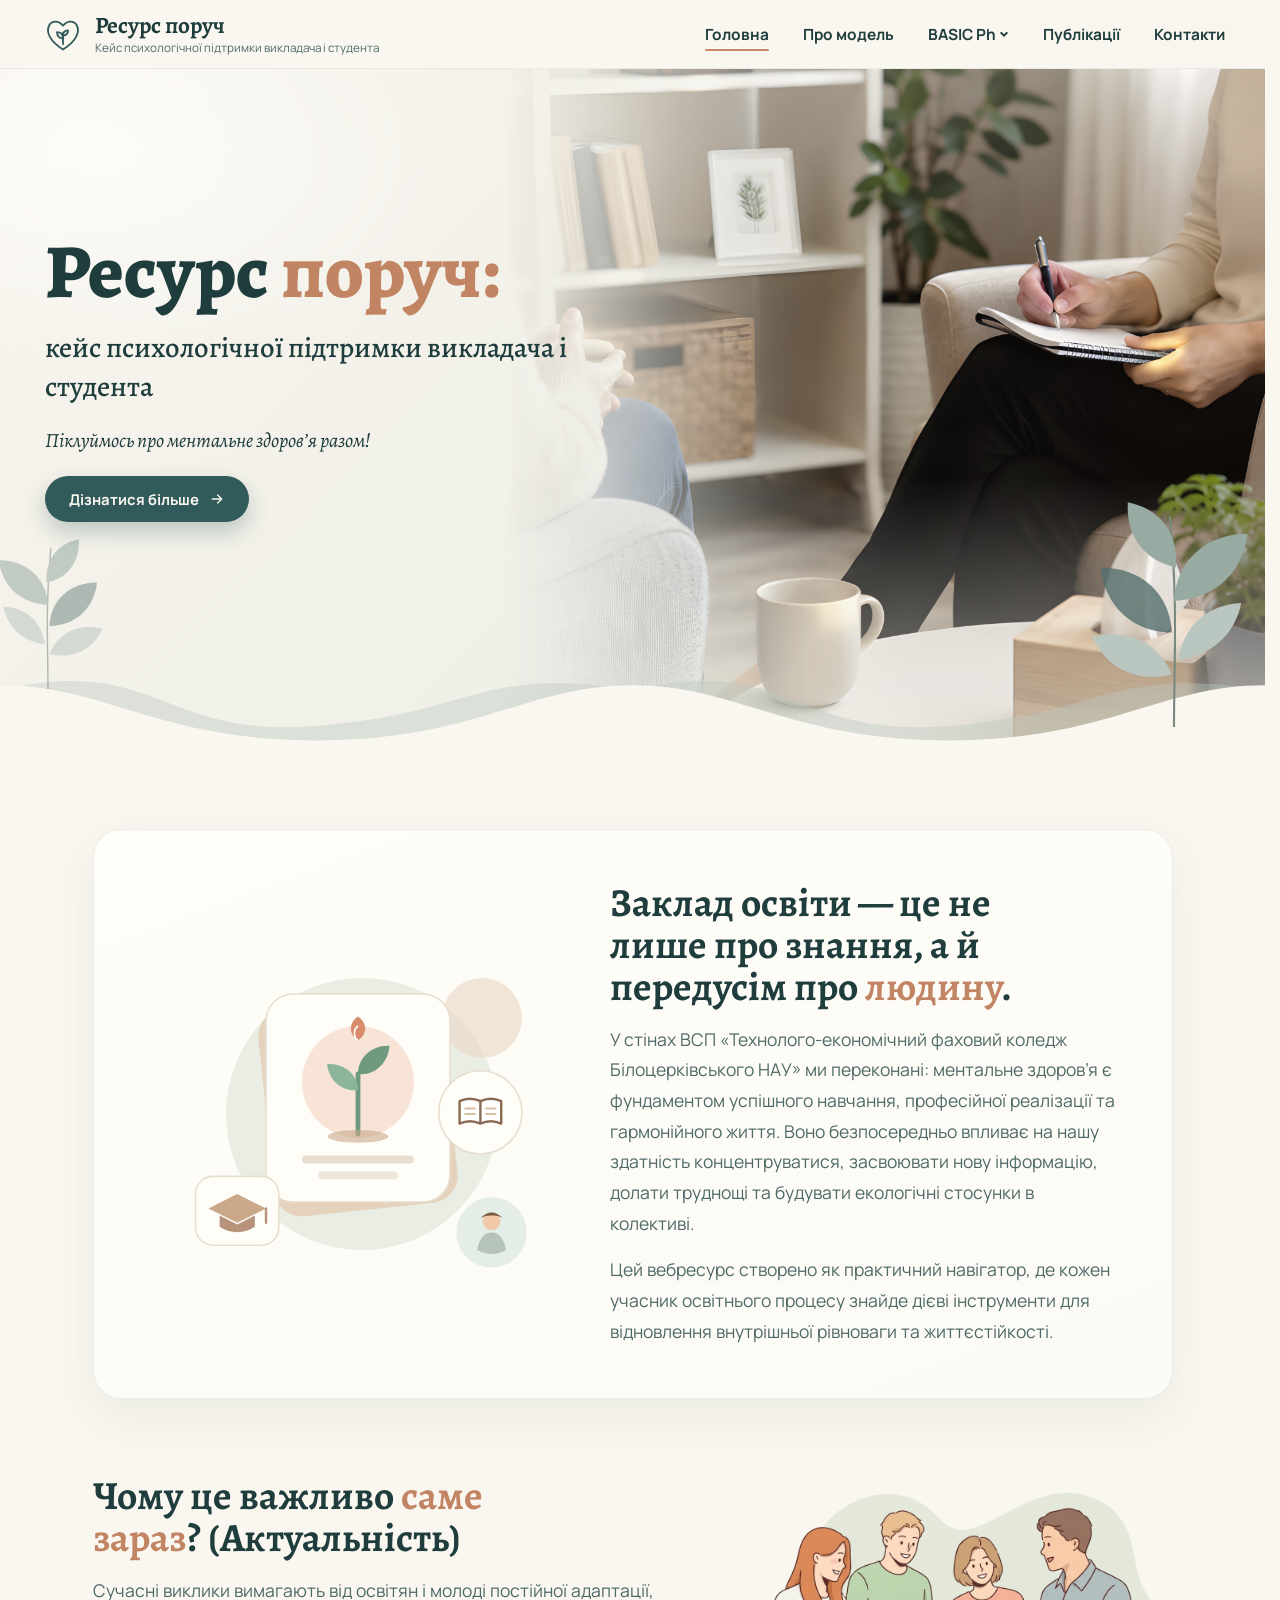
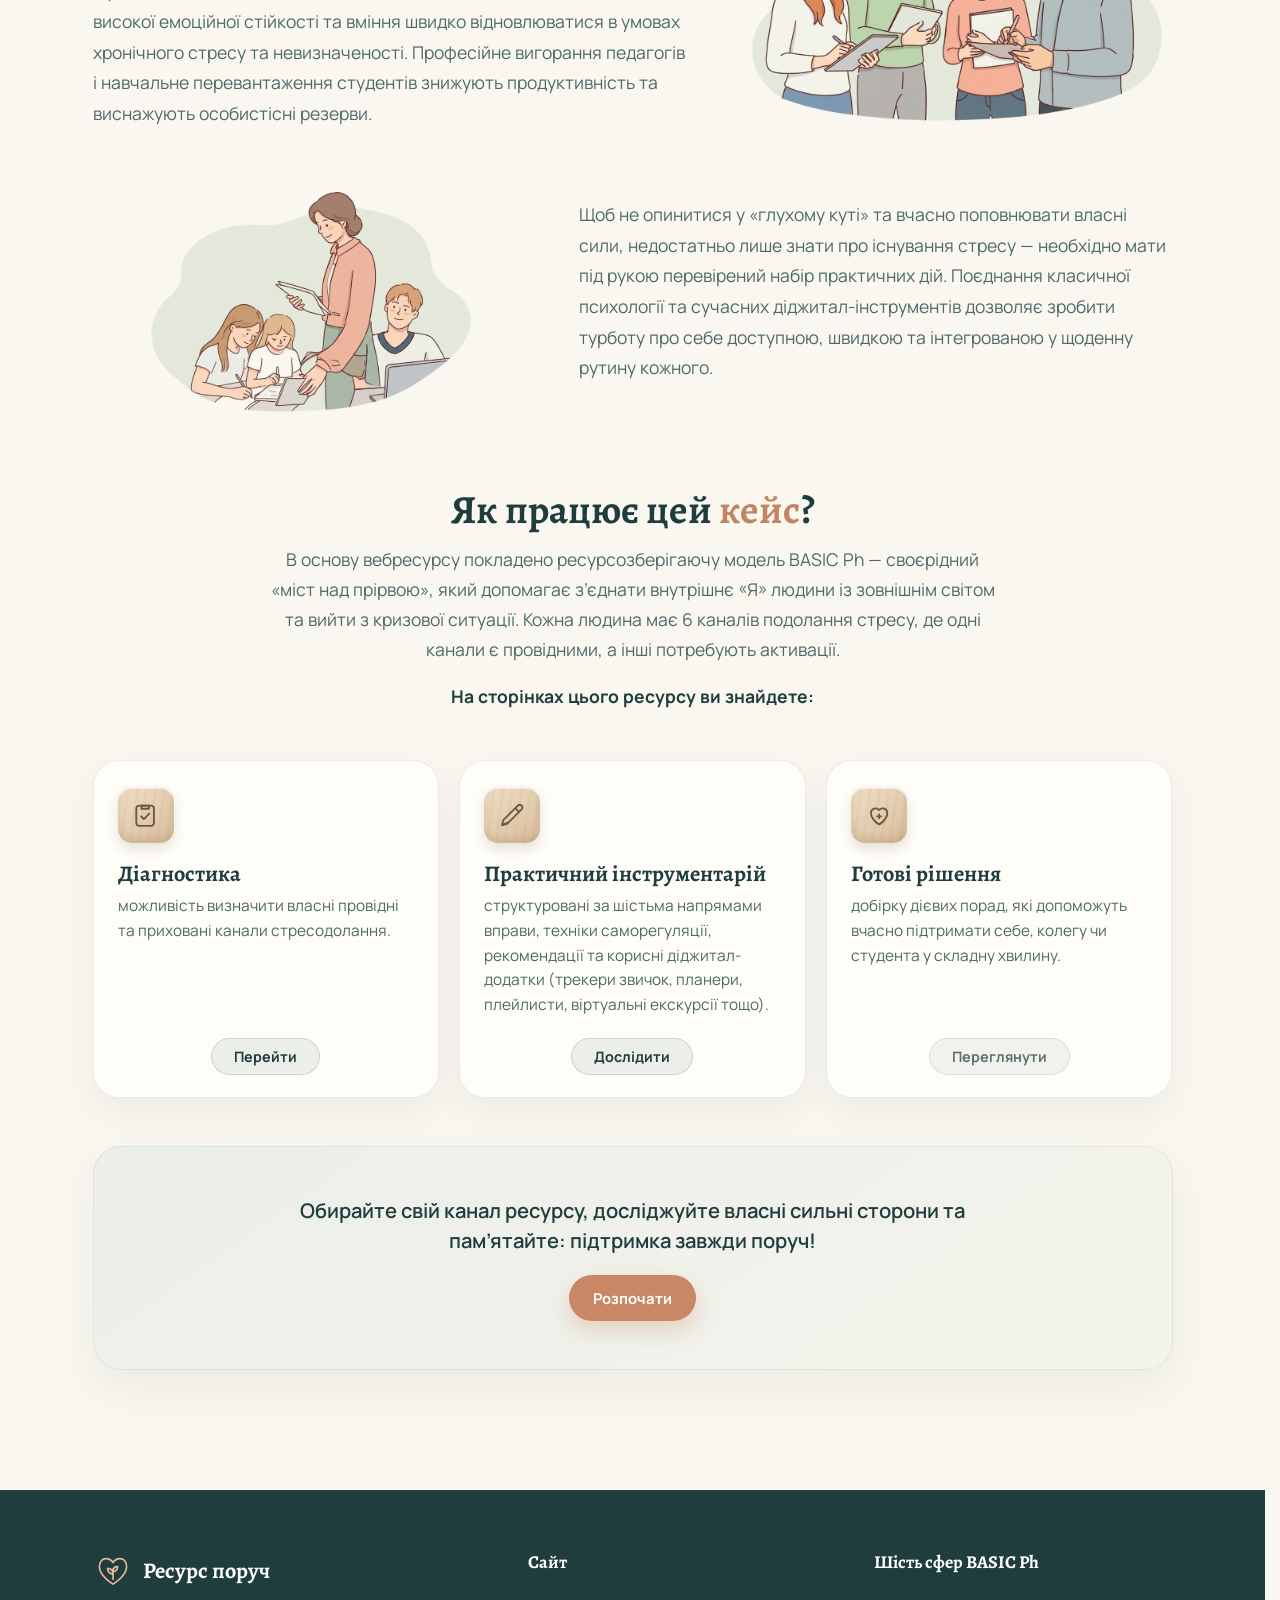
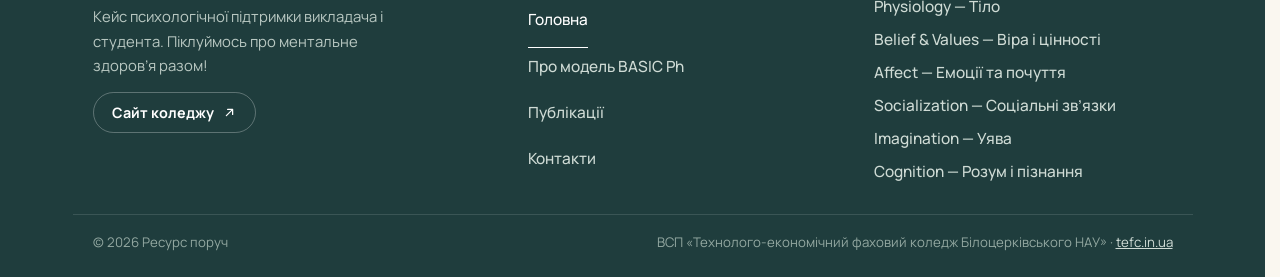
<file: index.html>
<!doctype html>
<html lang="uk">
<head>
  <meta charset="utf-8">
  <meta name="viewport" content="width=device-width, initial-scale=1">
  <title>Ресурс поруч — кейс психологічної підтримки викладача і студента</title>
  <meta name="description" content="Ресурс поруч: кейс психологічної підтримки викладача і студента. Піклуймось про ментальне здоров’я разом!">
  <meta name="theme-color" content="#F5F1E8">
  <link rel="preconnect" href="https://fonts.googleapis.com">
  <link rel="preconnect" href="https://fonts.gstatic.com" crossorigin>
  <link href="https://fonts.googleapis.com/css2?family=Manrope:wght@400;500;600;700;800&display=swap" rel="stylesheet">
  <link rel="stylesheet" href="style.css">
  <noscript><style>.reveal,.appear{opacity:1!important;transform:none!important}</style></noscript>
  <script src="script.js" defer></script>
</head>
<body data-page="home">
  <!-- site-header:start -->
  <header class="topbar">
    <div class="topbar__inner">
      <a class="brand" href="index.html" aria-label="Ресурс поруч — на головну">
        <svg class="brand__logo" viewBox="0 0 48 48" fill="none" stroke="currentColor" stroke-width="2" stroke-linecap="round" stroke-linejoin="round" aria-hidden="true">
          <g class="pulse"><path d="M24 41C10 32 5 22 9 14.5c3-5.5 10.5-5.5 15 .5 4.5-6 12-6 15-.5C43 22 38 32 24 41z"/></g>
          <path d="M24 35V23"/><path d="M24 29c-4.5-.5-6.5-3.5-6.5-7 4.5 0 6.5 3 6.5 7zM24 26c3.5-.5 5.5-2.8 5.5-6-3.5 0-5.5 2.4-5.5 6z"/>
        </svg>
        <span class="brand__text"><strong>Ресурс поруч</strong><small>Кейс психологічної підтримки викладача і студента</small></span>
      </a>
      <nav class="mainnav" aria-label="Основна навігація">
        <a class="navlink is-active" href="index.html">Головна</a>
        <a class="navlink " href="basic-ph.html">Про модель</a>
        <div class="has-sub">
          <button class="navlink " type="button" aria-haspopup="true" aria-expanded="false">BASIC Ph <svg viewBox="0 0 12 12"><path d="m2 4 4 4 4-4"/></svg></button>
          <div class="sub"><a href="physical.html" class=""><svg viewBox="0 0 24 24"  aria-hidden="true"><path d="M6.5 6.5v11M17.5 6.5v11M3.5 9v6M20.5 9v6M6.5 12h11"/></svg><span>Physiology<small>Тіло</small></span></a><a href="belief-values.html" class=""><svg viewBox="0 0 24 24"  aria-hidden="true"><path d="M12 20c-3.2-1-5.2-3.8-5.2-7 2.2 0 4.2 1.1 5.2 3 1-1.9 3-3 5.2-3 0 3.2-2 6-5.2 7z"/><path d="M12 16c-1.6-2.2-1.6-5.4 0-9.5 1.6 4.1 1.6 7.3 0 9.5z"/></svg><span>Belief & Values<small>Віра і цінності</small></span></a><a href="affect.html" class=""><svg viewBox="0 0 24 24"  aria-hidden="true"><path d="M12 20s-7-4.4-7-10a4 4 0 0 1 7-2.5A4 4 0 0 1 19 10c0 5.6-7 10-7 10z"/></svg><span>Affect<small>Емоції та почуття</small></span></a><a href="socialization.html" class=""><svg viewBox="0 0 24 24"  aria-hidden="true"><path d="M9 11a3 3 0 1 0 0-6 3 3 0 0 0 0 6zM3 19c0-3 2.7-5 6-5s6 2 6 5M16.5 11a2.5 2.5 0 1 0 0-5M17.5 14c2.2.3 3.5 2 3.5 4"/></svg><span>Socialization<small>Соціальні зв’язки</small></span></a><a href="imagination.html" class=""><svg viewBox="0 0 24 24"  aria-hidden="true"><path d="M12 3l2.7 5.6 6.1.9-4.4 4.3 1 6.1L12 17l-5.4 2.9 1-6.1L3.2 9.5l6.1-.9z"/></svg><span>Imagination<small>Уява</small></span></a><a href="cognition.html" class=""><svg viewBox="0 0 24 24"  aria-hidden="true"><path d="M9.5 4.5A2.8 2.8 0 0 0 6.8 7 3 3 0 0 0 5 12a3 3 0 0 0 1.5 4.6 2.8 2.8 0 0 0 5.5.9V5.2a2.8 2.8 0 0 0-2.5-.7z"/><path d="M14.5 4.5A2.8 2.8 0 0 1 17.2 7 3 3 0 0 1 19 12a3 3 0 0 1-1.5 4.6 2.8 2.8 0 0 1-5.5.9"/><path d="M9 10h1.5M13.5 10H15M9 14h1.5M13.5 14H15"/></svg><span>Cognition<small>Розум і пізнання</small></span></a></div>
        </div>
        <a class="navlink " href="publications.html">Публікації</a>
        <a class="navlink " href="contacts.html">Контакти</a>
      </nav>
      <div class="topbar__actions">
        <button class="icon-btn" type="button" data-action="search" aria-label="Пошук" aria-expanded="false"><svg viewBox="0 0 24 24"><circle cx="11" cy="11" r="6.5"/><path d="m16 16 4.5 4.5"/></svg></button>
        <button class="icon-btn" type="button" data-action="menu" aria-label="Відкрити меню" aria-expanded="false" aria-controls="drawer"><svg viewBox="0 0 24 24"><path d="M4 7h16M4 12h16M4 17h16"/></svg></button>
      </div>
    </div>
    <div class="search-panel" id="search-panel">
      <div class="search-box"><input type="search" placeholder="Пошук по сайту…" aria-label="Пошук по сайту" autocomplete="off"><ul></ul></div>
    </div>
  </header>
  <div class="drawer" id="drawer" aria-hidden="true">
    <div class="drawer__overlay" data-close></div>
    <aside class="drawer__panel" role="dialog" aria-modal="true" aria-label="Меню">
      <div class="drawer__head"><span>Меню</span><button class="icon-btn" type="button" data-close aria-label="Закрити меню"><svg viewBox="0 0 24 24"><path d="m6 6 12 12M18 6 6 18"/></svg></button></div>
      <h3>Сайт</h3><nav><a href="index.html" style="--n:0" class="is-active"><svg viewBox="0 0 24 24"  aria-hidden="true"><path d="M4 11 12 4l8 7v9h-5v-6H9v6H4z"/></svg>Головна</a><a href="basic-ph.html" style="--n:1" class=""><svg viewBox="0 0 24 24"  aria-hidden="true"><circle cx="12" cy="12" r="8"/><path d="M12 4v16M4 12h16M6.3 6.3l11.4 11.4M17.7 6.3 6.3 17.7"/></svg>Про модель BASIC Ph</a></nav>
      <h3>Шість сфер BASIC Ph</h3><nav><a href="physical.html" style="--n:2" class=""><svg viewBox="0 0 24 24"  aria-hidden="true"><path d="M6.5 6.5v11M17.5 6.5v11M3.5 9v6M20.5 9v6M6.5 12h11"/></svg>Physiology — Тіло</a><a href="belief-values.html" style="--n:3" class=""><svg viewBox="0 0 24 24"  aria-hidden="true"><path d="M12 20c-3.2-1-5.2-3.8-5.2-7 2.2 0 4.2 1.1 5.2 3 1-1.9 3-3 5.2-3 0 3.2-2 6-5.2 7z"/><path d="M12 16c-1.6-2.2-1.6-5.4 0-9.5 1.6 4.1 1.6 7.3 0 9.5z"/></svg>Belief & Values — Віра і цінності</a><a href="affect.html" style="--n:4" class=""><svg viewBox="0 0 24 24"  aria-hidden="true"><path d="M12 20s-7-4.4-7-10a4 4 0 0 1 7-2.5A4 4 0 0 1 19 10c0 5.6-7 10-7 10z"/></svg>Affect — Емоції та почуття</a><a href="socialization.html" style="--n:5" class=""><svg viewBox="0 0 24 24"  aria-hidden="true"><path d="M9 11a3 3 0 1 0 0-6 3 3 0 0 0 0 6zM3 19c0-3 2.7-5 6-5s6 2 6 5M16.5 11a2.5 2.5 0 1 0 0-5M17.5 14c2.2.3 3.5 2 3.5 4"/></svg>Socialization — Соціальні зв’язки</a><a href="imagination.html" style="--n:6" class=""><svg viewBox="0 0 24 24"  aria-hidden="true"><path d="M12 3l2.7 5.6 6.1.9-4.4 4.3 1 6.1L12 17l-5.4 2.9 1-6.1L3.2 9.5l6.1-.9z"/></svg>Imagination — Уява</a><a href="cognition.html" style="--n:7" class=""><svg viewBox="0 0 24 24"  aria-hidden="true"><path d="M9.5 4.5A2.8 2.8 0 0 0 6.8 7 3 3 0 0 0 5 12a3 3 0 0 0 1.5 4.6 2.8 2.8 0 0 0 5.5.9V5.2a2.8 2.8 0 0 0-2.5-.7z"/><path d="M14.5 4.5A2.8 2.8 0 0 1 17.2 7 3 3 0 0 1 19 12a3 3 0 0 1-1.5 4.6 2.8 2.8 0 0 1-5.5.9"/><path d="M9 10h1.5M13.5 10H15M9 14h1.5M13.5 14H15"/></svg>Cognition — Розум і пізнання</a></nav>
      <h3>Ще</h3><nav><a href="publications.html" style="--n:8" class=""><svg viewBox="0 0 24 24"  aria-hidden="true"><path d="M5 4h11a3 3 0 0 1 3 3v12H8a3 3 0 0 1-3-3z"/><path d="M9 8h6M9 12h6M9 16h3"/></svg>Публікації</a><a href="contacts.html" style="--n:9" class=""><svg viewBox="0 0 24 24"  aria-hidden="true"><rect x="3" y="5" width="18" height="14" rx="2.5"/><path d="m4 7 8 6 8-6"/></svg>Контакти</a></nav>
    </aside>
  </div>
  <!-- site-header:end -->
  <main>
    <section class="hero hero--home" aria-labelledby="hero-title">
      <div class="hero__media">
        <div class="hero__photo" style="--pos: 72% 50%"></div>
        <div class="hero__art" data-icon="heart"></div>
      </div>

      <div class="hero__content">
        <div class="hero__text">
          <h1 id="hero-title">Ресурс поруч:</h1>
          <p class="hero__lead reveal">кейс психологічної підтримки викладача і студента</p>
          <p class="hero__tagline reveal"><em>Піклуймось про ментальне здоров’я разом!</em></p>
          <a class="btn reveal" href="basic-ph.html">
            Дізнатися більше
            <svg viewBox="0 0 24 24" aria-hidden="true"><path d="M5 12h14M13 6l6 6-6 6"/></svg>
          </a>
        </div>
      </div>

      <div class="hero__wave" aria-hidden="true"></div>
    </section>

    <div class="home">

      <!-- Вступ -->
      <section class="home__sec home-intro card appear" aria-labelledby="intro-title">
        <figure class="home-art home-art--intro">
          <img src="images/edu-care.svg" alt="Ілюстрація: паросток у колі, випускний капелюх і книга — освіта, що дбає про людину" width="520" height="420" loading="lazy">
        </figure>
        <div class="home-text">
          <h2 id="intro-title">Заклад освіти — це не лише про знання, а й передусім про людину.</h2>
          <p>У стінах ВСП «Технолого-економічний фаховий коледж Білоцерківського НАУ» ми переконані: ментальне здоров’я є фундаментом успішного навчання, професійної реалізації та гармонійного життя. Воно безпосередньо впливає на нашу здатність концентруватися, засвоювати нову інформацію, долати труднощі та будувати екологічні стосунки в колективі.</p>
          <p>Цей вебресурс створено як практичний навігатор, де кожен учасник освітнього процесу знайде дієві інструменти для відновлення внутрішньої рівноваги та життєстійкості.</p>
        </div>
      </section>

      <!-- Актуальність -->
      <section class="home__sec home-urgency" aria-labelledby="urgency-title">
        <div class="home-row appear">
          <div class="home-text">
            <h2 id="urgency-title">Чому це важливо саме зараз? (Актуальність)</h2>
            <p>Сучасні виклики вимагають від освітян і молоді постійної адаптації, високої емоційної стійкості та вміння швидко відновлюватися в умовах хронічного стресу та невизначеності. Професійне вигорання педагогів і навчальне перевантаження студентів знижують продуктивність та виснажують особистісні резерви.</p>
          </div>
          <figure class="home-art">
            <img src="images/urgency-team.png" alt="Ілюстрація: четверо молодих людей разом обговорюють матеріали з планшетами" width="1100" height="614" loading="lazy">
          </figure>
        </div>
        <div class="home-row home-row--flip appear">
          <figure class="home-art">
            <img src="images/urgency-teacher.png" alt="Ілюстрація: викладачка допомагає студентам, які працюють за столом" width="1100" height="614" loading="lazy">
          </figure>
          <div class="home-text">
            <p>Щоб не опинитися у «глухому куті» та вчасно поповнювати власні сили, недостатньо лише знати про існування стресу — необхідно мати під рукою перевірений набір практичних дій. Поєднання класичної психології та сучасних діджитал-інструментів дозволяє зробити турботу про себе доступною, швидкою та інтегрованою у щоденну рутину кожного.</p>
          </div>
        </div>
      </section>

      <!-- Як працює кейс -->
      <section class="home__sec home-how appear" aria-labelledby="how-title">
        <header class="home-how__head">
          <h2 id="how-title">Як працює цей кейс?</h2>
          <p>В основу вебресурсу покладено ресурсозберігаючу модель BASIC Ph — своєрідний «міст над прірвою», який допомагає з’єднати внутрішнє «Я» людини із зовнішнім світом та вийти з кризової ситуації. Кожна людина має 6 каналів подолання стресу, де одні канали є провідними, а інші потребують активації.</p>
          <p class="home-how__lead">На сторінках цього ресурсу ви знайдете:</p>
        </header>

        <ul class="feat">
          <li class="feat__card">
            <span class="feat__icon" aria-hidden="true"><svg viewBox="0 0 24 24"><rect x="5" y="4.5" width="14" height="16" rx="2.5"/><path d="M9 4.5h6v2.5H9z"/><path d="m8.8 13 2.2 2.2 4.2-4.4"/></svg></span>
            <h3>Діагностика</h3>
            <p>можливість визначити власні провідні та приховані канали стресодолання.</p>
            <a class="pill" href="basic-ph.html#test">Перейти</a>
          </li>
          <li class="feat__card">
            <span class="feat__icon" aria-hidden="true"><svg viewBox="0 0 24 24"><path d="m14.5 6.5 3 3M4 20l1-4L16.5 4.5a2.1 2.1 0 0 1 3 3L8 19z"/><path d="M5 19.5 8.5 18"/></svg></span>
            <h3>Практичний інструментарій</h3>
            <p>структуровані за шістьма напрямами вправи, техніки саморегуляції, рекомендації та корисні діджитал-додатки (трекери звичок, планери, плейлисти, віртуальні екскурсії тощо).</p>
            <a class="pill" href="basic-ph.html#practices">Дослідити</a>
          </li>
          <li class="feat__card">
            <span class="feat__icon" aria-hidden="true"><svg viewBox="0 0 24 24"><path d="M12 19.5s-6.5-4-6.5-9.2A3.7 3.7 0 0 1 12 8a3.7 3.7 0 0 1 6.5 2.3c0 5.2-6.5 9.2-6.5 9.2z"/><path d="M12 11.5v3M10.5 13h3"/></svg></span>
            <h3>Готові рішення</h3>
            <p>добірку дієвих порад, які допоможуть вчасно підтримати себе, колегу чи студента у складну хвилину.</p>
            <span class="pill pill--soon" role="link" aria-disabled="true" title="Розділ з’явиться згодом">Переглянути</span>
          </li>
        </ul>

        <div class="cta">
          <p>Обирайте свій канал ресурсу, досліджуйте власні сильні сторони та пам’ятайте: підтримка завжди поруч!</p>
          <a class="btn" href="basic-ph.html">Розпочати</a>
        </div>
      </section>

    </div>
  </main>
</body>
</html>
</file>
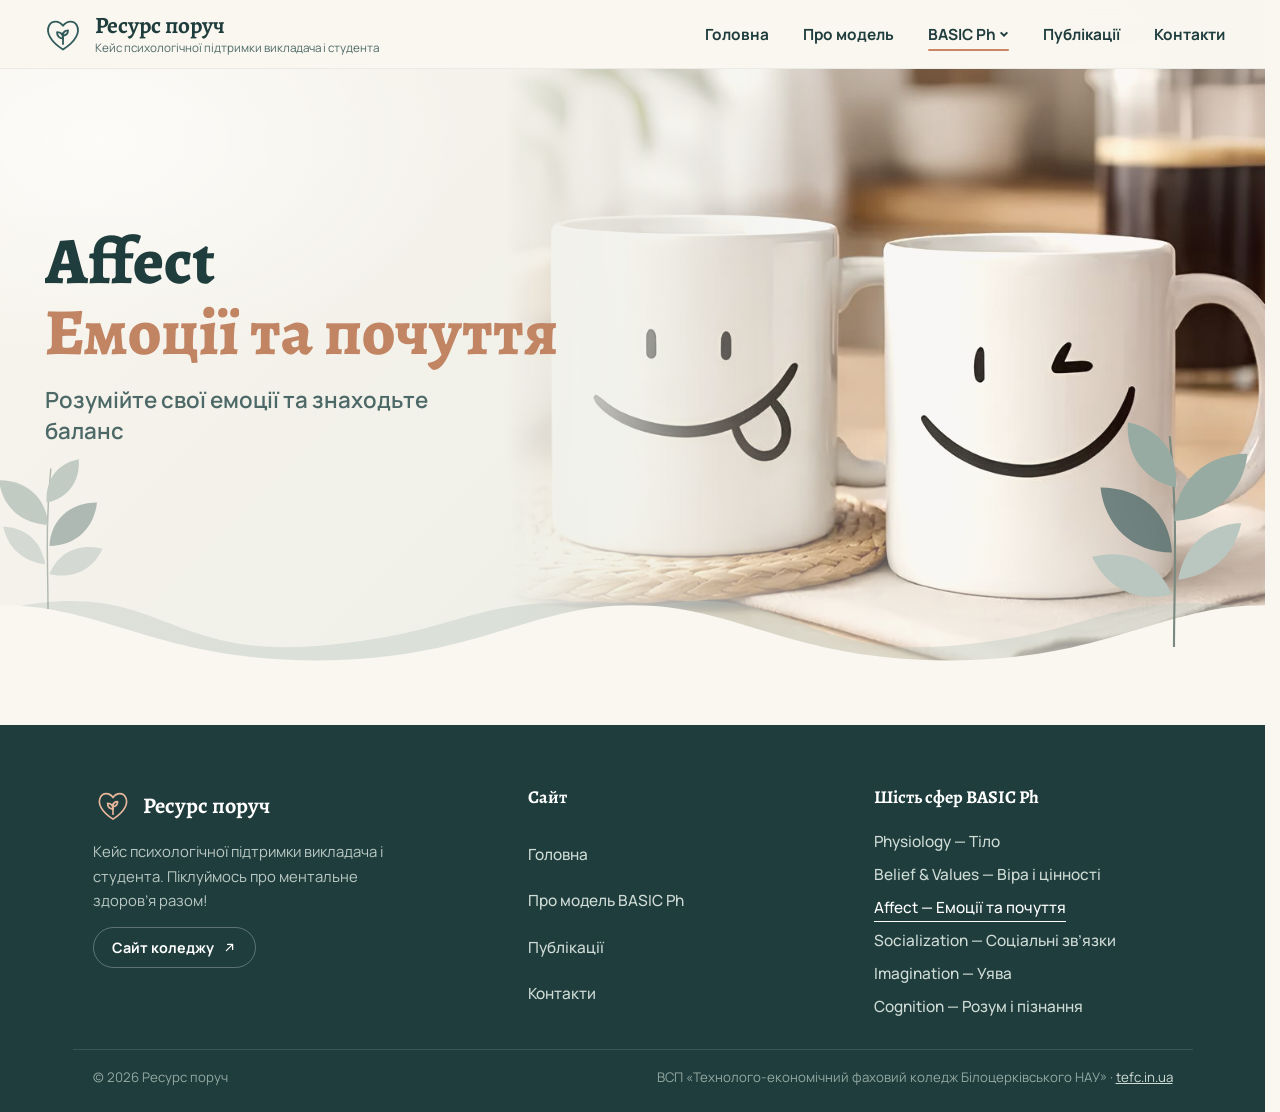
<file: affect.html>
<!doctype html>
<html lang="uk">
<head>
  <meta charset="utf-8">
  <meta name="viewport" content="width=device-width, initial-scale=1">
  <title>Affect · Емоції та почуття — Ресурс поруч</title>
  <meta name="description" content="Affect — розумійте свої емоції та знаходьте баланс.">
  <meta name="theme-color" content="#F5F1E8">
  <link rel="preconnect" href="https://fonts.googleapis.com">
  <link rel="preconnect" href="https://fonts.gstatic.com" crossorigin>
  <link href="https://fonts.googleapis.com/css2?family=Manrope:wght@400;500;600;700;800&display=swap" rel="stylesheet">
  <link rel="stylesheet" href="style.css">
  <noscript><style>.reveal{opacity:1!important;transform:none!important}</style></noscript>
  <script src="script.js" defer></script>
</head>
<body data-page="affect">
  <!-- site-header:start -->
  <header class="topbar">
    <div class="topbar__inner">
      <a class="brand" href="index.html" aria-label="Ресурс поруч — на головну">
        <svg class="brand__logo" viewBox="0 0 48 48" fill="none" stroke="currentColor" stroke-width="2" stroke-linecap="round" stroke-linejoin="round" aria-hidden="true">
          <g class="pulse"><path d="M24 41C10 32 5 22 9 14.5c3-5.5 10.5-5.5 15 .5 4.5-6 12-6 15-.5C43 22 38 32 24 41z"/></g>
          <path d="M24 35V23"/><path d="M24 29c-4.5-.5-6.5-3.5-6.5-7 4.5 0 6.5 3 6.5 7zM24 26c3.5-.5 5.5-2.8 5.5-6-3.5 0-5.5 2.4-5.5 6z"/>
        </svg>
        <span class="brand__text"><strong>Ресурс поруч</strong><small>Кейс психологічної підтримки викладача і студента</small></span>
      </a>
      <nav class="mainnav" aria-label="Основна навігація">
        <a class="navlink " href="index.html">Головна</a>
        <a class="navlink " href="basic-ph.html">Про модель</a>
        <div class="has-sub">
          <button class="navlink is-active" type="button" aria-haspopup="true" aria-expanded="false">BASIC Ph <svg viewBox="0 0 12 12"><path d="m2 4 4 4 4-4"/></svg></button>
          <div class="sub"><a href="physical.html" class=""><svg viewBox="0 0 24 24"  aria-hidden="true"><path d="M6.5 6.5v11M17.5 6.5v11M3.5 9v6M20.5 9v6M6.5 12h11"/></svg><span>Physiology<small>Тіло</small></span></a><a href="belief-values.html" class=""><svg viewBox="0 0 24 24"  aria-hidden="true"><path d="M12 20c-3.2-1-5.2-3.8-5.2-7 2.2 0 4.2 1.1 5.2 3 1-1.9 3-3 5.2-3 0 3.2-2 6-5.2 7z"/><path d="M12 16c-1.6-2.2-1.6-5.4 0-9.5 1.6 4.1 1.6 7.3 0 9.5z"/></svg><span>Belief & Values<small>Віра і цінності</small></span></a><a href="affect.html" class="is-active"><svg viewBox="0 0 24 24"  aria-hidden="true"><path d="M12 20s-7-4.4-7-10a4 4 0 0 1 7-2.5A4 4 0 0 1 19 10c0 5.6-7 10-7 10z"/></svg><span>Affect<small>Емоції та почуття</small></span></a><a href="socialization.html" class=""><svg viewBox="0 0 24 24"  aria-hidden="true"><path d="M9 11a3 3 0 1 0 0-6 3 3 0 0 0 0 6zM3 19c0-3 2.7-5 6-5s6 2 6 5M16.5 11a2.5 2.5 0 1 0 0-5M17.5 14c2.2.3 3.5 2 3.5 4"/></svg><span>Socialization<small>Соціальні зв’язки</small></span></a><a href="imagination.html" class=""><svg viewBox="0 0 24 24"  aria-hidden="true"><path d="M12 3l2.7 5.6 6.1.9-4.4 4.3 1 6.1L12 17l-5.4 2.9 1-6.1L3.2 9.5l6.1-.9z"/></svg><span>Imagination<small>Уява</small></span></a><a href="cognition.html" class=""><svg viewBox="0 0 24 24"  aria-hidden="true"><path d="M9.5 4.5A2.8 2.8 0 0 0 6.8 7 3 3 0 0 0 5 12a3 3 0 0 0 1.5 4.6 2.8 2.8 0 0 0 5.5.9V5.2a2.8 2.8 0 0 0-2.5-.7z"/><path d="M14.5 4.5A2.8 2.8 0 0 1 17.2 7 3 3 0 0 1 19 12a3 3 0 0 1-1.5 4.6 2.8 2.8 0 0 1-5.5.9"/><path d="M9 10h1.5M13.5 10H15M9 14h1.5M13.5 14H15"/></svg><span>Cognition<small>Розум і пізнання</small></span></a></div>
        </div>
        <a class="navlink " href="publications.html">Публікації</a>
        <a class="navlink " href="contacts.html">Контакти</a>
      </nav>
      <div class="topbar__actions">
        <button class="icon-btn" type="button" data-action="search" aria-label="Пошук" aria-expanded="false"><svg viewBox="0 0 24 24"><circle cx="11" cy="11" r="6.5"/><path d="m16 16 4.5 4.5"/></svg></button>
        <button class="icon-btn" type="button" data-action="menu" aria-label="Відкрити меню" aria-expanded="false" aria-controls="drawer"><svg viewBox="0 0 24 24"><path d="M4 7h16M4 12h16M4 17h16"/></svg></button>
      </div>
    </div>
    <div class="search-panel" id="search-panel">
      <div class="search-box"><input type="search" placeholder="Пошук по сайту…" aria-label="Пошук по сайту" autocomplete="off"><ul></ul></div>
    </div>
  </header>
  <div class="drawer" id="drawer" aria-hidden="true">
    <div class="drawer__overlay" data-close></div>
    <aside class="drawer__panel" role="dialog" aria-modal="true" aria-label="Меню">
      <div class="drawer__head"><span>Меню</span><button class="icon-btn" type="button" data-close aria-label="Закрити меню"><svg viewBox="0 0 24 24"><path d="m6 6 12 12M18 6 6 18"/></svg></button></div>
      <h3>Сайт</h3><nav><a href="index.html" style="--n:0" class=""><svg viewBox="0 0 24 24"  aria-hidden="true"><path d="M4 11 12 4l8 7v9h-5v-6H9v6H4z"/></svg>Головна</a><a href="basic-ph.html" style="--n:1" class=""><svg viewBox="0 0 24 24"  aria-hidden="true"><circle cx="12" cy="12" r="8"/><path d="M12 4v16M4 12h16M6.3 6.3l11.4 11.4M17.7 6.3 6.3 17.7"/></svg>Про модель BASIC Ph</a></nav>
      <h3>Шість сфер BASIC Ph</h3><nav><a href="physical.html" style="--n:2" class=""><svg viewBox="0 0 24 24"  aria-hidden="true"><path d="M6.5 6.5v11M17.5 6.5v11M3.5 9v6M20.5 9v6M6.5 12h11"/></svg>Physiology — Тіло</a><a href="belief-values.html" style="--n:3" class=""><svg viewBox="0 0 24 24"  aria-hidden="true"><path d="M12 20c-3.2-1-5.2-3.8-5.2-7 2.2 0 4.2 1.1 5.2 3 1-1.9 3-3 5.2-3 0 3.2-2 6-5.2 7z"/><path d="M12 16c-1.6-2.2-1.6-5.4 0-9.5 1.6 4.1 1.6 7.3 0 9.5z"/></svg>Belief & Values — Віра і цінності</a><a href="affect.html" style="--n:4" class="is-active"><svg viewBox="0 0 24 24"  aria-hidden="true"><path d="M12 20s-7-4.4-7-10a4 4 0 0 1 7-2.5A4 4 0 0 1 19 10c0 5.6-7 10-7 10z"/></svg>Affect — Емоції та почуття</a><a href="socialization.html" style="--n:5" class=""><svg viewBox="0 0 24 24"  aria-hidden="true"><path d="M9 11a3 3 0 1 0 0-6 3 3 0 0 0 0 6zM3 19c0-3 2.7-5 6-5s6 2 6 5M16.5 11a2.5 2.5 0 1 0 0-5M17.5 14c2.2.3 3.5 2 3.5 4"/></svg>Socialization — Соціальні зв’язки</a><a href="imagination.html" style="--n:6" class=""><svg viewBox="0 0 24 24"  aria-hidden="true"><path d="M12 3l2.7 5.6 6.1.9-4.4 4.3 1 6.1L12 17l-5.4 2.9 1-6.1L3.2 9.5l6.1-.9z"/></svg>Imagination — Уява</a><a href="cognition.html" style="--n:7" class=""><svg viewBox="0 0 24 24"  aria-hidden="true"><path d="M9.5 4.5A2.8 2.8 0 0 0 6.8 7 3 3 0 0 0 5 12a3 3 0 0 0 1.5 4.6 2.8 2.8 0 0 0 5.5.9V5.2a2.8 2.8 0 0 0-2.5-.7z"/><path d="M14.5 4.5A2.8 2.8 0 0 1 17.2 7 3 3 0 0 1 19 12a3 3 0 0 1-1.5 4.6 2.8 2.8 0 0 1-5.5.9"/><path d="M9 10h1.5M13.5 10H15M9 14h1.5M13.5 14H15"/></svg>Cognition — Розум і пізнання</a></nav>
      <h3>Ще</h3><nav><a href="publications.html" style="--n:8" class=""><svg viewBox="0 0 24 24"  aria-hidden="true"><path d="M5 4h11a3 3 0 0 1 3 3v12H8a3 3 0 0 1-3-3z"/><path d="M9 8h6M9 12h6M9 16h3"/></svg>Публікації</a><a href="contacts.html" style="--n:9" class=""><svg viewBox="0 0 24 24"  aria-hidden="true"><rect x="3" y="5" width="18" height="14" rx="2.5"/><path d="m4 7 8 6 8-6"/></svg>Контакти</a></nav>
    </aside>
  </div>
  <!-- site-header:end -->
  <main>
    <section class="hero" aria-labelledby="hero-title">
      <div class="hero__media">
        <div class="hero__photo" style="--pos: 65% 50%"></div>
        <div class="hero__art" data-icon="smile"></div>
      </div>

      <div class="hero__content">
        <div class="hero__text">
          <h1 id="hero-title">Affect<br>Емоції та почуття</h1>
          <p class="hero__sub reveal">Розумійте свої емоції та знаходьте баланс</p>
        </div>
      </div>

      <div class="hero__wave" aria-hidden="true"></div>
    </section>
  </main>
</body>
</html>
</file>
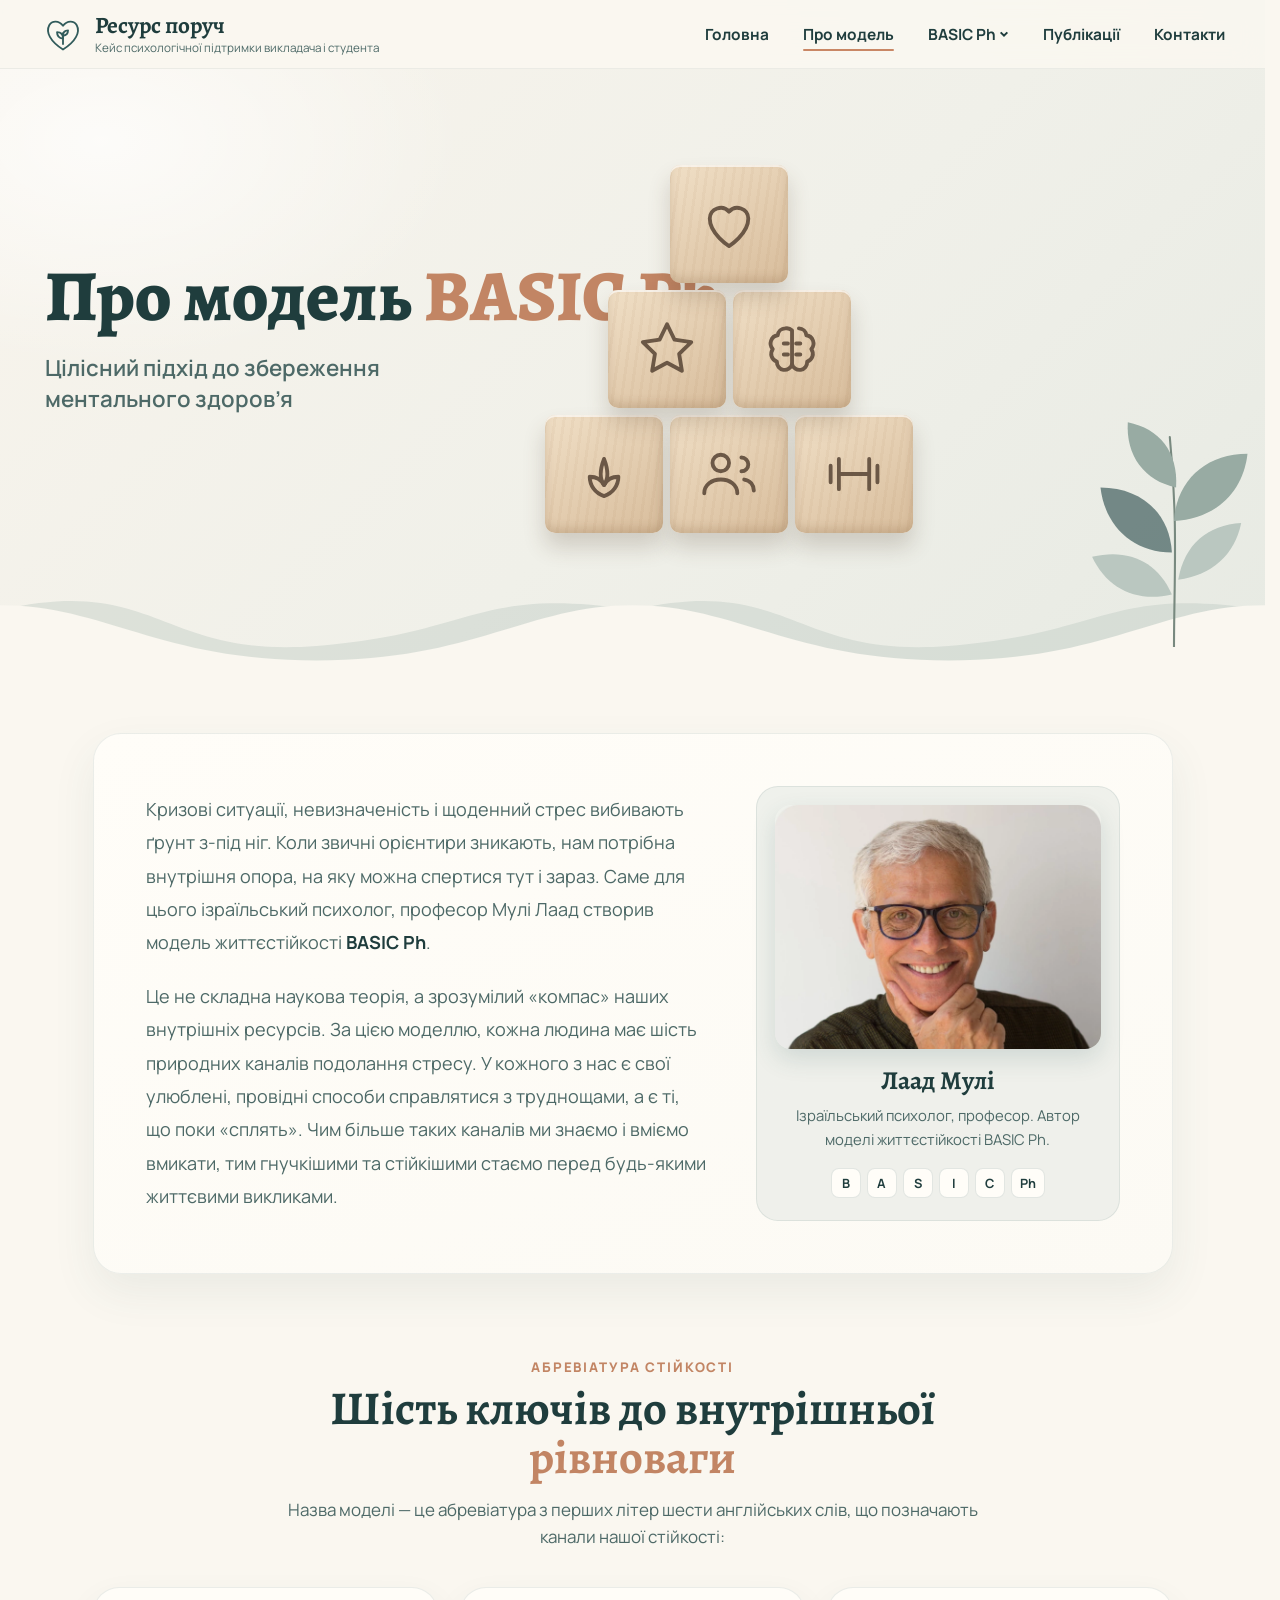
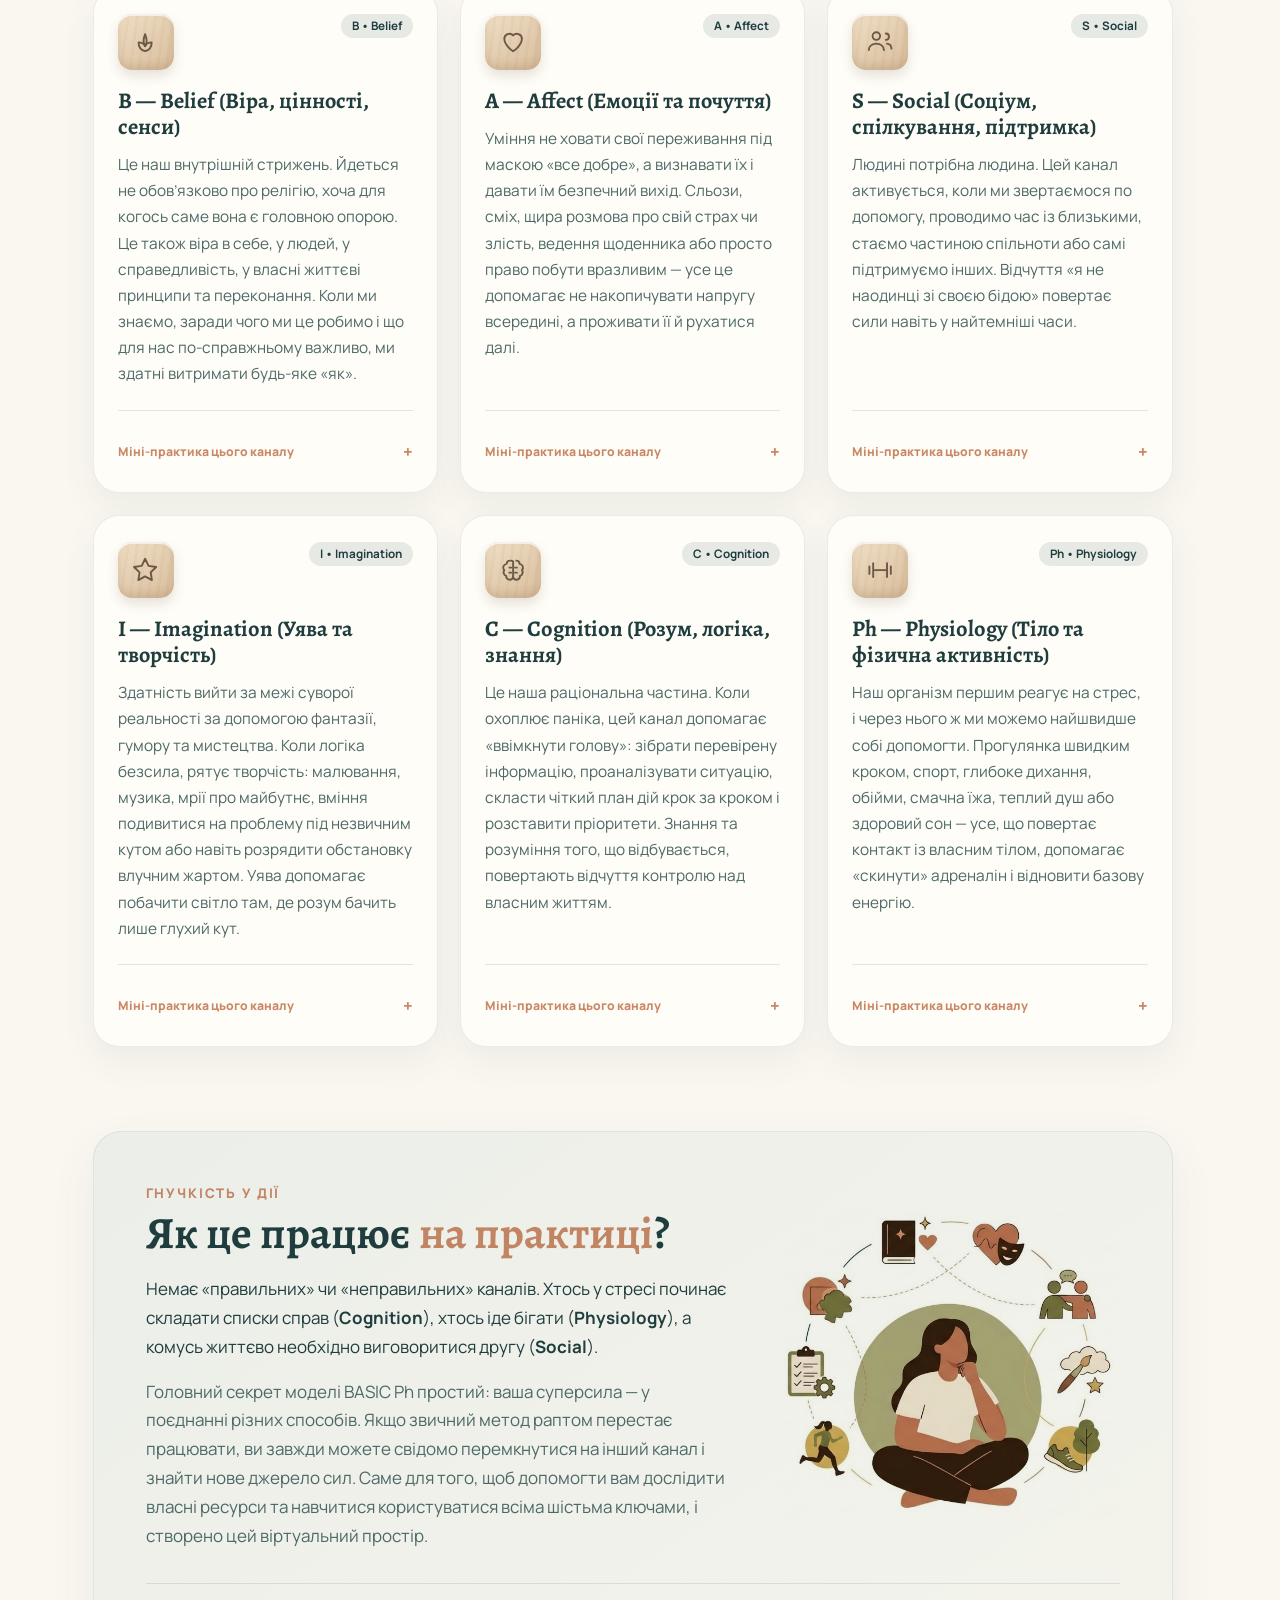
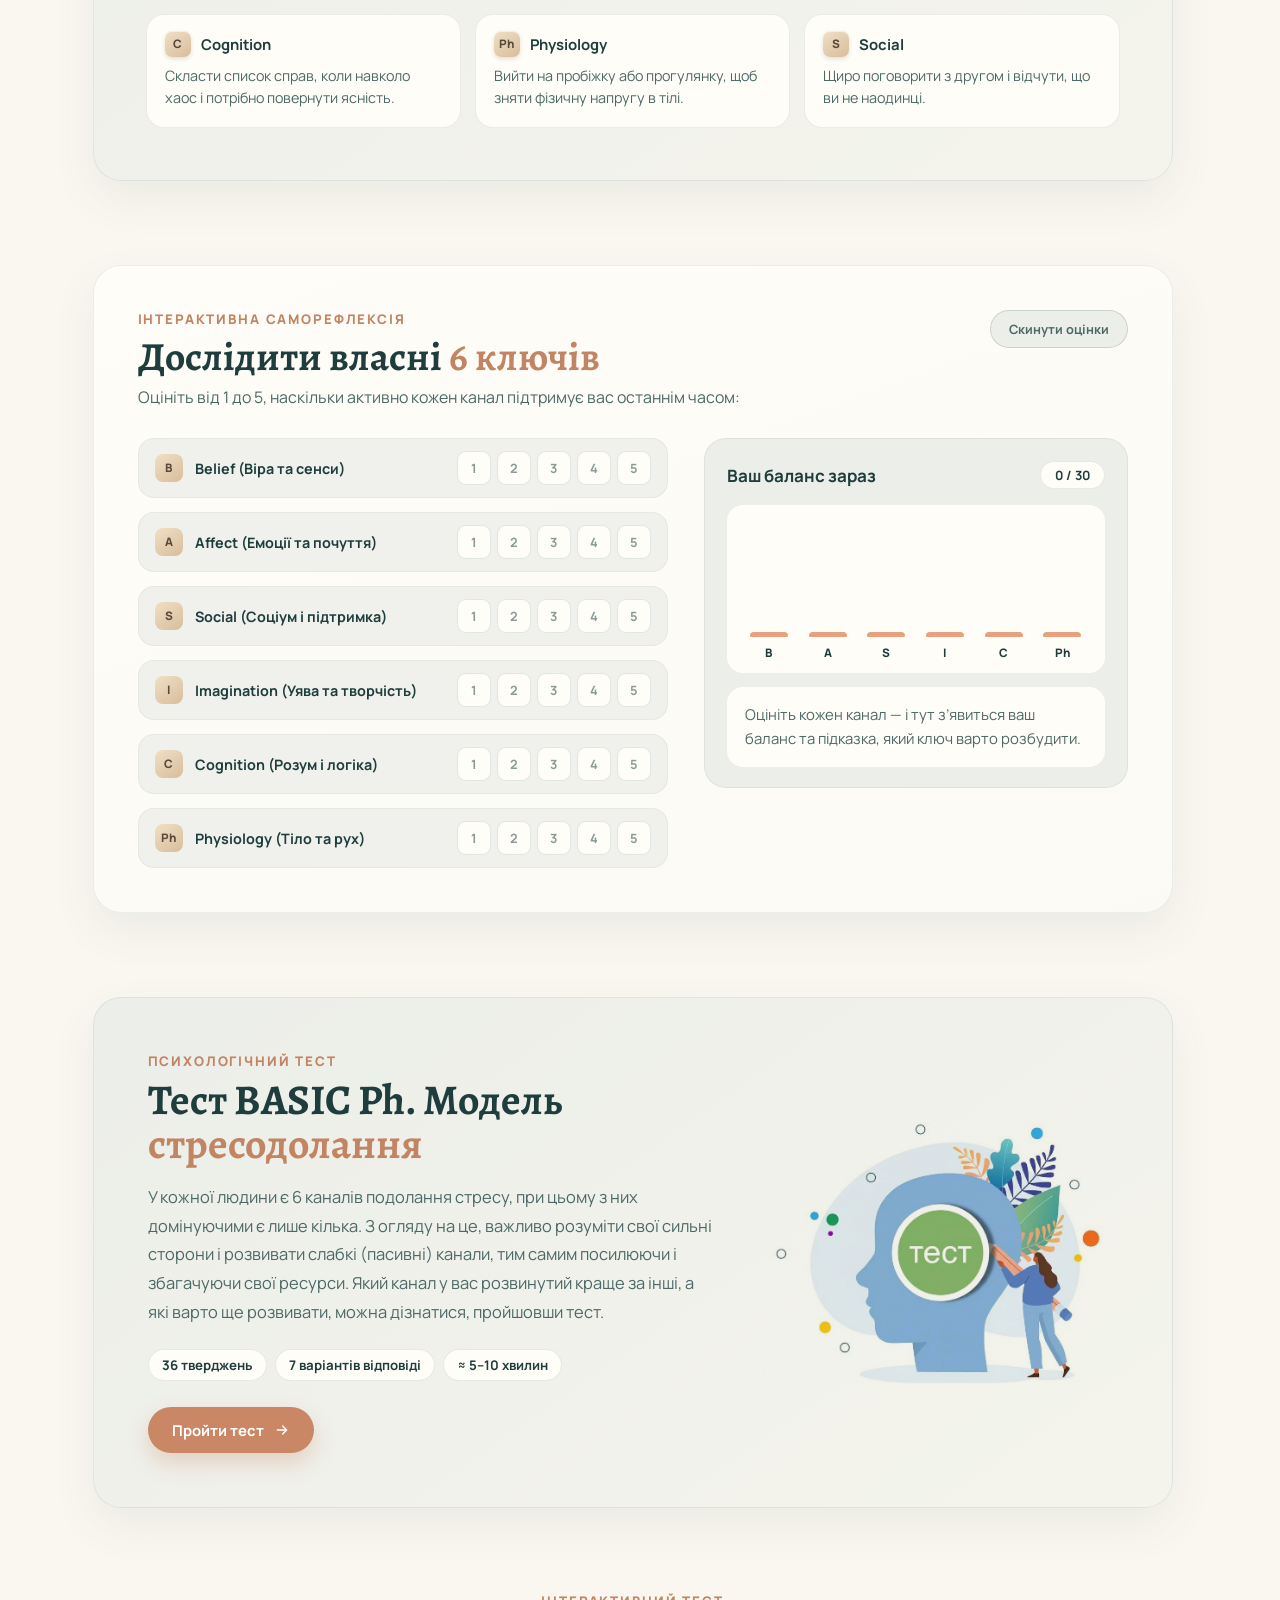
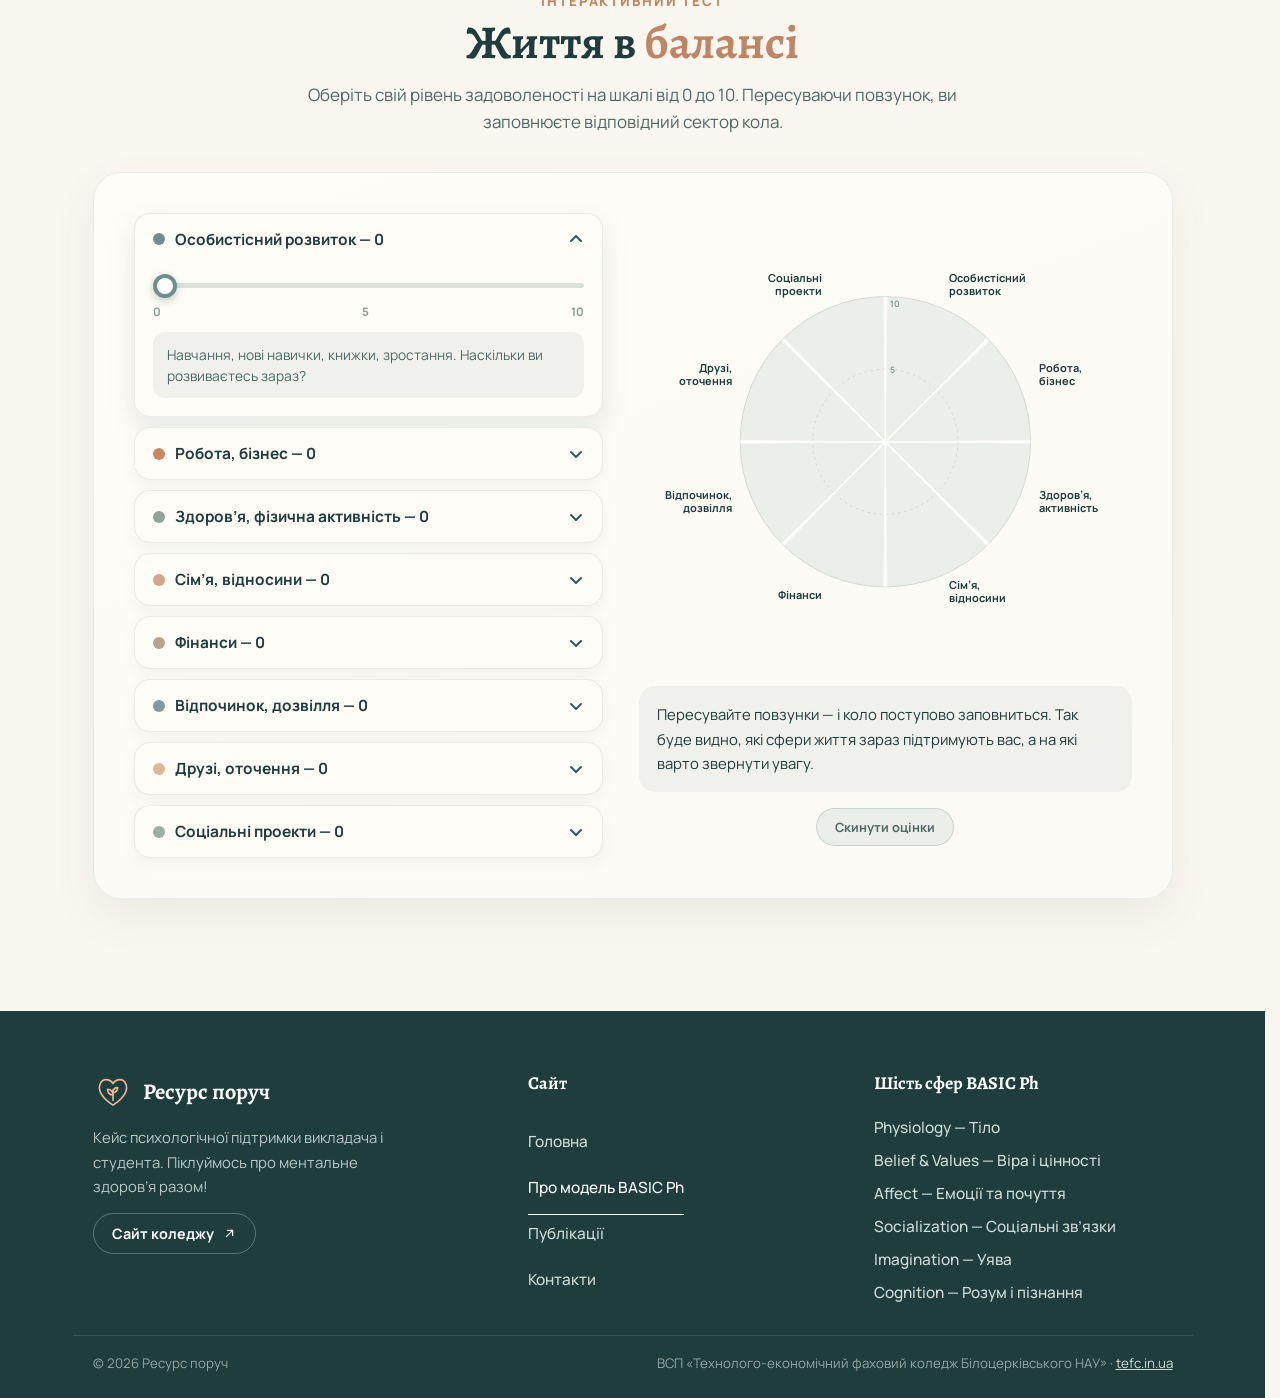
<file: basic-ph.html>
<!doctype html>
<html lang="uk">
<head>
  <meta charset="utf-8">
  <meta name="viewport" content="width=device-width, initial-scale=1">
  <title>Про модель BASIC Ph — Ресурс поруч</title>
  <meta name="description" content="Цілісний підхід до збереження ментального здоров’я: шість сфер моделі BASIC Ph.">
  <meta name="theme-color" content="#F5F1E8">
  <link rel="preconnect" href="https://fonts.googleapis.com">
  <link rel="preconnect" href="https://fonts.gstatic.com" crossorigin>
  <link href="https://fonts.googleapis.com/css2?family=Manrope:wght@400;500;600;700;800&display=swap" rel="stylesheet">
  <link rel="stylesheet" href="style.css">
  <noscript><style>.reveal,.appear{opacity:1!important;transform:none!important}</style></noscript>
  <script src="script.js" defer></script>
</head>
<body data-page="basic">
  <!-- site-header:start -->
  <header class="topbar">
    <div class="topbar__inner">
      <a class="brand" href="index.html" aria-label="Ресурс поруч — на головну">
        <svg class="brand__logo" viewBox="0 0 48 48" fill="none" stroke="currentColor" stroke-width="2" stroke-linecap="round" stroke-linejoin="round" aria-hidden="true">
          <g class="pulse"><path d="M24 41C10 32 5 22 9 14.5c3-5.5 10.5-5.5 15 .5 4.5-6 12-6 15-.5C43 22 38 32 24 41z"/></g>
          <path d="M24 35V23"/><path d="M24 29c-4.5-.5-6.5-3.5-6.5-7 4.5 0 6.5 3 6.5 7zM24 26c3.5-.5 5.5-2.8 5.5-6-3.5 0-5.5 2.4-5.5 6z"/>
        </svg>
        <span class="brand__text"><strong>Ресурс поруч</strong><small>Кейс психологічної підтримки викладача і студента</small></span>
      </a>
      <nav class="mainnav" aria-label="Основна навігація">
        <a class="navlink " href="index.html">Головна</a>
        <a class="navlink is-active" href="basic-ph.html">Про модель</a>
        <div class="has-sub">
          <button class="navlink " type="button" aria-haspopup="true" aria-expanded="false">BASIC Ph <svg viewBox="0 0 12 12"><path d="m2 4 4 4 4-4"/></svg></button>
          <div class="sub"><a href="physical.html" class=""><svg viewBox="0 0 24 24"  aria-hidden="true"><path d="M6.5 6.5v11M17.5 6.5v11M3.5 9v6M20.5 9v6M6.5 12h11"/></svg><span>Physiology<small>Тіло</small></span></a><a href="belief-values.html" class=""><svg viewBox="0 0 24 24"  aria-hidden="true"><path d="M12 20c-3.2-1-5.2-3.8-5.2-7 2.2 0 4.2 1.1 5.2 3 1-1.9 3-3 5.2-3 0 3.2-2 6-5.2 7z"/><path d="M12 16c-1.6-2.2-1.6-5.4 0-9.5 1.6 4.1 1.6 7.3 0 9.5z"/></svg><span>Belief & Values<small>Віра і цінності</small></span></a><a href="affect.html" class=""><svg viewBox="0 0 24 24"  aria-hidden="true"><path d="M12 20s-7-4.4-7-10a4 4 0 0 1 7-2.5A4 4 0 0 1 19 10c0 5.6-7 10-7 10z"/></svg><span>Affect<small>Емоції та почуття</small></span></a><a href="socialization.html" class=""><svg viewBox="0 0 24 24"  aria-hidden="true"><path d="M9 11a3 3 0 1 0 0-6 3 3 0 0 0 0 6zM3 19c0-3 2.7-5 6-5s6 2 6 5M16.5 11a2.5 2.5 0 1 0 0-5M17.5 14c2.2.3 3.5 2 3.5 4"/></svg><span>Socialization<small>Соціальні зв’язки</small></span></a><a href="imagination.html" class=""><svg viewBox="0 0 24 24"  aria-hidden="true"><path d="M12 3l2.7 5.6 6.1.9-4.4 4.3 1 6.1L12 17l-5.4 2.9 1-6.1L3.2 9.5l6.1-.9z"/></svg><span>Imagination<small>Уява</small></span></a><a href="cognition.html" class=""><svg viewBox="0 0 24 24"  aria-hidden="true"><path d="M9.5 4.5A2.8 2.8 0 0 0 6.8 7 3 3 0 0 0 5 12a3 3 0 0 0 1.5 4.6 2.8 2.8 0 0 0 5.5.9V5.2a2.8 2.8 0 0 0-2.5-.7z"/><path d="M14.5 4.5A2.8 2.8 0 0 1 17.2 7 3 3 0 0 1 19 12a3 3 0 0 1-1.5 4.6 2.8 2.8 0 0 1-5.5.9"/><path d="M9 10h1.5M13.5 10H15M9 14h1.5M13.5 14H15"/></svg><span>Cognition<small>Розум і пізнання</small></span></a></div>
        </div>
        <a class="navlink " href="publications.html">Публікації</a>
        <a class="navlink " href="contacts.html">Контакти</a>
      </nav>
      <div class="topbar__actions">
        <button class="icon-btn" type="button" data-action="search" aria-label="Пошук" aria-expanded="false"><svg viewBox="0 0 24 24"><circle cx="11" cy="11" r="6.5"/><path d="m16 16 4.5 4.5"/></svg></button>
        <button class="icon-btn" type="button" data-action="menu" aria-label="Відкрити меню" aria-expanded="false" aria-controls="drawer"><svg viewBox="0 0 24 24"><path d="M4 7h16M4 12h16M4 17h16"/></svg></button>
      </div>
    </div>
    <div class="search-panel" id="search-panel">
      <div class="search-box"><input type="search" placeholder="Пошук по сайту…" aria-label="Пошук по сайту" autocomplete="off"><ul></ul></div>
    </div>
  </header>
  <div class="drawer" id="drawer" aria-hidden="true">
    <div class="drawer__overlay" data-close></div>
    <aside class="drawer__panel" role="dialog" aria-modal="true" aria-label="Меню">
      <div class="drawer__head"><span>Меню</span><button class="icon-btn" type="button" data-close aria-label="Закрити меню"><svg viewBox="0 0 24 24"><path d="m6 6 12 12M18 6 6 18"/></svg></button></div>
      <h3>Сайт</h3><nav><a href="index.html" style="--n:0" class=""><svg viewBox="0 0 24 24"  aria-hidden="true"><path d="M4 11 12 4l8 7v9h-5v-6H9v6H4z"/></svg>Головна</a><a href="basic-ph.html" style="--n:1" class="is-active"><svg viewBox="0 0 24 24"  aria-hidden="true"><circle cx="12" cy="12" r="8"/><path d="M12 4v16M4 12h16M6.3 6.3l11.4 11.4M17.7 6.3 6.3 17.7"/></svg>Про модель BASIC Ph</a></nav>
      <h3>Шість сфер BASIC Ph</h3><nav><a href="physical.html" style="--n:2" class=""><svg viewBox="0 0 24 24"  aria-hidden="true"><path d="M6.5 6.5v11M17.5 6.5v11M3.5 9v6M20.5 9v6M6.5 12h11"/></svg>Physiology — Тіло</a><a href="belief-values.html" style="--n:3" class=""><svg viewBox="0 0 24 24"  aria-hidden="true"><path d="M12 20c-3.2-1-5.2-3.8-5.2-7 2.2 0 4.2 1.1 5.2 3 1-1.9 3-3 5.2-3 0 3.2-2 6-5.2 7z"/><path d="M12 16c-1.6-2.2-1.6-5.4 0-9.5 1.6 4.1 1.6 7.3 0 9.5z"/></svg>Belief & Values — Віра і цінності</a><a href="affect.html" style="--n:4" class=""><svg viewBox="0 0 24 24"  aria-hidden="true"><path d="M12 20s-7-4.4-7-10a4 4 0 0 1 7-2.5A4 4 0 0 1 19 10c0 5.6-7 10-7 10z"/></svg>Affect — Емоції та почуття</a><a href="socialization.html" style="--n:5" class=""><svg viewBox="0 0 24 24"  aria-hidden="true"><path d="M9 11a3 3 0 1 0 0-6 3 3 0 0 0 0 6zM3 19c0-3 2.7-5 6-5s6 2 6 5M16.5 11a2.5 2.5 0 1 0 0-5M17.5 14c2.2.3 3.5 2 3.5 4"/></svg>Socialization — Соціальні зв’язки</a><a href="imagination.html" style="--n:6" class=""><svg viewBox="0 0 24 24"  aria-hidden="true"><path d="M12 3l2.7 5.6 6.1.9-4.4 4.3 1 6.1L12 17l-5.4 2.9 1-6.1L3.2 9.5l6.1-.9z"/></svg>Imagination — Уява</a><a href="cognition.html" style="--n:7" class=""><svg viewBox="0 0 24 24"  aria-hidden="true"><path d="M9.5 4.5A2.8 2.8 0 0 0 6.8 7 3 3 0 0 0 5 12a3 3 0 0 0 1.5 4.6 2.8 2.8 0 0 0 5.5.9V5.2a2.8 2.8 0 0 0-2.5-.7z"/><path d="M14.5 4.5A2.8 2.8 0 0 1 17.2 7 3 3 0 0 1 19 12a3 3 0 0 1-1.5 4.6 2.8 2.8 0 0 1-5.5.9"/><path d="M9 10h1.5M13.5 10H15M9 14h1.5M13.5 14H15"/></svg>Cognition — Розум і пізнання</a></nav>
      <h3>Ще</h3><nav><a href="publications.html" style="--n:8" class=""><svg viewBox="0 0 24 24"  aria-hidden="true"><path d="M5 4h11a3 3 0 0 1 3 3v12H8a3 3 0 0 1-3-3z"/><path d="M9 8h6M9 12h6M9 16h3"/></svg>Публікації</a><a href="contacts.html" style="--n:9" class=""><svg viewBox="0 0 24 24"  aria-hidden="true"><rect x="3" y="5" width="18" height="14" rx="2.5"/><path d="m4 7 8 6 8-6"/></svg>Контакти</a></nav>
    </aside>
  </div>
  <!-- site-header:end -->
  <main>
    <section class="hero" aria-labelledby="hero-title" data-leaves="single">
      <div class="hero__content">
        <div class="hero__text">
          <h1 id="hero-title">Про модель BASIC Ph</h1>
          <p class="hero__sub reveal">Цілісний підхід до збереження ментального здоров’я</p>
        </div>
      </div>

      <!-- Дерев’яні блоки: кожен веде на свою сферу моделі -->
      <div class="blocks" role="group" aria-label="Шість сфер моделі BASIC Ph">
        <div class="blocks__row">
          <button class="block" style="--i:0" data-icon="lotus" data-href="belief-values.html" aria-label="Belief & Values — Віра і цінності"><span class="tip">Віра і цінності</span></button>
          <button class="block" style="--i:1" data-icon="people" data-href="socialization.html" aria-label="Socialization — Соціальні зв’язки"><span class="tip">Соціальні зв’язки</span></button>
          <button class="block" style="--i:2" data-icon="dumbbell" data-href="physical.html" aria-label="Physiology — Тіло"><span class="tip">Тіло</span></button>
        </div>
        <div class="blocks__row">
          <button class="block" style="--i:3" data-icon="star" data-href="imagination.html" aria-label="Imagination — Уява"><span class="tip">Уява</span></button>
          <button class="block" style="--i:4" data-icon="brain" data-href="cognition.html" aria-label="Cognition — Розум і пізнання"><span class="tip">Розум і пізнання</span></button>
        </div>
        <div class="blocks__row">
          <button class="block" style="--i:5" data-icon="heart" data-href="affect.html" aria-label="Affect — Емоції та почуття"><span class="tip">Емоції та почуття</span></button>
        </div>
      </div>

      <div class="hero__wave" aria-hidden="true"></div>
    </section>

    <div class="about">
      <!-- Вступ -->
      <section class="about__sec appear" aria-label="Вступ">
        <div class="intro card">
          <div class="intro__text">
            <p>Кризові ситуації, невизначеність і щоденний стрес вибивають ґрунт з-під ніг. Коли звичні орієнтири зникають, нам потрібна внутрішня опора, на яку можна спертися тут і зараз. Саме для цього ізраїльський психолог, професор Мулі Лаад створив модель життєстійкості <strong>BASIC Ph</strong>.</p>
            <p>Це не складна наукова теорія, а зрозумілий «компас» наших внутрішніх ресурсів. За цією моделлю, кожна людина має шість природних каналів подолання стресу. У кожного з нас є свої улюблені, провідні способи справлятися з труднощами, а є ті, що поки «сплять». Чим більше таких каналів ми знаємо і вміємо вмикати, тим гнучкішими та стійкішими стаємо перед будь-якими життєвими викликами.</p>
          </div>
          <aside class="intro__aside">
            <img class="intro__photo" src="images/muli-lahad.jpg" alt="Професор Мулі Лаад, автор моделі BASIC Ph" width="1164" height="870" loading="lazy">
            <h2>Лаад Мулі</h2>
            <p class="intro__role">Ізраїльський психолог, професор. Автор моделі життєстійкості BASIC Ph.</p>
            <div class="letters" aria-hidden="true"><span>B</span><span>A</span><span>S</span><span>I</span><span>C</span><span>Ph</span></div>
          </aside>
        </div>
      </section>

      <!-- Шість ключів -->
      <section class="about__sec" id="practices" aria-labelledby="keys-title">
        <header class="sec-head appear">
          <span class="eyebrow">Абревіатура стійкості</span>
          <h2 id="keys-title">Шість ключів до внутрішньої рівноваги</h2>
          <p>Назва моделі — це абревіатура з перших літер шести англійських слів, що позначають канали нашої стійкості:</p>
        </header>
        <div class="keys">
          <article class="key-card appear" style="--k:0">
            <div class="key-card__top"><span class="wood" data-icon="lotus"></span><span class="key-tag">B • Belief</span></div>
            <h3>B — Belief (Віра, цінності, сенси)</h3>
            <p>Це наш внутрішній стрижень. Йдеться не обов’язково про релігію, хоча для когось саме вона є головною опорою. Це також віра в себе, у людей, у справедливість, у власні життєві принципи та переконання. Коли ми знаємо, заради чого ми це робимо і що для нас по-справжньому важливо, ми здатні витримати будь-яке «як».</p>
            <details class="mini">
              <summary>Міні-практика цього каналу</summary>
              <div class="mini__body">Запитайте себе: «Яка моя головна цінність зараз підтримує мене? Заради чого важливого я проходжу цей етап?»</div>
            </details>
          </article>
          <article class="key-card appear" style="--k:1">
            <div class="key-card__top"><span class="wood" data-icon="heart"></span><span class="key-tag">A • Affect</span></div>
            <h3>A — Affect (Емоції та почуття)</h3>
            <p>Уміння не ховати свої переживання під маскою «все добре», а визнавати їх і давати їм безпечний вихід. Сльози, сміх, щира розмова про свій страх чи злість, ведення щоденника або просто право побути вразливим — усе це допомагає не накопичувати напругу всередині, а проживати її й рухатися далі.</p>
            <details class="mini">
              <summary>Міні-практика цього каналу</summary>
              <div class="mini__body">Назвіть свою емоцію вголос без осуду: «Зараз я відчуваю втому і тривогу, і це природна реакція». Запишіть 3 речення на папері.</div>
            </details>
          </article>
          <article class="key-card appear" style="--k:2">
            <div class="key-card__top"><span class="wood" data-icon="people"></span><span class="key-tag">S • Social</span></div>
            <h3>S — Social (Соціум, спілкування, підтримка)</h3>
            <p>Людині потрібна людина. Цей канал активується, коли ми звертаємося по допомогу, проводимо час із близькими, стаємо частиною спільноти або самі підтримуємо інших. Відчуття «я не наодинці зі своєю бідою» повертає сили навіть у найтемніші часи.</p>
            <details class="mini">
              <summary>Міні-практика цього каналу</summary>
              <div class="mini__body">Напишіть коротке повідомлення людині, якій довіряєте, або запропонуйте комусь маленьку підтримку — зв’язок працює в обидва боки.</div>
            </details>
          </article>
          <article class="key-card appear" style="--k:3">
            <div class="key-card__top"><span class="wood" data-icon="star"></span><span class="key-tag">I • Imagination</span></div>
            <h3>I — Imagination (Уява та творчість)</h3>
            <p>Здатність вийти за межі суворої реальності за допомогою фантазії, гумору та мистецтва. Коли логіка безсила, рятує творчість: малювання, музика, мрії про майбутнє, вміння подивитися на проблему під незвичним кутом або навіть розрядити обстановку влучним жартом. Уява допомагає побачити світло там, де розум бачить лише глухий кут.</p>
            <details class="mini">
              <summary>Міні-практика цього каналу</summary>
              <div class="mini__body">Увімкніть улюблену мелодію, намалюйте каракулі на аркуші або уявіть своє «безпечне місце» у деталях на 2 хвилини.</div>
            </details>
          </article>
          <article class="key-card appear" style="--k:4">
            <div class="key-card__top"><span class="wood" data-icon="brain"></span><span class="key-tag">C • Cognition</span></div>
            <h3>C — Cognition (Розум, логіка, знання)</h3>
            <p>Це наша раціональна частина. Коли охоплює паніка, цей канал допомагає «ввімкнути голову»: зібрати перевірену інформацію, проаналізувати ситуацію, скласти чіткий план дій крок за кроком і розставити пріоритети. Знання та розуміння того, що відбувається, повертають відчуття контролю над власним життям.</p>
            <details class="mini">
              <summary>Міні-практика цього каналу</summary>
              <div class="mini__body">Випишіть 3 найближчі маленькі кроки, на які ви реально впливаєте сьогодні, і викресліть зайвий інформаційний шум.</div>
            </details>
          </article>
          <article class="key-card appear" style="--k:5">
            <div class="key-card__top"><span class="wood" data-icon="dumbbell"></span><span class="key-tag">Ph • Physiology</span></div>
            <h3>Ph — Physiology (Тіло та фізична активність)</h3>
            <p>Наш організм першим реагує на стрес, і через нього ж ми можемо найшвидше собі допомогти. Прогулянка швидким кроком, спорт, глибоке дихання, обійми, смачна їжа, теплий душ або здоровий сон — усе, що повертає контакт із власним тілом, допомагає «скинути» адреналін і відновити базову енергію.</p>
            <details class="mini">
              <summary>Міні-практика цього каналу</summary>
              <div class="mini__body">Зробіть 4 повільні вдихи й подовжені видихи, розслабте плечі та випийте склянку теплої води.</div>
            </details>
          </article>
        </div>
      </section>

      <!-- Як це працює -->
      <section class="about__sec appear" aria-labelledby="how-title">
        <div class="how card card--mist">
          <div class="how__top">
          <div class="how__main">
          <span class="eyebrow">Гнучкість у дії</span>
          <h2 id="how-title">Як це працює на практиці?</h2>
          <p>Немає «правильних» чи «неправильних» каналів. Хтось у стресі починає складати списки справ (<strong>Cognition</strong>), хтось іде бігати (<strong>Physiology</strong>), а комусь життєво необхідно виговоритися другу (<strong>Social</strong>).</p>
          <p class="soft">Головний секрет моделі BASIC Ph простий: ваша суперсила — у поєднанні різних способів. Якщо звичний метод раптом перестає працювати, ви завжди можете свідомо перемкнутися на інший канал і знайти нове джерело сил. Саме для того, щоб допомогти вам дослідити власні ресурси та навчитися користуватися всіма шістьма ключами, і створено цей віртуальний простір.</p>
          </div>
          <figure class="how__art">
            <img src="images/basic-ph-scheme.jpg" alt="Схема моделі BASIC Ph: шість каналів подолання стресу — віра і цінності, почуття та емоції, соціум, уява, пізнання, тілесність" width="820" height="1025" loading="lazy">
          </figure>
          </div>
          <div class="how__grid">
            <div class="how__item"><div class="how__head"><span class="mini-wood">C</span><strong>Cognition</strong></div><p>Скласти список справ, коли навколо хаос і потрібно повернути ясність.</p></div>
            <div class="how__item"><div class="how__head"><span class="mini-wood">Ph</span><strong>Physiology</strong></div><p>Вийти на пробіжку або прогулянку, щоб зняти фізичну напругу в тілі.</p></div>
            <div class="how__item"><div class="how__head"><span class="mini-wood">S</span><strong>Social</strong></div><p>Щиро поговорити з другом і відчути, що ви не наодинці.</p></div>
          </div>
        </div>
      </section>

      <!-- Самарефлексія -->
      <section class="about__sec appear" aria-labelledby="self-title">
        <div class="self card">
          <div class="self__head">
            <div>
              <span class="eyebrow">Інтерактивна саморефлексія</span>
              <h2 id="self-title">Дослідити власні 6 ключів</h2>
              <p>Оцініть від 1 до 5, наскільки активно кожен канал підтримує вас останнім часом:</p>
            </div>
            <button type="button" class="reset" id="self-reset">Скинути оцінки</button>
          </div>
          <div class="self__grid">
            <div class="rates" id="rates">
            <div class="rate" data-key="B">
              <span class="rate__tag">B</span><span class="rate__name">Belief (Віра та сенси)</span>
              <div class="rate__btns" role="group" aria-label="Belief"><button type="button" class="rate__btn" data-v="1" aria-label="Belief: 1 з 5">1</button><button type="button" class="rate__btn" data-v="2" aria-label="Belief: 2 з 5">2</button><button type="button" class="rate__btn" data-v="3" aria-label="Belief: 3 з 5">3</button><button type="button" class="rate__btn" data-v="4" aria-label="Belief: 4 з 5">4</button><button type="button" class="rate__btn" data-v="5" aria-label="Belief: 5 з 5">5</button></div>
            </div>
            <div class="rate" data-key="A">
              <span class="rate__tag">A</span><span class="rate__name">Affect (Емоції та почуття)</span>
              <div class="rate__btns" role="group" aria-label="Affect"><button type="button" class="rate__btn" data-v="1" aria-label="Affect: 1 з 5">1</button><button type="button" class="rate__btn" data-v="2" aria-label="Affect: 2 з 5">2</button><button type="button" class="rate__btn" data-v="3" aria-label="Affect: 3 з 5">3</button><button type="button" class="rate__btn" data-v="4" aria-label="Affect: 4 з 5">4</button><button type="button" class="rate__btn" data-v="5" aria-label="Affect: 5 з 5">5</button></div>
            </div>
            <div class="rate" data-key="S">
              <span class="rate__tag">S</span><span class="rate__name">Social (Соціум і підтримка)</span>
              <div class="rate__btns" role="group" aria-label="Social"><button type="button" class="rate__btn" data-v="1" aria-label="Social: 1 з 5">1</button><button type="button" class="rate__btn" data-v="2" aria-label="Social: 2 з 5">2</button><button type="button" class="rate__btn" data-v="3" aria-label="Social: 3 з 5">3</button><button type="button" class="rate__btn" data-v="4" aria-label="Social: 4 з 5">4</button><button type="button" class="rate__btn" data-v="5" aria-label="Social: 5 з 5">5</button></div>
            </div>
            <div class="rate" data-key="I">
              <span class="rate__tag">I</span><span class="rate__name">Imagination (Уява та творчість)</span>
              <div class="rate__btns" role="group" aria-label="Imagination"><button type="button" class="rate__btn" data-v="1" aria-label="Imagination: 1 з 5">1</button><button type="button" class="rate__btn" data-v="2" aria-label="Imagination: 2 з 5">2</button><button type="button" class="rate__btn" data-v="3" aria-label="Imagination: 3 з 5">3</button><button type="button" class="rate__btn" data-v="4" aria-label="Imagination: 4 з 5">4</button><button type="button" class="rate__btn" data-v="5" aria-label="Imagination: 5 з 5">5</button></div>
            </div>
            <div class="rate" data-key="C">
              <span class="rate__tag">C</span><span class="rate__name">Cognition (Розум і логіка)</span>
              <div class="rate__btns" role="group" aria-label="Cognition"><button type="button" class="rate__btn" data-v="1" aria-label="Cognition: 1 з 5">1</button><button type="button" class="rate__btn" data-v="2" aria-label="Cognition: 2 з 5">2</button><button type="button" class="rate__btn" data-v="3" aria-label="Cognition: 3 з 5">3</button><button type="button" class="rate__btn" data-v="4" aria-label="Cognition: 4 з 5">4</button><button type="button" class="rate__btn" data-v="5" aria-label="Cognition: 5 з 5">5</button></div>
            </div>
            <div class="rate" data-key="Ph">
              <span class="rate__tag">Ph</span><span class="rate__name">Physiology (Тіло та рух)</span>
              <div class="rate__btns" role="group" aria-label="Physiology"><button type="button" class="rate__btn" data-v="1" aria-label="Physiology: 1 з 5">1</button><button type="button" class="rate__btn" data-v="2" aria-label="Physiology: 2 з 5">2</button><button type="button" class="rate__btn" data-v="3" aria-label="Physiology: 3 з 5">3</button><button type="button" class="rate__btn" data-v="4" aria-label="Physiology: 4 з 5">4</button><button type="button" class="rate__btn" data-v="5" aria-label="Physiology: 5 з 5">5</button></div>
            </div>
            </div>
            <div class="balance">
              <div class="balance__head"><strong>Ваш баланс зараз</strong><span class="score" id="score">0 / 30</span></div>
              <div class="chart" id="chart" role="img" aria-label="Діаграма оцінок шести каналів">
                <div class="bar" data-key="B"><i></i><b>B</b></div><div class="bar" data-key="A"><i></i><b>A</b></div><div class="bar" data-key="S"><i></i><b>S</b></div><div class="bar" data-key="I"><i></i><b>I</b></div><div class="bar" data-key="C"><i></i><b>C</b></div><div class="bar" data-key="Ph"><i></i><b>Ph</b></div>
              </div>
              <div class="advice" id="advice" aria-live="polite"></div>
            </div>
          </div>
        </div>
      </section>

      <!-- Тест 1: банер -->
      <section class="about__sec appear" id="test" aria-labelledby="stress-title">
        <div class="test-banner">
          <div class="test-banner__text">
            <span class="eyebrow">Психологічний тест</span>
            <h2 id="stress-title">Тест BASIC Ph. Модель стресодолання</h2>
            <p>У кожної людини є 6 каналів подолання стресу, при цьому з них домінуючими є лише кілька. З огляду на це, важливо розуміти свої сильні сторони і розвивати слабкі (пасивні) канали, тим самим посилюючи і збагачуючи свої ресурси. Який канал у вас розвинутий краще за інші, а які варто ще розвивати, можна дізнатися, пройшовши тест.</p>
            <ul class="test-banner__meta"><li>36 тверджень</li><li>7 варіантів відповіді</li><li>≈ 5–10 хвилин</li></ul>
            <button type="button" class="btn" id="stress-open" aria-haspopup="dialog">Пройти тест <svg viewBox="0 0 24 24" aria-hidden="true"><path d="M5 12h14M13 6l6 6-6 6"/></svg></button>
          </div>
          <div class="test-banner__art">
            <img src="images/test.jpg" alt="" width="820" height="605" loading="lazy">
          </div>
        </div>
      </section>

      <!-- Тест 2: Життя в балансі -->
      <section class="about__sec appear" aria-labelledby="wheel-title">
        <header class="sec-head">
          <span class="eyebrow">Інтерактивний тест</span>
          <h2 id="wheel-title">Життя в балансі</h2>
          <p>Оберіть свій рівень задоволеності на шкалі від 0 до 10. Пересуваючи повзунок, ви заповнюєте відповідний сектор кола.</p>
        </header>
        <div class="wheel card">
          <div class="wheel__list" id="wheel-list"></div>
          <div class="wheel__side">
            <div class="wheel__svg" id="wheel-svg"></div>
            <div class="wheel__sum" id="wheel-sum" aria-live="polite"></div>
            <button type="button" class="reset" id="wheel-reset">Скинути оцінки</button>
          </div>
        </div>
      </section>
    </div>
  </main>
</body>
</html>
</file>
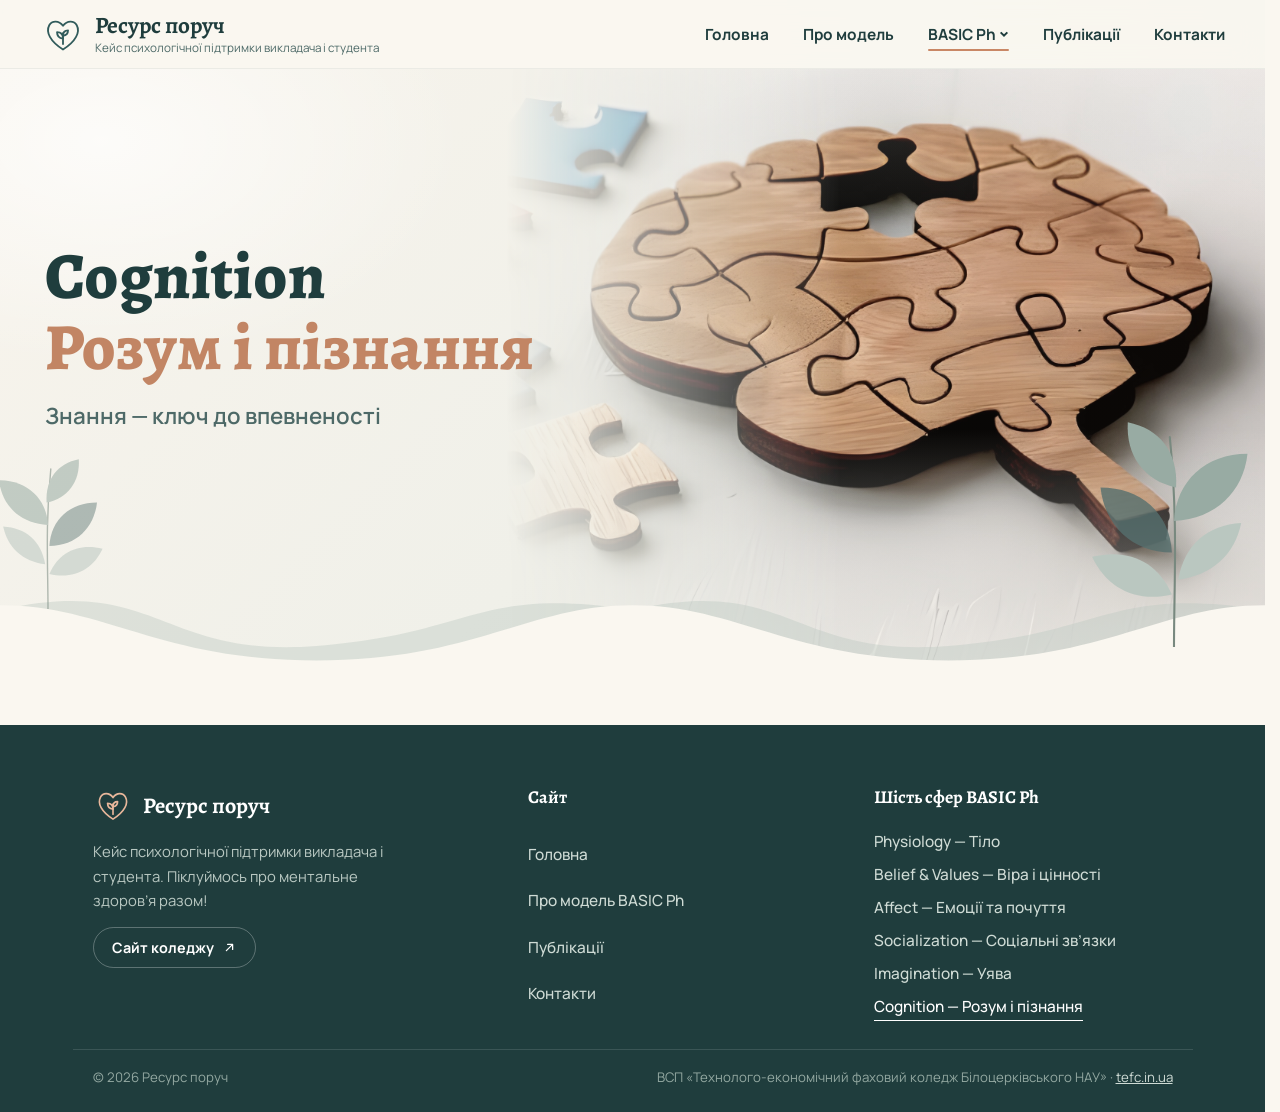
<file: cognition.html>
<!doctype html>
<html lang="uk">
<head>
  <meta charset="utf-8">
  <meta name="viewport" content="width=device-width, initial-scale=1">
  <title>Cognition · Розум і пізнання — Ресурс поруч</title>
  <meta name="description" content="Cognition — знання як ключ до впевненості.">
  <meta name="theme-color" content="#F5F1E8">
  <link rel="preconnect" href="https://fonts.googleapis.com">
  <link rel="preconnect" href="https://fonts.gstatic.com" crossorigin>
  <link href="https://fonts.googleapis.com/css2?family=Manrope:wght@400;500;600;700;800&display=swap" rel="stylesheet">
  <link rel="stylesheet" href="style.css">
  <noscript><style>.reveal{opacity:1!important;transform:none!important}</style></noscript>
  <script src="script.js" defer></script>
</head>
<body data-page="cognition">
  <!-- site-header:start -->
  <header class="topbar">
    <div class="topbar__inner">
      <a class="brand" href="index.html" aria-label="Ресурс поруч — на головну">
        <svg class="brand__logo" viewBox="0 0 48 48" fill="none" stroke="currentColor" stroke-width="2" stroke-linecap="round" stroke-linejoin="round" aria-hidden="true">
          <g class="pulse"><path d="M24 41C10 32 5 22 9 14.5c3-5.5 10.5-5.5 15 .5 4.5-6 12-6 15-.5C43 22 38 32 24 41z"/></g>
          <path d="M24 35V23"/><path d="M24 29c-4.5-.5-6.5-3.5-6.5-7 4.5 0 6.5 3 6.5 7zM24 26c3.5-.5 5.5-2.8 5.5-6-3.5 0-5.5 2.4-5.5 6z"/>
        </svg>
        <span class="brand__text"><strong>Ресурс поруч</strong><small>Кейс психологічної підтримки викладача і студента</small></span>
      </a>
      <nav class="mainnav" aria-label="Основна навігація">
        <a class="navlink " href="index.html">Головна</a>
        <a class="navlink " href="basic-ph.html">Про модель</a>
        <div class="has-sub">
          <button class="navlink is-active" type="button" aria-haspopup="true" aria-expanded="false">BASIC Ph <svg viewBox="0 0 12 12"><path d="m2 4 4 4 4-4"/></svg></button>
          <div class="sub"><a href="physical.html" class=""><svg viewBox="0 0 24 24"  aria-hidden="true"><path d="M6.5 6.5v11M17.5 6.5v11M3.5 9v6M20.5 9v6M6.5 12h11"/></svg><span>Physiology<small>Тіло</small></span></a><a href="belief-values.html" class=""><svg viewBox="0 0 24 24"  aria-hidden="true"><path d="M12 20c-3.2-1-5.2-3.8-5.2-7 2.2 0 4.2 1.1 5.2 3 1-1.9 3-3 5.2-3 0 3.2-2 6-5.2 7z"/><path d="M12 16c-1.6-2.2-1.6-5.4 0-9.5 1.6 4.1 1.6 7.3 0 9.5z"/></svg><span>Belief & Values<small>Віра і цінності</small></span></a><a href="affect.html" class=""><svg viewBox="0 0 24 24"  aria-hidden="true"><path d="M12 20s-7-4.4-7-10a4 4 0 0 1 7-2.5A4 4 0 0 1 19 10c0 5.6-7 10-7 10z"/></svg><span>Affect<small>Емоції та почуття</small></span></a><a href="socialization.html" class=""><svg viewBox="0 0 24 24"  aria-hidden="true"><path d="M9 11a3 3 0 1 0 0-6 3 3 0 0 0 0 6zM3 19c0-3 2.7-5 6-5s6 2 6 5M16.5 11a2.5 2.5 0 1 0 0-5M17.5 14c2.2.3 3.5 2 3.5 4"/></svg><span>Socialization<small>Соціальні зв’язки</small></span></a><a href="imagination.html" class=""><svg viewBox="0 0 24 24"  aria-hidden="true"><path d="M12 3l2.7 5.6 6.1.9-4.4 4.3 1 6.1L12 17l-5.4 2.9 1-6.1L3.2 9.5l6.1-.9z"/></svg><span>Imagination<small>Уява</small></span></a><a href="cognition.html" class="is-active"><svg viewBox="0 0 24 24"  aria-hidden="true"><path d="M9.5 4.5A2.8 2.8 0 0 0 6.8 7 3 3 0 0 0 5 12a3 3 0 0 0 1.5 4.6 2.8 2.8 0 0 0 5.5.9V5.2a2.8 2.8 0 0 0-2.5-.7z"/><path d="M14.5 4.5A2.8 2.8 0 0 1 17.2 7 3 3 0 0 1 19 12a3 3 0 0 1-1.5 4.6 2.8 2.8 0 0 1-5.5.9"/><path d="M9 10h1.5M13.5 10H15M9 14h1.5M13.5 14H15"/></svg><span>Cognition<small>Розум і пізнання</small></span></a></div>
        </div>
        <a class="navlink " href="publications.html">Публікації</a>
        <a class="navlink " href="contacts.html">Контакти</a>
      </nav>
      <div class="topbar__actions">
        <button class="icon-btn" type="button" data-action="search" aria-label="Пошук" aria-expanded="false"><svg viewBox="0 0 24 24"><circle cx="11" cy="11" r="6.5"/><path d="m16 16 4.5 4.5"/></svg></button>
        <button class="icon-btn" type="button" data-action="menu" aria-label="Відкрити меню" aria-expanded="false" aria-controls="drawer"><svg viewBox="0 0 24 24"><path d="M4 7h16M4 12h16M4 17h16"/></svg></button>
      </div>
    </div>
    <div class="search-panel" id="search-panel">
      <div class="search-box"><input type="search" placeholder="Пошук по сайту…" aria-label="Пошук по сайту" autocomplete="off"><ul></ul></div>
    </div>
  </header>
  <div class="drawer" id="drawer" aria-hidden="true">
    <div class="drawer__overlay" data-close></div>
    <aside class="drawer__panel" role="dialog" aria-modal="true" aria-label="Меню">
      <div class="drawer__head"><span>Меню</span><button class="icon-btn" type="button" data-close aria-label="Закрити меню"><svg viewBox="0 0 24 24"><path d="m6 6 12 12M18 6 6 18"/></svg></button></div>
      <h3>Сайт</h3><nav><a href="index.html" style="--n:0" class=""><svg viewBox="0 0 24 24"  aria-hidden="true"><path d="M4 11 12 4l8 7v9h-5v-6H9v6H4z"/></svg>Головна</a><a href="basic-ph.html" style="--n:1" class=""><svg viewBox="0 0 24 24"  aria-hidden="true"><circle cx="12" cy="12" r="8"/><path d="M12 4v16M4 12h16M6.3 6.3l11.4 11.4M17.7 6.3 6.3 17.7"/></svg>Про модель BASIC Ph</a></nav>
      <h3>Шість сфер BASIC Ph</h3><nav><a href="physical.html" style="--n:2" class=""><svg viewBox="0 0 24 24"  aria-hidden="true"><path d="M6.5 6.5v11M17.5 6.5v11M3.5 9v6M20.5 9v6M6.5 12h11"/></svg>Physiology — Тіло</a><a href="belief-values.html" style="--n:3" class=""><svg viewBox="0 0 24 24"  aria-hidden="true"><path d="M12 20c-3.2-1-5.2-3.8-5.2-7 2.2 0 4.2 1.1 5.2 3 1-1.9 3-3 5.2-3 0 3.2-2 6-5.2 7z"/><path d="M12 16c-1.6-2.2-1.6-5.4 0-9.5 1.6 4.1 1.6 7.3 0 9.5z"/></svg>Belief & Values — Віра і цінності</a><a href="affect.html" style="--n:4" class=""><svg viewBox="0 0 24 24"  aria-hidden="true"><path d="M12 20s-7-4.4-7-10a4 4 0 0 1 7-2.5A4 4 0 0 1 19 10c0 5.6-7 10-7 10z"/></svg>Affect — Емоції та почуття</a><a href="socialization.html" style="--n:5" class=""><svg viewBox="0 0 24 24"  aria-hidden="true"><path d="M9 11a3 3 0 1 0 0-6 3 3 0 0 0 0 6zM3 19c0-3 2.7-5 6-5s6 2 6 5M16.5 11a2.5 2.5 0 1 0 0-5M17.5 14c2.2.3 3.5 2 3.5 4"/></svg>Socialization — Соціальні зв’язки</a><a href="imagination.html" style="--n:6" class=""><svg viewBox="0 0 24 24"  aria-hidden="true"><path d="M12 3l2.7 5.6 6.1.9-4.4 4.3 1 6.1L12 17l-5.4 2.9 1-6.1L3.2 9.5l6.1-.9z"/></svg>Imagination — Уява</a><a href="cognition.html" style="--n:7" class="is-active"><svg viewBox="0 0 24 24"  aria-hidden="true"><path d="M9.5 4.5A2.8 2.8 0 0 0 6.8 7 3 3 0 0 0 5 12a3 3 0 0 0 1.5 4.6 2.8 2.8 0 0 0 5.5.9V5.2a2.8 2.8 0 0 0-2.5-.7z"/><path d="M14.5 4.5A2.8 2.8 0 0 1 17.2 7 3 3 0 0 1 19 12a3 3 0 0 1-1.5 4.6 2.8 2.8 0 0 1-5.5.9"/><path d="M9 10h1.5M13.5 10H15M9 14h1.5M13.5 14H15"/></svg>Cognition — Розум і пізнання</a></nav>
      <h3>Ще</h3><nav><a href="publications.html" style="--n:8" class=""><svg viewBox="0 0 24 24"  aria-hidden="true"><path d="M5 4h11a3 3 0 0 1 3 3v12H8a3 3 0 0 1-3-3z"/><path d="M9 8h6M9 12h6M9 16h3"/></svg>Публікації</a><a href="contacts.html" style="--n:9" class=""><svg viewBox="0 0 24 24"  aria-hidden="true"><rect x="3" y="5" width="18" height="14" rx="2.5"/><path d="m4 7 8 6 8-6"/></svg>Контакти</a></nav>
    </aside>
  </div>
  <!-- site-header:end -->
  <main>
    <section class="hero" aria-labelledby="hero-title">
      <div class="hero__media">
        <div class="hero__photo" style="--pos: 65% 50%"></div>
        <div class="hero__art" data-icon="puzzle"></div>
      </div>

      <div class="hero__content">
        <div class="hero__text">
          <h1 id="hero-title">Cognition<br>Розум і пізнання</h1>
          <p class="hero__sub reveal">Знання — ключ до впевненості</p>
        </div>
      </div>

      <div class="hero__wave" aria-hidden="true"></div>
    </section>
  </main>
</body>
</html>
</file>
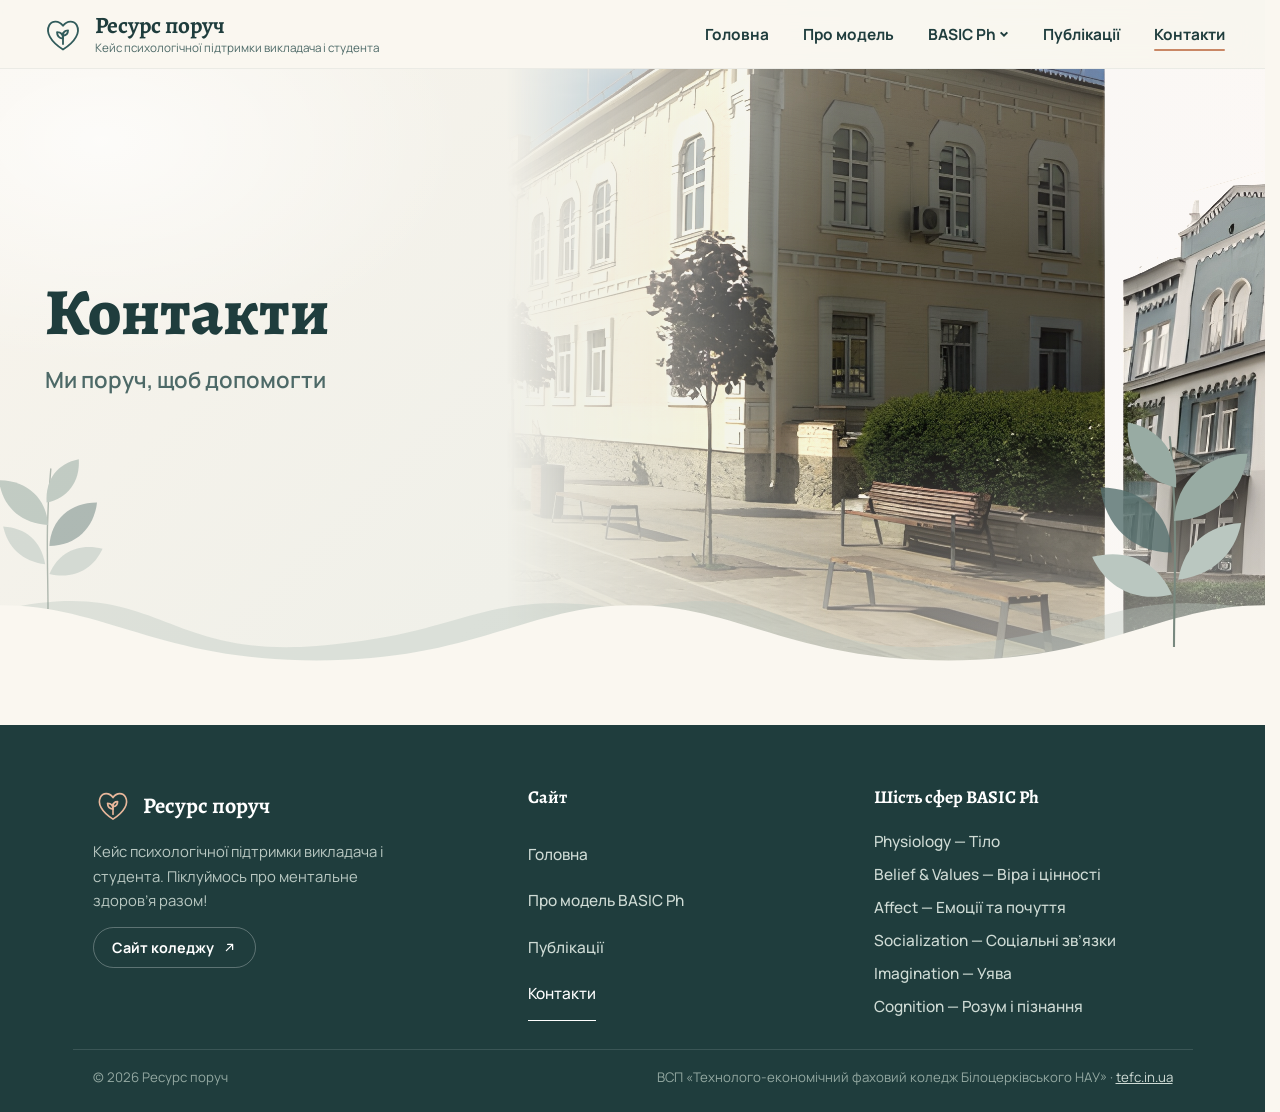
<file: contacts.html>
<!doctype html>
<html lang="uk">
<head>
  <meta charset="utf-8">
  <meta name="viewport" content="width=device-width, initial-scale=1">
  <title>Контакти — Ресурс поруч</title>
  <meta name="description" content="Ми поруч, щоб допомогти. Зв’яжіться з командою «Ресурс поруч».">
  <meta name="theme-color" content="#F5F1E8">
  <link rel="preconnect" href="https://fonts.googleapis.com">
  <link rel="preconnect" href="https://fonts.gstatic.com" crossorigin>
  <link href="https://fonts.googleapis.com/css2?family=Manrope:wght@400;500;600;700;800&display=swap" rel="stylesheet">
  <link rel="stylesheet" href="style.css">
  <noscript><style>.reveal{opacity:1!important;transform:none!important}</style></noscript>
  <script src="script.js" defer></script>
</head>
<body data-page="contacts">
  <!-- site-header:start -->
  <header class="topbar">
    <div class="topbar__inner">
      <a class="brand" href="index.html" aria-label="Ресурс поруч — на головну">
        <svg class="brand__logo" viewBox="0 0 48 48" fill="none" stroke="currentColor" stroke-width="2" stroke-linecap="round" stroke-linejoin="round" aria-hidden="true">
          <g class="pulse"><path d="M24 41C10 32 5 22 9 14.5c3-5.5 10.5-5.5 15 .5 4.5-6 12-6 15-.5C43 22 38 32 24 41z"/></g>
          <path d="M24 35V23"/><path d="M24 29c-4.5-.5-6.5-3.5-6.5-7 4.5 0 6.5 3 6.5 7zM24 26c3.5-.5 5.5-2.8 5.5-6-3.5 0-5.5 2.4-5.5 6z"/>
        </svg>
        <span class="brand__text"><strong>Ресурс поруч</strong><small>Кейс психологічної підтримки викладача і студента</small></span>
      </a>
      <nav class="mainnav" aria-label="Основна навігація">
        <a class="navlink " href="index.html">Головна</a>
        <a class="navlink " href="basic-ph.html">Про модель</a>
        <div class="has-sub">
          <button class="navlink " type="button" aria-haspopup="true" aria-expanded="false">BASIC Ph <svg viewBox="0 0 12 12"><path d="m2 4 4 4 4-4"/></svg></button>
          <div class="sub"><a href="physical.html" class=""><svg viewBox="0 0 24 24"  aria-hidden="true"><path d="M6.5 6.5v11M17.5 6.5v11M3.5 9v6M20.5 9v6M6.5 12h11"/></svg><span>Physiology<small>Тіло</small></span></a><a href="belief-values.html" class=""><svg viewBox="0 0 24 24"  aria-hidden="true"><path d="M12 20c-3.2-1-5.2-3.8-5.2-7 2.2 0 4.2 1.1 5.2 3 1-1.9 3-3 5.2-3 0 3.2-2 6-5.2 7z"/><path d="M12 16c-1.6-2.2-1.6-5.4 0-9.5 1.6 4.1 1.6 7.3 0 9.5z"/></svg><span>Belief & Values<small>Віра і цінності</small></span></a><a href="affect.html" class=""><svg viewBox="0 0 24 24"  aria-hidden="true"><path d="M12 20s-7-4.4-7-10a4 4 0 0 1 7-2.5A4 4 0 0 1 19 10c0 5.6-7 10-7 10z"/></svg><span>Affect<small>Емоції та почуття</small></span></a><a href="socialization.html" class=""><svg viewBox="0 0 24 24"  aria-hidden="true"><path d="M9 11a3 3 0 1 0 0-6 3 3 0 0 0 0 6zM3 19c0-3 2.7-5 6-5s6 2 6 5M16.5 11a2.5 2.5 0 1 0 0-5M17.5 14c2.2.3 3.5 2 3.5 4"/></svg><span>Socialization<small>Соціальні зв’язки</small></span></a><a href="imagination.html" class=""><svg viewBox="0 0 24 24"  aria-hidden="true"><path d="M12 3l2.7 5.6 6.1.9-4.4 4.3 1 6.1L12 17l-5.4 2.9 1-6.1L3.2 9.5l6.1-.9z"/></svg><span>Imagination<small>Уява</small></span></a><a href="cognition.html" class=""><svg viewBox="0 0 24 24"  aria-hidden="true"><path d="M9.5 4.5A2.8 2.8 0 0 0 6.8 7 3 3 0 0 0 5 12a3 3 0 0 0 1.5 4.6 2.8 2.8 0 0 0 5.5.9V5.2a2.8 2.8 0 0 0-2.5-.7z"/><path d="M14.5 4.5A2.8 2.8 0 0 1 17.2 7 3 3 0 0 1 19 12a3 3 0 0 1-1.5 4.6 2.8 2.8 0 0 1-5.5.9"/><path d="M9 10h1.5M13.5 10H15M9 14h1.5M13.5 14H15"/></svg><span>Cognition<small>Розум і пізнання</small></span></a></div>
        </div>
        <a class="navlink " href="publications.html">Публікації</a>
        <a class="navlink is-active" href="contacts.html">Контакти</a>
      </nav>
      <div class="topbar__actions">
        <button class="icon-btn" type="button" data-action="search" aria-label="Пошук" aria-expanded="false"><svg viewBox="0 0 24 24"><circle cx="11" cy="11" r="6.5"/><path d="m16 16 4.5 4.5"/></svg></button>
        <button class="icon-btn" type="button" data-action="menu" aria-label="Відкрити меню" aria-expanded="false" aria-controls="drawer"><svg viewBox="0 0 24 24"><path d="M4 7h16M4 12h16M4 17h16"/></svg></button>
      </div>
    </div>
    <div class="search-panel" id="search-panel">
      <div class="search-box"><input type="search" placeholder="Пошук по сайту…" aria-label="Пошук по сайту" autocomplete="off"><ul></ul></div>
    </div>
  </header>
  <div class="drawer" id="drawer" aria-hidden="true">
    <div class="drawer__overlay" data-close></div>
    <aside class="drawer__panel" role="dialog" aria-modal="true" aria-label="Меню">
      <div class="drawer__head"><span>Меню</span><button class="icon-btn" type="button" data-close aria-label="Закрити меню"><svg viewBox="0 0 24 24"><path d="m6 6 12 12M18 6 6 18"/></svg></button></div>
      <h3>Сайт</h3><nav><a href="index.html" style="--n:0" class=""><svg viewBox="0 0 24 24"  aria-hidden="true"><path d="M4 11 12 4l8 7v9h-5v-6H9v6H4z"/></svg>Головна</a><a href="basic-ph.html" style="--n:1" class=""><svg viewBox="0 0 24 24"  aria-hidden="true"><circle cx="12" cy="12" r="8"/><path d="M12 4v16M4 12h16M6.3 6.3l11.4 11.4M17.7 6.3 6.3 17.7"/></svg>Про модель BASIC Ph</a></nav>
      <h3>Шість сфер BASIC Ph</h3><nav><a href="physical.html" style="--n:2" class=""><svg viewBox="0 0 24 24"  aria-hidden="true"><path d="M6.5 6.5v11M17.5 6.5v11M3.5 9v6M20.5 9v6M6.5 12h11"/></svg>Physiology — Тіло</a><a href="belief-values.html" style="--n:3" class=""><svg viewBox="0 0 24 24"  aria-hidden="true"><path d="M12 20c-3.2-1-5.2-3.8-5.2-7 2.2 0 4.2 1.1 5.2 3 1-1.9 3-3 5.2-3 0 3.2-2 6-5.2 7z"/><path d="M12 16c-1.6-2.2-1.6-5.4 0-9.5 1.6 4.1 1.6 7.3 0 9.5z"/></svg>Belief & Values — Віра і цінності</a><a href="affect.html" style="--n:4" class=""><svg viewBox="0 0 24 24"  aria-hidden="true"><path d="M12 20s-7-4.4-7-10a4 4 0 0 1 7-2.5A4 4 0 0 1 19 10c0 5.6-7 10-7 10z"/></svg>Affect — Емоції та почуття</a><a href="socialization.html" style="--n:5" class=""><svg viewBox="0 0 24 24"  aria-hidden="true"><path d="M9 11a3 3 0 1 0 0-6 3 3 0 0 0 0 6zM3 19c0-3 2.7-5 6-5s6 2 6 5M16.5 11a2.5 2.5 0 1 0 0-5M17.5 14c2.2.3 3.5 2 3.5 4"/></svg>Socialization — Соціальні зв’язки</a><a href="imagination.html" style="--n:6" class=""><svg viewBox="0 0 24 24"  aria-hidden="true"><path d="M12 3l2.7 5.6 6.1.9-4.4 4.3 1 6.1L12 17l-5.4 2.9 1-6.1L3.2 9.5l6.1-.9z"/></svg>Imagination — Уява</a><a href="cognition.html" style="--n:7" class=""><svg viewBox="0 0 24 24"  aria-hidden="true"><path d="M9.5 4.5A2.8 2.8 0 0 0 6.8 7 3 3 0 0 0 5 12a3 3 0 0 0 1.5 4.6 2.8 2.8 0 0 0 5.5.9V5.2a2.8 2.8 0 0 0-2.5-.7z"/><path d="M14.5 4.5A2.8 2.8 0 0 1 17.2 7 3 3 0 0 1 19 12a3 3 0 0 1-1.5 4.6 2.8 2.8 0 0 1-5.5.9"/><path d="M9 10h1.5M13.5 10H15M9 14h1.5M13.5 14H15"/></svg>Cognition — Розум і пізнання</a></nav>
      <h3>Ще</h3><nav><a href="publications.html" style="--n:8" class=""><svg viewBox="0 0 24 24"  aria-hidden="true"><path d="M5 4h11a3 3 0 0 1 3 3v12H8a3 3 0 0 1-3-3z"/><path d="M9 8h6M9 12h6M9 16h3"/></svg>Публікації</a><a href="contacts.html" style="--n:9" class="is-active"><svg viewBox="0 0 24 24"  aria-hidden="true"><rect x="3" y="5" width="18" height="14" rx="2.5"/><path d="m4 7 8 6 8-6"/></svg>Контакти</a></nav>
    </aside>
  </div>
  <!-- site-header:end -->
  <main>
    <section class="hero" aria-labelledby="hero-title">
      <div class="hero__media">
        <div class="hero__photo" style="--pos: 50% 50%"></div>
        <div class="hero__art" data-icon="mail"></div>
      </div>

      <div class="hero__content">
        <div class="hero__text">
          <h1 id="hero-title">Контакти</h1>
          <p class="hero__sub reveal">Ми поруч, щоб допомогти</p>
        </div>
      </div>

      <div class="hero__wave" aria-hidden="true"></div>
    </section>
  </main>
</body>
</html>
</file>
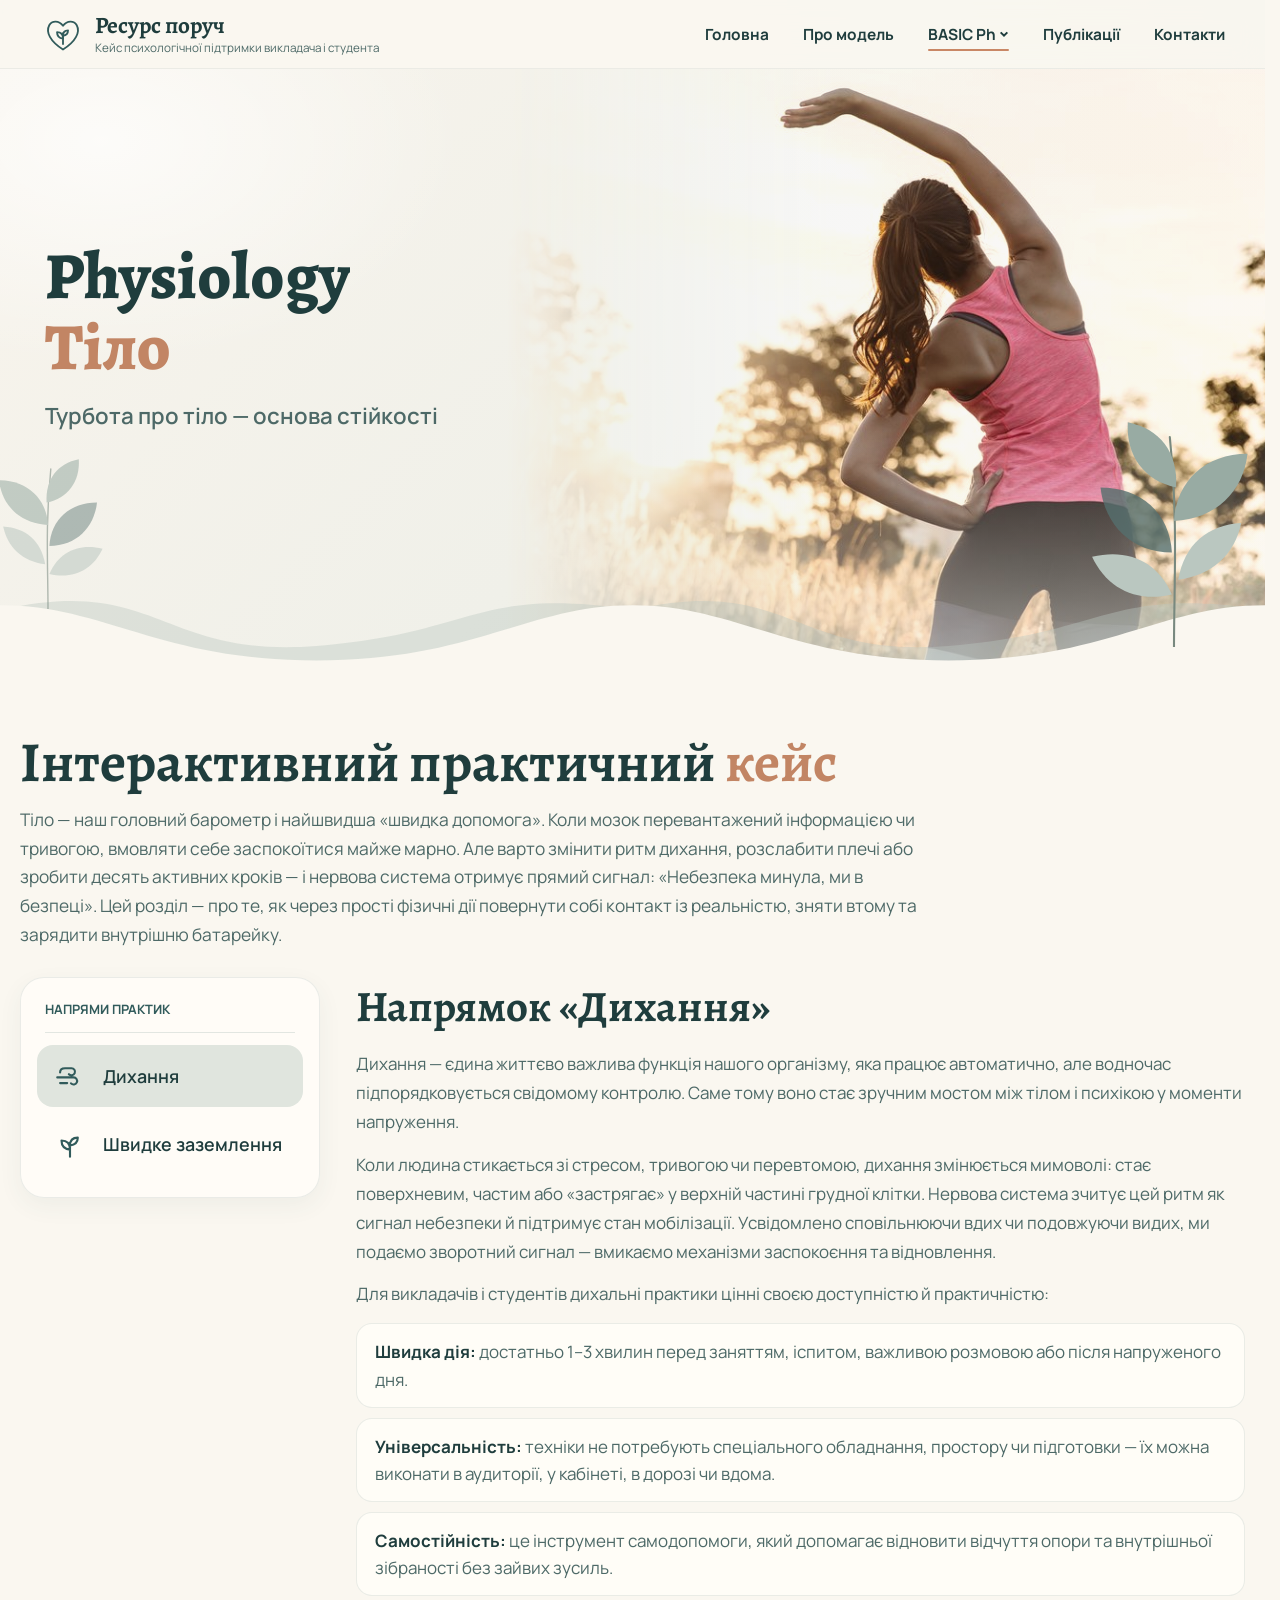
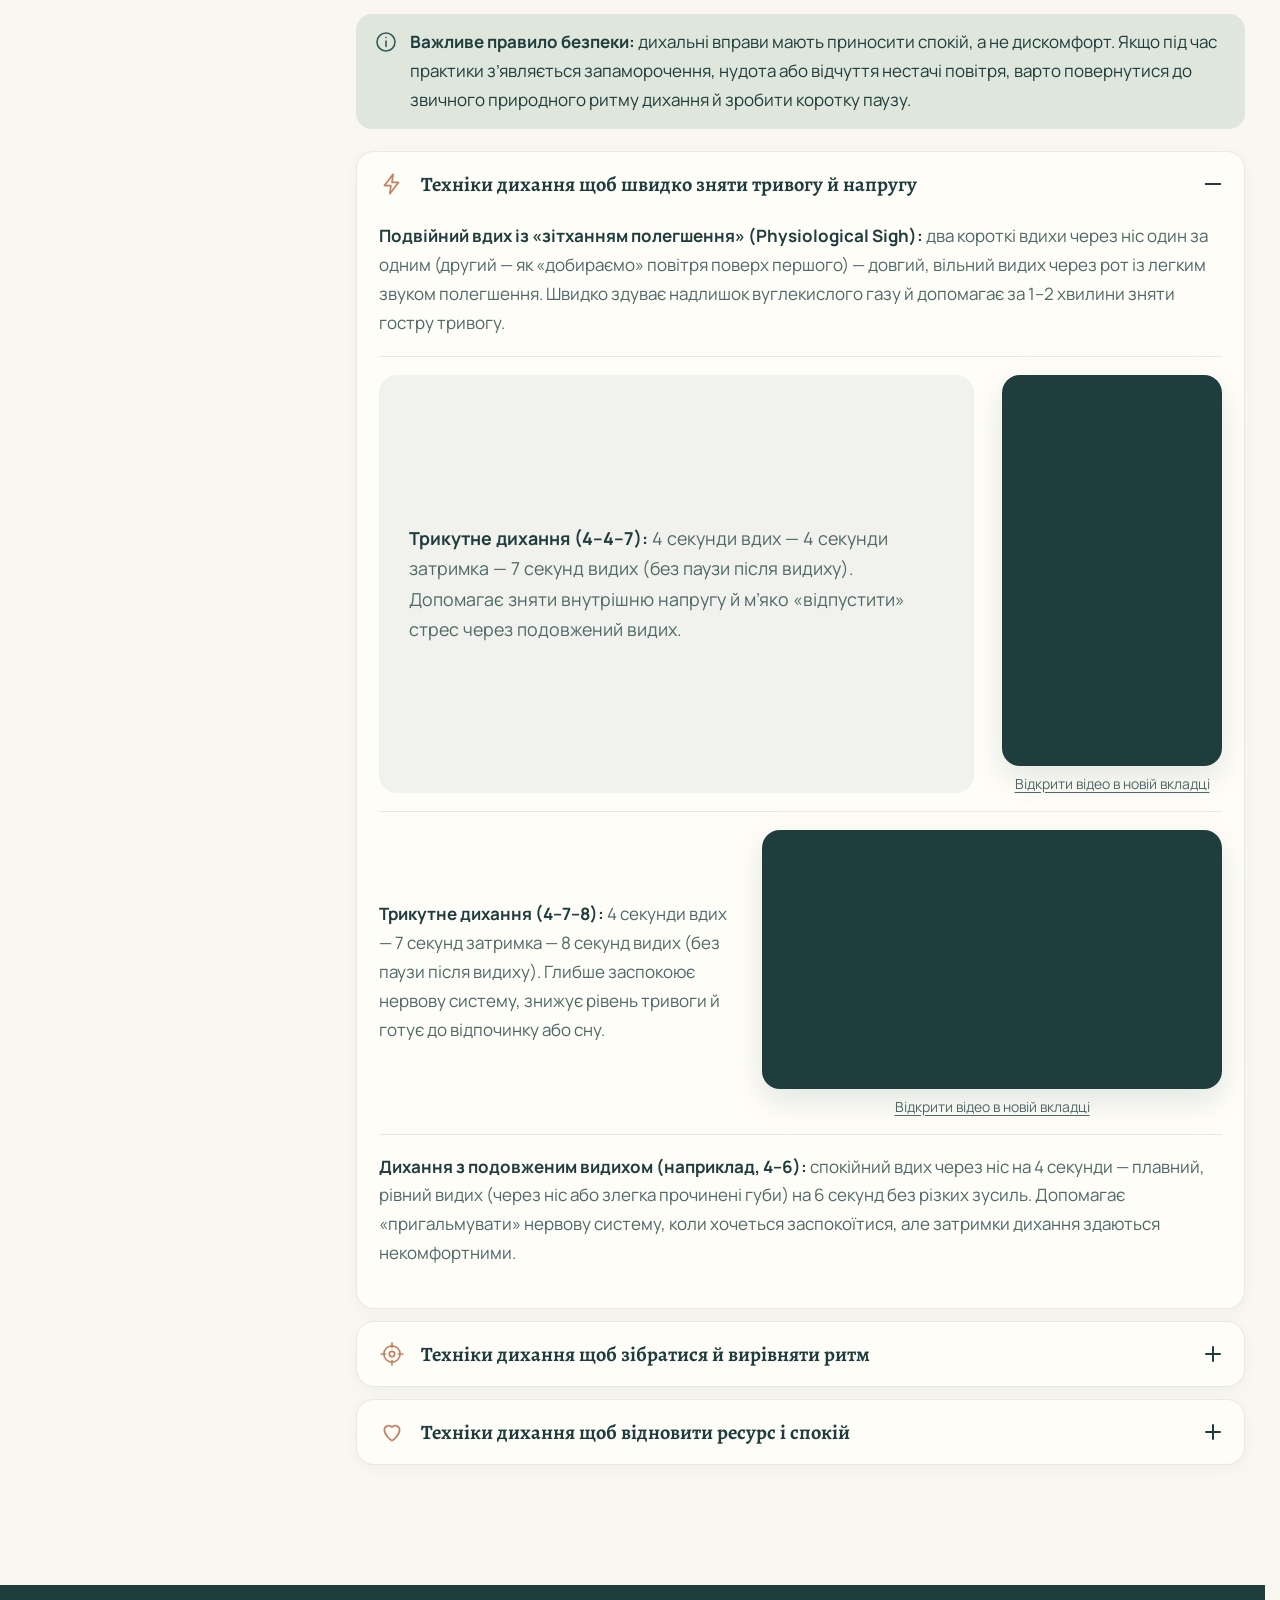
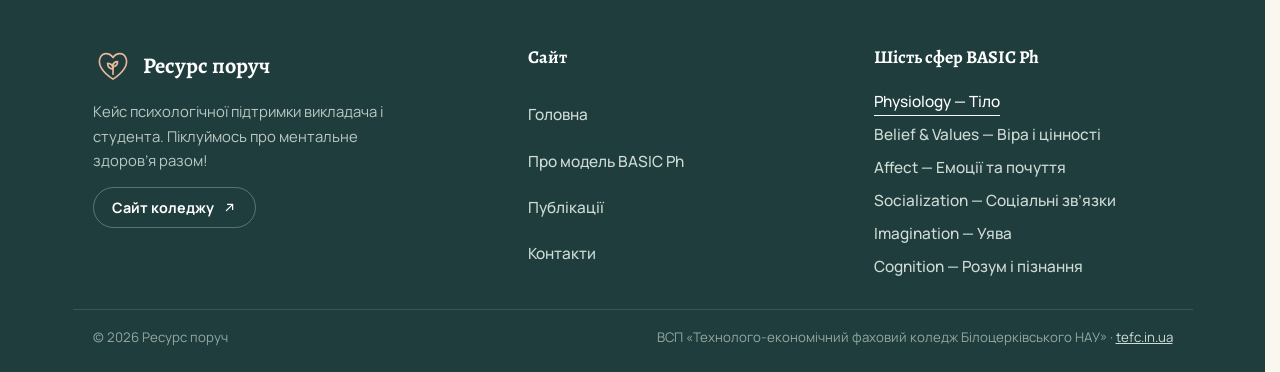
<file: physical.html>
<!doctype html>
<html lang="uk">
<head>
  <meta charset="utf-8">
  <meta name="viewport" content="width=device-width, initial-scale=1">
  <title>Physiology · Тіло — Ресурс поруч</title>
  <meta name="description" content="Physiology — турбота про тіло як основа стійкості: сон, харчування, рух і дихальні практики.">
  <meta name="theme-color" content="#F5F1E8">
  <link rel="preconnect" href="https://fonts.googleapis.com">
  <link rel="preconnect" href="https://fonts.gstatic.com" crossorigin>
  <link href="https://fonts.googleapis.com/css2?family=Manrope:wght@400;500;600;700;800&display=swap" rel="stylesheet">
  <link rel="stylesheet" href="style.css">
  <noscript><style>.reveal{opacity:1!important;transform:none!important}</style></noscript>
  <script src="script.js" defer></script>
</head>
<body data-page="physical">
  <!-- site-header:start -->
  <header class="topbar">
    <div class="topbar__inner">
      <a class="brand" href="index.html" aria-label="Ресурс поруч — на головну">
        <svg class="brand__logo" viewBox="0 0 48 48" fill="none" stroke="currentColor" stroke-width="2" stroke-linecap="round" stroke-linejoin="round" aria-hidden="true">
          <g class="pulse"><path d="M24 41C10 32 5 22 9 14.5c3-5.5 10.5-5.5 15 .5 4.5-6 12-6 15-.5C43 22 38 32 24 41z"/></g>
          <path d="M24 35V23"/><path d="M24 29c-4.5-.5-6.5-3.5-6.5-7 4.5 0 6.5 3 6.5 7zM24 26c3.5-.5 5.5-2.8 5.5-6-3.5 0-5.5 2.4-5.5 6z"/>
        </svg>
        <span class="brand__text"><strong>Ресурс поруч</strong><small>Кейс психологічної підтримки викладача і студента</small></span>
      </a>
      <nav class="mainnav" aria-label="Основна навігація">
        <a class="navlink " href="index.html">Головна</a>
        <a class="navlink " href="basic-ph.html">Про модель</a>
        <div class="has-sub">
          <button class="navlink is-active" type="button" aria-haspopup="true" aria-expanded="false">BASIC Ph <svg viewBox="0 0 12 12"><path d="m2 4 4 4 4-4"/></svg></button>
          <div class="sub"><a href="physical.html" class="is-active"><svg viewBox="0 0 24 24"  aria-hidden="true"><path d="M6.5 6.5v11M17.5 6.5v11M3.5 9v6M20.5 9v6M6.5 12h11"/></svg><span>Physiology<small>Тіло</small></span></a><a href="belief-values.html" class=""><svg viewBox="0 0 24 24"  aria-hidden="true"><path d="M12 20c-3.2-1-5.2-3.8-5.2-7 2.2 0 4.2 1.1 5.2 3 1-1.9 3-3 5.2-3 0 3.2-2 6-5.2 7z"/><path d="M12 16c-1.6-2.2-1.6-5.4 0-9.5 1.6 4.1 1.6 7.3 0 9.5z"/></svg><span>Belief & Values<small>Віра і цінності</small></span></a><a href="affect.html" class=""><svg viewBox="0 0 24 24"  aria-hidden="true"><path d="M12 20s-7-4.4-7-10a4 4 0 0 1 7-2.5A4 4 0 0 1 19 10c0 5.6-7 10-7 10z"/></svg><span>Affect<small>Емоції та почуття</small></span></a><a href="socialization.html" class=""><svg viewBox="0 0 24 24"  aria-hidden="true"><path d="M9 11a3 3 0 1 0 0-6 3 3 0 0 0 0 6zM3 19c0-3 2.7-5 6-5s6 2 6 5M16.5 11a2.5 2.5 0 1 0 0-5M17.5 14c2.2.3 3.5 2 3.5 4"/></svg><span>Socialization<small>Соціальні зв’язки</small></span></a><a href="imagination.html" class=""><svg viewBox="0 0 24 24"  aria-hidden="true"><path d="M12 3l2.7 5.6 6.1.9-4.4 4.3 1 6.1L12 17l-5.4 2.9 1-6.1L3.2 9.5l6.1-.9z"/></svg><span>Imagination<small>Уява</small></span></a><a href="cognition.html" class=""><svg viewBox="0 0 24 24"  aria-hidden="true"><path d="M9.5 4.5A2.8 2.8 0 0 0 6.8 7 3 3 0 0 0 5 12a3 3 0 0 0 1.5 4.6 2.8 2.8 0 0 0 5.5.9V5.2a2.8 2.8 0 0 0-2.5-.7z"/><path d="M14.5 4.5A2.8 2.8 0 0 1 17.2 7 3 3 0 0 1 19 12a3 3 0 0 1-1.5 4.6 2.8 2.8 0 0 1-5.5.9"/><path d="M9 10h1.5M13.5 10H15M9 14h1.5M13.5 14H15"/></svg><span>Cognition<small>Розум і пізнання</small></span></a></div>
        </div>
        <a class="navlink " href="publications.html">Публікації</a>
        <a class="navlink " href="contacts.html">Контакти</a>
      </nav>
      <div class="topbar__actions">
        <button class="icon-btn" type="button" data-action="search" aria-label="Пошук" aria-expanded="false"><svg viewBox="0 0 24 24"><circle cx="11" cy="11" r="6.5"/><path d="m16 16 4.5 4.5"/></svg></button>
        <button class="icon-btn" type="button" data-action="menu" aria-label="Відкрити меню" aria-expanded="false" aria-controls="drawer"><svg viewBox="0 0 24 24"><path d="M4 7h16M4 12h16M4 17h16"/></svg></button>
      </div>
    </div>
    <div class="search-panel" id="search-panel">
      <div class="search-box"><input type="search" placeholder="Пошук по сайту…" aria-label="Пошук по сайту" autocomplete="off"><ul></ul></div>
    </div>
  </header>
  <div class="drawer" id="drawer" aria-hidden="true">
    <div class="drawer__overlay" data-close></div>
    <aside class="drawer__panel" role="dialog" aria-modal="true" aria-label="Меню">
      <div class="drawer__head"><span>Меню</span><button class="icon-btn" type="button" data-close aria-label="Закрити меню"><svg viewBox="0 0 24 24"><path d="m6 6 12 12M18 6 6 18"/></svg></button></div>
      <h3>Сайт</h3><nav><a href="index.html" style="--n:0" class=""><svg viewBox="0 0 24 24"  aria-hidden="true"><path d="M4 11 12 4l8 7v9h-5v-6H9v6H4z"/></svg>Головна</a><a href="basic-ph.html" style="--n:1" class=""><svg viewBox="0 0 24 24"  aria-hidden="true"><circle cx="12" cy="12" r="8"/><path d="M12 4v16M4 12h16M6.3 6.3l11.4 11.4M17.7 6.3 6.3 17.7"/></svg>Про модель BASIC Ph</a></nav>
      <h3>Шість сфер BASIC Ph</h3><nav><a href="physical.html" style="--n:2" class="is-active"><svg viewBox="0 0 24 24"  aria-hidden="true"><path d="M6.5 6.5v11M17.5 6.5v11M3.5 9v6M20.5 9v6M6.5 12h11"/></svg>Physiology — Тіло</a><a href="belief-values.html" style="--n:3" class=""><svg viewBox="0 0 24 24"  aria-hidden="true"><path d="M12 20c-3.2-1-5.2-3.8-5.2-7 2.2 0 4.2 1.1 5.2 3 1-1.9 3-3 5.2-3 0 3.2-2 6-5.2 7z"/><path d="M12 16c-1.6-2.2-1.6-5.4 0-9.5 1.6 4.1 1.6 7.3 0 9.5z"/></svg>Belief & Values — Віра і цінності</a><a href="affect.html" style="--n:4" class=""><svg viewBox="0 0 24 24"  aria-hidden="true"><path d="M12 20s-7-4.4-7-10a4 4 0 0 1 7-2.5A4 4 0 0 1 19 10c0 5.6-7 10-7 10z"/></svg>Affect — Емоції та почуття</a><a href="socialization.html" style="--n:5" class=""><svg viewBox="0 0 24 24"  aria-hidden="true"><path d="M9 11a3 3 0 1 0 0-6 3 3 0 0 0 0 6zM3 19c0-3 2.7-5 6-5s6 2 6 5M16.5 11a2.5 2.5 0 1 0 0-5M17.5 14c2.2.3 3.5 2 3.5 4"/></svg>Socialization — Соціальні зв’язки</a><a href="imagination.html" style="--n:6" class=""><svg viewBox="0 0 24 24"  aria-hidden="true"><path d="M12 3l2.7 5.6 6.1.9-4.4 4.3 1 6.1L12 17l-5.4 2.9 1-6.1L3.2 9.5l6.1-.9z"/></svg>Imagination — Уява</a><a href="cognition.html" style="--n:7" class=""><svg viewBox="0 0 24 24"  aria-hidden="true"><path d="M9.5 4.5A2.8 2.8 0 0 0 6.8 7 3 3 0 0 0 5 12a3 3 0 0 0 1.5 4.6 2.8 2.8 0 0 0 5.5.9V5.2a2.8 2.8 0 0 0-2.5-.7z"/><path d="M14.5 4.5A2.8 2.8 0 0 1 17.2 7 3 3 0 0 1 19 12a3 3 0 0 1-1.5 4.6 2.8 2.8 0 0 1-5.5.9"/><path d="M9 10h1.5M13.5 10H15M9 14h1.5M13.5 14H15"/></svg>Cognition — Розум і пізнання</a></nav>
      <h3>Ще</h3><nav><a href="publications.html" style="--n:8" class=""><svg viewBox="0 0 24 24"  aria-hidden="true"><path d="M5 4h11a3 3 0 0 1 3 3v12H8a3 3 0 0 1-3-3z"/><path d="M9 8h6M9 12h6M9 16h3"/></svg>Публікації</a><a href="contacts.html" style="--n:9" class=""><svg viewBox="0 0 24 24"  aria-hidden="true"><rect x="3" y="5" width="18" height="14" rx="2.5"/><path d="m4 7 8 6 8-6"/></svg>Контакти</a></nav>
    </aside>
  </div>
  <!-- site-header:end -->
  <main>
    <section class="hero" aria-labelledby="hero-title">
      <div class="hero__media">
        <div class="hero__photo" style="--pos: 60% 55%"></div>
        <div class="hero__art" data-icon="dumbbell"></div>
      </div>

      <div class="hero__content">
        <div class="hero__text">
          <h1 id="hero-title">Physiology<br>Тіло</h1>
          <p class="hero__sub reveal">Турбота про тіло — основа стійкості</p>
        </div>
      </div>

      <div class="hero__wave" aria-hidden="true"></div>
    </section>

    <section class="case" aria-labelledby="case-title">
      <div class="case__inner">
        <header class="case__head">
          <h2 id="case-title">Інтерактивний практичний кейс</h2>
          <p class="case__lead">Тіло — наш головний барометр і найшвидша «швидка допомога». Коли мозок перевантажений інформацією чи тривогою, вмовляти себе заспокоїтися майже марно. Але варто змінити ритм дихання, розслабити плечі або зробити десять активних кроків — і нервова система отримує прямий сигнал: «Небезпека минула, ми в безпеці». Цей розділ — про те, як через прості фізичні дії повернути собі контакт із реальністю, зняти втому та зарядити внутрішню батарейку.</p>
        </header>

        <div class="case__layout">
          <aside class="side" aria-label="Напрями практик">
            <h3 class="side__title">Напрями практик</h3>
            <div class="side__list" role="tablist" aria-orientation="vertical">
              <button class="side__item is-active" type="button" role="tab" id="tab-breath" aria-selected="true" aria-controls="panel-breath" data-target="panel-breath">
                <svg viewBox="0 0 24 24" aria-hidden="true"><path d="M5 9.500c0-2 1.500-3 3.500-3H13a2.500 2.500 0 1 1-1.800 4.200M3 13h11.500a2.500 2.500 0 1 1-1.800 4.200M5 17h5"/></svg><span>Дихання</span>
              </button>
              <button class="side__item" type="button" role="tab" id="tab-ground" aria-selected="false" aria-controls="panel-ground" data-target="panel-ground" tabindex="-1">
                <svg viewBox="0 0 24 24" aria-hidden="true"><path d="M12 21V11M12 16c-4-.5-6-3-6-6.500 4 0 6 2.500 6 6.500zM12 13c3.500-.5 5.500-2.500 5.500-5.500-3.500 0-5.500 2-5.500 5.500z"/></svg><span>Швидке заземлення</span>
              </button>
            </div>
          </aside>

          <div class="case__content">
            <article class="panel is-active" id="panel-breath" role="tabpanel" aria-labelledby="tab-breath">
              <h3 class="panel__title">Напрямок «Дихання»</h3>
              <p>Дихання — єдина життєво важлива функція нашого організму, яка працює автоматично, але водночас підпорядковується свідомому контролю. Саме тому воно стає зручним мостом між тілом і психікою у моменти напруження.</p>
<p>Коли людина стикається зі стресом, тривогою чи перевтомою, дихання змінюється мимоволі: стає поверхневим, частим або «застрягає» у верхній частині грудної клітки. Нервова система зчитує цей ритм як сигнал небезпеки й підтримує стан мобілізації. Усвідомлено сповільнюючи вдих чи подовжуючи видих, ми подаємо зворотний сигнал — вмикаємо механізми заспокоєння та відновлення.</p>
<p>Для викладачів і студентів дихальні практики цінні своєю доступністю й практичністю:</p>
<ul class="pills">
<li><strong>Швидка дія:</strong> достатньо 1–3 хвилин перед заняттям, іспитом, важливою розмовою або після напруженого дня.</li>
<li><strong>Універсальність:</strong> техніки не потребують спеціального обладнання, простору чи підготовки — їх можна виконати в аудиторії, у кабінеті, в дорозі чи вдома.</li>
<li><strong>Самостійність:</strong> це інструмент самодопомоги, який допомагає відновити відчуття опори та внутрішньої зібраності без зайвих зусиль.</li>
</ul>
<p class="note"><svg viewBox="0 0 24 24" aria-hidden="true"><circle cx="12" cy="12" r="9"/><path d="M12 11v5.500M12 7.500v.01"/></svg><span><strong>Важливе правило безпеки:</strong> дихальні вправи мають приносити спокій, а не дискомфорт. Якщо під час практики з’являється запаморочення, нудота або відчуття нестачі повітря, варто повернутися до звичного природного ритму дихання й зробити коротку паузу.</span></p><div class="accs"><details class="acc2" open><summary><svg viewBox="0 0 24 24" aria-hidden="true"><path d="M13 3 5 13.500h6L10 21l8-10.500h-6z"/></svg><span>Техніки дихання щоб швидко зняти тривогу й напругу</span><i class="acc2__plus" aria-hidden="true"></i></summary><div class="acc2__body"><div class="acc2__inner"><div class="tech"><div class="tech__text"><p><strong>Подвійний вдих із «зітханням полегшення» (Physiological Sigh):</strong> два короткі вдихи через ніс один за одним (другий — як «добираємо» повітря поверх першого) — довгий, вільний видих через рот із легким звуком полегшення. Швидко здуває надлишок вуглекислого газу й допомагає за 1–2 хвилини зняти гостру тривогу.</p></div></div><div class="tech tech--video tech--v tech--short"><div class="tech__text"><p><strong>Трикутне дихання (4–4–7):</strong> 4 секунди вдих — 4 секунди затримка — 7 секунд видих (без паузи після видиху). Допомагає зняти внутрішню напругу й м’яко «відпустити» стрес через подовжений видих.</p></div><div class="tech__media"><figure class="vid vid--v"><div class="vid__frame"><iframe data-src="https://www.youtube.com/embed/q2NQP45rxqg?rel=0" title="Трикутне дихання (4–4–7)" loading="lazy" allow="accelerometer; encrypted-media; gyroscope; picture-in-picture; fullscreen" allowfullscreen referrerpolicy="strict-origin-when-cross-origin"></iframe></div><figcaption><a href="https://www.youtube.com/shorts/q2NQP45rxqg" target="_blank" rel="noopener">Відкрити відео в новій вкладці</a></figcaption></figure></div></div><div class="tech tech--video tech--h"><div class="tech__text"><p><strong>Трикутне дихання (4–7–8):</strong> 4 секунди вдих — 7 секунд затримка — 8 секунд видих (без паузи після видиху). Глибше заспокоює нервову систему, знижує рівень тривоги й готує до відпочинку або сну.</p></div><div class="tech__media"><figure class="vid vid--h"><div class="vid__frame"><iframe data-src="https://www.youtube.com/embed/hV9xsN-WX3M?rel=0" title="Трикутне дихання (4–7–8)" loading="lazy" allow="accelerometer; encrypted-media; gyroscope; picture-in-picture; fullscreen" allowfullscreen referrerpolicy="strict-origin-when-cross-origin"></iframe></div><figcaption><a href="https://www.youtube.com/watch?v=hV9xsN-WX3M" target="_blank" rel="noopener">Відкрити відео в новій вкладці</a></figcaption></figure></div></div><div class="tech"><div class="tech__text"><p><strong>Дихання з подовженим видихом (наприклад, 4–6):</strong> спокійний вдих через ніс на 4 секунди — плавний, рівний видих (через ніс або злегка прочинені губи) на 6 секунд без різких зусиль. Допомагає «пригальмувати» нервову систему, коли хочеться заспокоїтися, але затримки дихання здаються некомфортними.</p></div></div></div></div></details><details class="acc2"><summary><svg viewBox="0 0 24 24" aria-hidden="true"><circle cx="12" cy="12" r="7.500"/><circle cx="12" cy="12" r="2.500"/><path d="M12 2v4M12 18v4M2 12h4M18 12h4"/></svg><span>Техніки дихання щоб зібратися й вирівняти ритм</span><i class="acc2__plus" aria-hidden="true"></i></summary><div class="acc2__body"><div class="acc2__inner"><div class="tech tech--video tech--v tech--short"><div class="tech__text"><p><strong>Дихання по квадрату (Box Breathing):</strong> 4 секунди вдих — 4 секунди затримка — 4 секунди видих — 4 секунди пауза. Знижує пульс і прояснює голову.</p></div><div class="tech__media"><figure class="vid vid--v"><div class="vid__frame"><iframe data-src="https://www.youtube.com/embed/-rYVESK3P5g?rel=0" title="Дихання по квадрату (Box Breathing)" loading="lazy" allow="accelerometer; encrypted-media; gyroscope; picture-in-picture; fullscreen" allowfullscreen referrerpolicy="strict-origin-when-cross-origin"></iframe></div><figcaption><a href="https://www.youtube.com/shorts/-rYVESK3P5g" target="_blank" rel="noopener">Відкрити відео в новій вкладці</a></figcaption></figure></div></div><div class="tech"><div class="tech__text"><p><strong>Рівне дихання без пауз (Coherent / Rhythmic Breathing, 5–5):</strong> плавний вдих на 5 секунд — такий самий плавний видих на 5 секунд протягом 2–3 хвилин. Вирівнює ритм дихання та серцебиття, підходить для відновлення між заняттями чи перед важливою розмовою.</p></div></div><div class="tech"><div class="tech__text"><p><strong>Дихання «крізь трубочку» (Pursed-Lip Breathing):</strong> спокійний вдих через ніс на 2–3 секунди — повільний видих через складені «трубочкою» губи на 4–6 секунд, ніби дмухаєте на гарячий чай. Зручна техніка, щоб вирівняти темп при задишці, хвилюванні або після швидкої ходьби.</p></div></div></div></div></details><details class="acc2"><summary><svg viewBox="0 0 24 24" aria-hidden="true"><path d="M12 20s-7-4.400-7-10a4 4 0 0 1 7-2.500A4 4 0 0 1 19 10c0 5.600-7 10-7 10z"/></svg><span>Техніки дихання щоб відновити ресурс і спокій</span><i class="acc2__plus" aria-hidden="true"></i></summary><div class="acc2__body"><div class="acc2__inner"><div class="tech tech--video tech--h"><div class="tech__text"><p><strong>Глибоке дихання (діафрагмальне / «животом»):</strong> повільний вдих через ніс (на 4–5 секунд) із м’яким розширенням живота та нижніх ребер — спокійний, плавний видих (на 6–8 секунд), під час якого живіт м’яко опускається. Поглиблює вентиляцію легень, активує парасимпатичну нервову систему й допомагає швидко зняти тілесне напруження.</p></div><div class="tech__media"><figure class="vid vid--h"><div class="vid__frame"><iframe data-src="https://www.youtube.com/embed/kOHSw5KTKw0?rel=0" title="Глибоке дихання (діафрагмальне)" loading="lazy" allow="accelerometer; encrypted-media; gyroscope; picture-in-picture; fullscreen" allowfullscreen referrerpolicy="strict-origin-when-cross-origin"></iframe></div><figcaption><a href="https://www.youtube.com/watch?v=kOHSw5KTKw0" target="_blank" rel="noopener">Відкрити відео в новій вкладці</a></figcaption></figure></div></div><div class="tech"><div class="tech__text"><p><strong>Дихання для бадьорості («Чотири кроки»):</strong> спокійний рух уперед у ритмі кроків: два кроки — вдих через ніс, два кроки — видих (або три кроки — вдих, три кроки — видих). Добре освіжає під час прогулянки або перерви, коли хилить у сон чи бракує тонусу.</p></div></div></div></div></details></div>
            </article>
            <article class="panel" id="panel-ground" role="tabpanel" aria-labelledby="tab-ground" hidden>
              <h3 class="panel__title">Напрямок «Швидке заземлення»</h3>
              <p>Коли накриває хвиля тривоги, розгубленості чи сильного хвилювання, свідомість часто «відривається» від реальності: думки починають бігти по колу, малюючи тривожні сценарії, а тіло завмирає або, навпаки, тремтить від напруги. У такому стані мозок сприймає ситуацію як загрозу, навіть якщо фізично ви перебуваєте у безпечній аудиторії чи кімнаті.</p>
<p>Заземлення — це простий спосіб швидко перемкнути фокус уваги з тривожних думок на реальний фізичний простір і власне тіло. Спираючись на органи чуття (зір, дотик, слух, відчуття опори під ногами), ми буквально «повертаємо себе на землю» й подаємо нервовій системі чіткий сигнал: «Я тут, я в безпеці, я контролюю ситуацію».</p>
<p>Ці техніки займають від 30 секунд до 2 хвилин і стануть надійною опорою перед відповідальним виступом, іспитом, складною розмовою або в будь-який момент, коли потрібно швидко зібратися з думками.</p><div class="accs"><details class="acc2" open><summary><svg viewBox="0 0 24 24" aria-hidden="true"><path d="M2.500 12S6 5.500 12 5.500 21.500 12 21.500 12 18 18.500 12 18.500 2.500 12 2.500 12z"/><circle cx="12" cy="12" r="3"/></svg><span>Техніка «5–4–3–2–1» (Сенсорний якір)</span><i class="acc2__plus" aria-hidden="true"></i></summary><div class="acc2__body"><div class="acc2__inner"><p>Техніка «5–4–3–2–1» — це швидка вправа на заземлення. Вона допомагає зупинити потік тривожних думок і повернути увагу в реальність тут і зараз. Виконуйте її у спокійному темпі, краще вголос або подумки проговорюючи кожен пункт.</p><div class="tech tech--video tech--v"><div class="tech__text"><h4>Як виконати за 1–2 хвилини:</h4><ol class="steps"><li><span class="steps__n">5</span><p><strong>5 речей, які ви бачите.</strong> Озирніться навколо й назвіть п’ять предметів у кімнаті чи на вулиці (наприклад: чашка, вікно, гілка дерева, зошит, лампа).</p></li><li><span class="steps__n">4</span><p><strong>4 речі, яких можете торкнутися.</strong> Відчуйте різні фактури: доторкніться до столу, одягу, стіни чи власних рук і помітьте, які вони на дотик — гладкі, теплі, м’які або прохолодні.</p></li><li><span class="steps__n">3</span><p><strong>3 звуки, які ви чуєте.</strong> Прислухайтеся до простору навколо та виділіть три звуки — далекі чи близькі (шум транспорту, голоси, тикання годинника, дихання).</p></li><li><span class="steps__n">2</span><p><strong>2 запахи, які відчуваєте.</strong> Зробіть кілька спокійних вдихів через ніс і спробуйте вловити два запахи (кава, свіже повітря, крем, папір — якщо запахи слабкі, просто згадайте два улюблені).</p></li><li><span class="steps__n">1</span><p><strong>1 річ, яку можете спробувати на смак (або ковток води).</strong> Зробіть ковток води чи чаю або зверніть увагу на присмак у роті.</p></li></ol><p class="note note--plain"><svg viewBox="0 0 24 24" aria-hidden="true"><circle cx="12" cy="12" r="9"/><path d="M12 11v5.500M12 7.500v.01"/></svg><span>На завершення: зробіть один повільний глибокий вдих і довгий видих та помітьте, як змінився ваш стан.</span></p></div><div class="tech__media"><figure class="vid vid--v"><div class="vid__frame"><iframe data-src="https://www.youtube.com/embed/JKCzYTj0ghA?rel=0" title="Техніка «5–4–3–2–1»" loading="lazy" allow="accelerometer; encrypted-media; gyroscope; picture-in-picture; fullscreen" allowfullscreen referrerpolicy="strict-origin-when-cross-origin"></iframe></div><figcaption><a href="https://www.youtube.com/shorts/JKCzYTj0ghA" target="_blank" rel="noopener">Відкрити відео в новій вкладці</a></figcaption></figure></div></div><figure class="infographic"><img src="images/grounding-5-4-3-2-1.jpg" alt="Інфографіка «Техніка заземлення 5-4-3-2-1. Швидка допомога при тривозі»: 5 бачу, 4 відчуваю, 3 чую, 2 відчуваю запах, 1 відчуваю смак" width="1033" height="563" loading="lazy"></figure></div></div></details><details class="acc2"><summary><svg viewBox="0 0 24 24" aria-hidden="true"><path d="M12 3.500c3.500 4.200 6 7.200 6 10.500a6 6 0 0 1-12 0c0-3.300 2.500-6.300 6-10.500z"/></svg><span>Температурна регуляція</span><i class="acc2__plus" aria-hidden="true"></i></summary><div class="acc2__body"><div class="acc2__inner"><div class="tech tech--video tech--v"><div class="tech__text"><p>Техніки заземлення, пов’язані із зміною температури — це фізичний спосіб швидко заспокоїти нервову систему під час паніки, сильного стресу чи емоційного перевантаження. Різкий температурний сигнал миттєво перемикає увагу мозку з тривожних думок на тілесні відчуття.</p><h4>Як це працює</h4><ul class="pills"><li><strong>Запуск рефлексу пірнання.</strong> Контакт холодної води зі шкірою обличчя стимулює трійчастий та блукаючий нерви, що фізіологічно сповільнює серцебиття та знижує рівень стресу.</li><li><strong>Швидке «перезавантаження».</strong> Потужний сенсорний імпульс перериває реакцію «бий або біжи» та повертає відчуття контролю над тілом.</li></ul><h4>Практичні способи виконання</h4><ul class="pills"><li><strong>Вмивання або занурення обличчя.</strong> Наберіть у долоні крижаної води, вмийтеся кілька разів або занурте обличчя в миску з холодною водою на 15–30 секунд, затримавши дихання.</li><li><strong>Кубик льоду.</strong> Затисніть лід у долоні або проведіть ним по зап'ястях, шиї, за вухами чи по щоках. Зосередьтеся на тому, як він тане і змінюються відчуття.</li><li><strong>Холодний компрес.</strong> Прикладіть до лоба, очей або потилиці пакет із замороженими овочами, загорнутий у рушник, або пляшку з холодною водою.</li><li><strong>Контрастний або прохолодний душ.</strong> Постійте під прохолодною водою або почергово змінюйте температуру води з теплої на холодну протягом 1–2 хвилин.</li><li><strong>Холодний або гарячий напій.</strong> Повільно випийте склянку крижаної води через трубочку або зробіть кілька ковтків гарячого чаю, концентруючись на русі рідини та її температурі.</li></ul><h4>Коли варто застосовувати та застереження:</h4><ul class="pills"><li><strong>Коли підходить найкраще:</strong> у пікові моменти панічної атаки, сильного гніву, емоційного зриву або відчуття нереальності (дисоціації), коли складні когнітивні вправи (наприклад, лічба) не допомагають.</li><li><strong>Застереження.</strong> Уникайте занурення обличчя в крижану воду при серцево-судинних захворюваннях, вираженій брадикардії (низькому пульсі) або алергії на холод. Не прикладайте сухий лід безпосередньо до шкіри без тканини, щоб уникнути обмороження.</li></ul></div><div class="tech__media tech__media--stack"><figure class="vid vid--ig"><div class="vid__frame"><iframe data-src="https://www.instagram.com/reel/DBX-ec5NXHV/embed" title="Температурна регуляція — відео 1" loading="lazy" allow="accelerometer; encrypted-media; gyroscope; picture-in-picture; fullscreen" allowfullscreen referrerpolicy="strict-origin-when-cross-origin"></iframe></div><figcaption><a href="https://www.instagram.com/reel/DBX-ec5NXHV/" target="_blank" rel="noopener">Відкрити відео в новій вкладці</a></figcaption></figure><figure class="vid vid--ig"><div class="vid__frame"><iframe data-src="https://www.instagram.com/reel/DfRIVUCo1H5/embed" title="Температурна регуляція — відео 2" loading="lazy" allow="accelerometer; encrypted-media; gyroscope; picture-in-picture; fullscreen" allowfullscreen referrerpolicy="strict-origin-when-cross-origin"></iframe></div><figcaption><a href="https://www.instagram.com/reel/DfRIVUCo1H5/" target="_blank" rel="noopener">Відкрити відео в новій вкладці</a></figcaption></figure></div></div></div></div></details><details class="acc2"><summary><svg viewBox="0 0 24 24" aria-hidden="true"><path d="M6 20h12M8 20v-6a4 4 0 0 1 8 0v6M12 4v6M9 7l3-3 3 3"/></svg><span>Точка опори (Стопи в підлогу)</span><i class="acc2__plus" aria-hidden="true"></i></summary><div class="acc2__body"><div class="acc2__inner"><p><strong>Ідеально для студентів перед іспитом або для викладачів перед складним виступом.</strong></p><p>Це проста тілесна техніка саморегуляції, яка допомагає швидко відчути фізичну стабільність і знизити внутрішню напругу через контакт стоп із поверхнею. Коли думки розбігаються або з’являється хвилювання, опора на стопи повертає відчуття «ґрунту під ногами» й допомагає зібратися.</p><div class="tech tech--video tech--v"><div class="tech__text"><h4>Як виконати техніку (30–60 секунд):</h4><ol class="steps"><li><span class="steps__n">1</span><p><strong>Поставте стопи на підлогу.</strong> Якщо ви сидите, поставте обидві стопи паралельно й пласко на підлогу (без перехрещування ніг). Якщо стоїте — розподіліть вагу рівномірно на обидві ноги.</p></li><li><span class="steps__n">2</span><p><strong>Відчуйте контакт.</strong> Зверніть увагу на те, як стопи торкаються підлоги чи взуття: п’яти, носки, зовнішні й внутрішні краї стоп.</p></li><li><span class="steps__n">3</span><p><strong>Додайте легкий тиск.</strong> Злегка притисніть стопи до поверхні на 3–5 секунд, ніби «вкорінюючись», а потім м’яко відпустіть напруження, залишивши відчуття надійної опори.</p></li><li><span class="steps__n">4</span><p><strong>Підключіть дихання.</strong> Зробіть один-два спокійні видихи, помічаючи, як тіло стає стійкішим.</p></li></ol></div><div class="tech__media"><figure class="vid vid--ig"><div class="vid__frame"><iframe data-src="https://www.instagram.com/reel/DcrRxqkRee5/embed" title="Точка опори (Стопи в підлогу)" loading="lazy" allow="accelerometer; encrypted-media; gyroscope; picture-in-picture; fullscreen" allowfullscreen referrerpolicy="strict-origin-when-cross-origin"></iframe></div><figcaption><a href="https://www.instagram.com/reel/DcrRxqkRee5/" target="_blank" rel="noopener">Відкрити відео в новій вкладці</a></figcaption></figure></div></div></div></div></details></div>
            </article>
          </div>
        </div>
      </div>
    </section>
  </main>
</body>
</html>
</file>
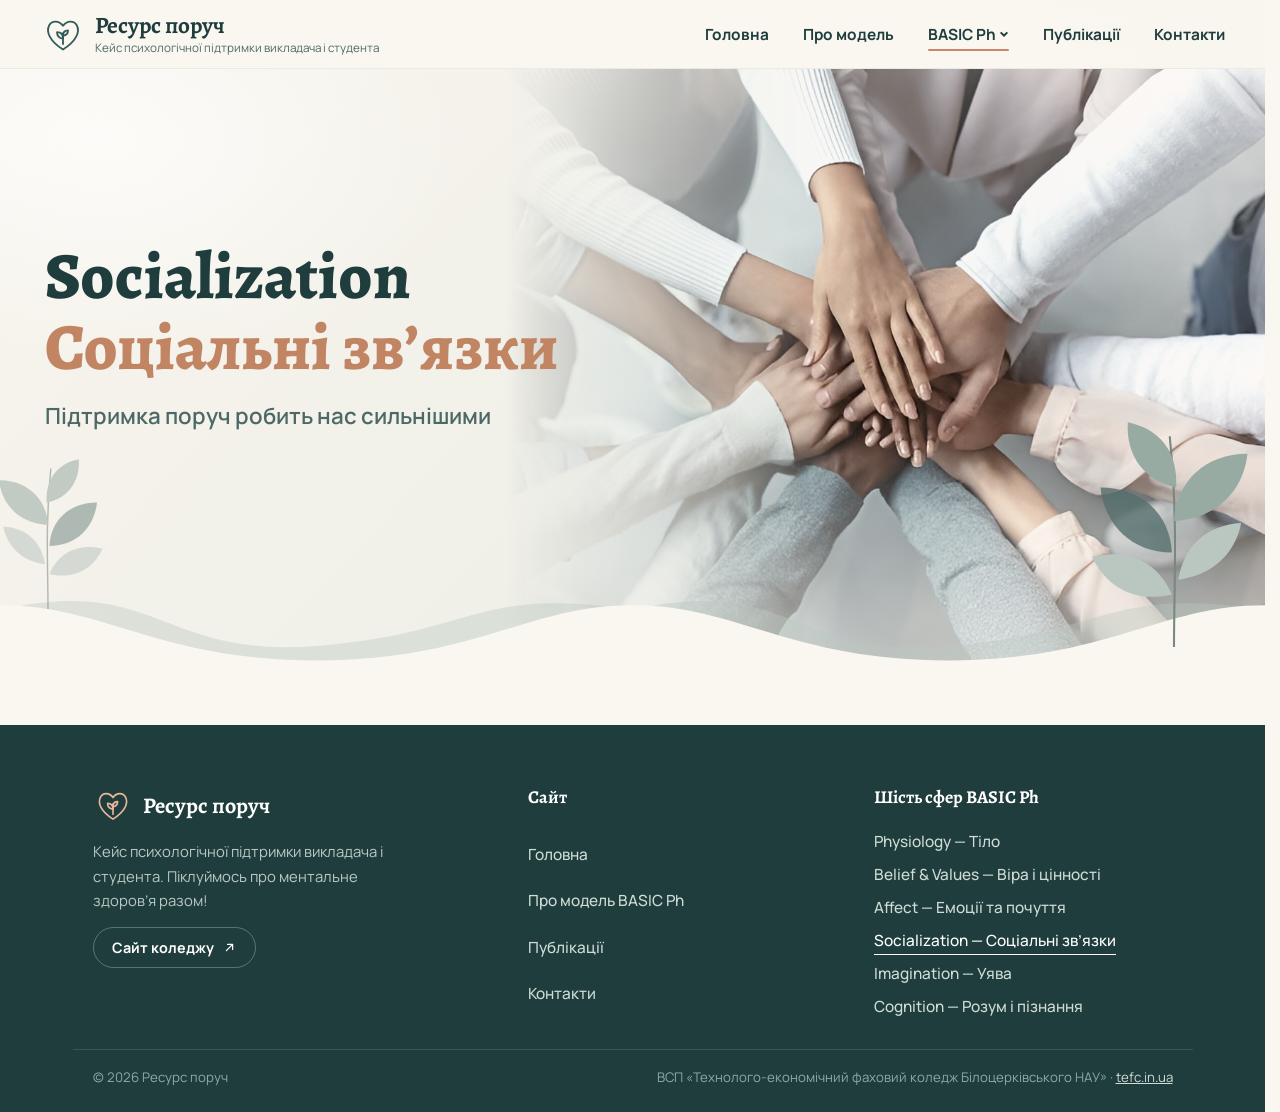
<file: socialization.html>
<!doctype html>
<html lang="uk">
<head>
  <meta charset="utf-8">
  <meta name="viewport" content="width=device-width, initial-scale=1">
  <title>Socialization · Соціальні зв’язки — Ресурс поруч</title>
  <meta name="description" content="Socialization — підтримка поруч робить нас сильнішими.">
  <meta name="theme-color" content="#F5F1E8">
  <link rel="preconnect" href="https://fonts.googleapis.com">
  <link rel="preconnect" href="https://fonts.gstatic.com" crossorigin>
  <link href="https://fonts.googleapis.com/css2?family=Manrope:wght@400;500;600;700;800&display=swap" rel="stylesheet">
  <link rel="stylesheet" href="style.css">
  <noscript><style>.reveal{opacity:1!important;transform:none!important}</style></noscript>
  <script src="script.js" defer></script>
</head>
<body data-page="socialization">
  <!-- site-header:start -->
  <header class="topbar">
    <div class="topbar__inner">
      <a class="brand" href="index.html" aria-label="Ресурс поруч — на головну">
        <svg class="brand__logo" viewBox="0 0 48 48" fill="none" stroke="currentColor" stroke-width="2" stroke-linecap="round" stroke-linejoin="round" aria-hidden="true">
          <g class="pulse"><path d="M24 41C10 32 5 22 9 14.5c3-5.5 10.5-5.5 15 .5 4.5-6 12-6 15-.5C43 22 38 32 24 41z"/></g>
          <path d="M24 35V23"/><path d="M24 29c-4.5-.5-6.5-3.5-6.5-7 4.5 0 6.5 3 6.5 7zM24 26c3.5-.5 5.5-2.8 5.5-6-3.5 0-5.5 2.4-5.5 6z"/>
        </svg>
        <span class="brand__text"><strong>Ресурс поруч</strong><small>Кейс психологічної підтримки викладача і студента</small></span>
      </a>
      <nav class="mainnav" aria-label="Основна навігація">
        <a class="navlink " href="index.html">Головна</a>
        <a class="navlink " href="basic-ph.html">Про модель</a>
        <div class="has-sub">
          <button class="navlink is-active" type="button" aria-haspopup="true" aria-expanded="false">BASIC Ph <svg viewBox="0 0 12 12"><path d="m2 4 4 4 4-4"/></svg></button>
          <div class="sub"><a href="physical.html" class=""><svg viewBox="0 0 24 24"  aria-hidden="true"><path d="M6.5 6.5v11M17.5 6.5v11M3.5 9v6M20.5 9v6M6.5 12h11"/></svg><span>Physiology<small>Тіло</small></span></a><a href="belief-values.html" class=""><svg viewBox="0 0 24 24"  aria-hidden="true"><path d="M12 20c-3.2-1-5.2-3.8-5.2-7 2.2 0 4.2 1.1 5.2 3 1-1.9 3-3 5.2-3 0 3.2-2 6-5.2 7z"/><path d="M12 16c-1.6-2.2-1.6-5.4 0-9.5 1.6 4.1 1.6 7.3 0 9.5z"/></svg><span>Belief & Values<small>Віра і цінності</small></span></a><a href="affect.html" class=""><svg viewBox="0 0 24 24"  aria-hidden="true"><path d="M12 20s-7-4.4-7-10a4 4 0 0 1 7-2.5A4 4 0 0 1 19 10c0 5.6-7 10-7 10z"/></svg><span>Affect<small>Емоції та почуття</small></span></a><a href="socialization.html" class="is-active"><svg viewBox="0 0 24 24"  aria-hidden="true"><path d="M9 11a3 3 0 1 0 0-6 3 3 0 0 0 0 6zM3 19c0-3 2.7-5 6-5s6 2 6 5M16.5 11a2.5 2.5 0 1 0 0-5M17.5 14c2.2.3 3.5 2 3.5 4"/></svg><span>Socialization<small>Соціальні зв’язки</small></span></a><a href="imagination.html" class=""><svg viewBox="0 0 24 24"  aria-hidden="true"><path d="M12 3l2.7 5.6 6.1.9-4.4 4.3 1 6.1L12 17l-5.4 2.9 1-6.1L3.2 9.5l6.1-.9z"/></svg><span>Imagination<small>Уява</small></span></a><a href="cognition.html" class=""><svg viewBox="0 0 24 24"  aria-hidden="true"><path d="M9.5 4.5A2.8 2.8 0 0 0 6.8 7 3 3 0 0 0 5 12a3 3 0 0 0 1.5 4.6 2.8 2.8 0 0 0 5.5.9V5.2a2.8 2.8 0 0 0-2.5-.7z"/><path d="M14.5 4.5A2.8 2.8 0 0 1 17.2 7 3 3 0 0 1 19 12a3 3 0 0 1-1.5 4.6 2.8 2.8 0 0 1-5.5.9"/><path d="M9 10h1.5M13.5 10H15M9 14h1.5M13.5 14H15"/></svg><span>Cognition<small>Розум і пізнання</small></span></a></div>
        </div>
        <a class="navlink " href="publications.html">Публікації</a>
        <a class="navlink " href="contacts.html">Контакти</a>
      </nav>
      <div class="topbar__actions">
        <button class="icon-btn" type="button" data-action="search" aria-label="Пошук" aria-expanded="false"><svg viewBox="0 0 24 24"><circle cx="11" cy="11" r="6.5"/><path d="m16 16 4.5 4.5"/></svg></button>
        <button class="icon-btn" type="button" data-action="menu" aria-label="Відкрити меню" aria-expanded="false" aria-controls="drawer"><svg viewBox="0 0 24 24"><path d="M4 7h16M4 12h16M4 17h16"/></svg></button>
      </div>
    </div>
    <div class="search-panel" id="search-panel">
      <div class="search-box"><input type="search" placeholder="Пошук по сайту…" aria-label="Пошук по сайту" autocomplete="off"><ul></ul></div>
    </div>
  </header>
  <div class="drawer" id="drawer" aria-hidden="true">
    <div class="drawer__overlay" data-close></div>
    <aside class="drawer__panel" role="dialog" aria-modal="true" aria-label="Меню">
      <div class="drawer__head"><span>Меню</span><button class="icon-btn" type="button" data-close aria-label="Закрити меню"><svg viewBox="0 0 24 24"><path d="m6 6 12 12M18 6 6 18"/></svg></button></div>
      <h3>Сайт</h3><nav><a href="index.html" style="--n:0" class=""><svg viewBox="0 0 24 24"  aria-hidden="true"><path d="M4 11 12 4l8 7v9h-5v-6H9v6H4z"/></svg>Головна</a><a href="basic-ph.html" style="--n:1" class=""><svg viewBox="0 0 24 24"  aria-hidden="true"><circle cx="12" cy="12" r="8"/><path d="M12 4v16M4 12h16M6.3 6.3l11.4 11.4M17.7 6.3 6.3 17.7"/></svg>Про модель BASIC Ph</a></nav>
      <h3>Шість сфер BASIC Ph</h3><nav><a href="physical.html" style="--n:2" class=""><svg viewBox="0 0 24 24"  aria-hidden="true"><path d="M6.5 6.5v11M17.5 6.5v11M3.5 9v6M20.5 9v6M6.5 12h11"/></svg>Physiology — Тіло</a><a href="belief-values.html" style="--n:3" class=""><svg viewBox="0 0 24 24"  aria-hidden="true"><path d="M12 20c-3.2-1-5.2-3.8-5.2-7 2.2 0 4.2 1.1 5.2 3 1-1.9 3-3 5.2-3 0 3.2-2 6-5.2 7z"/><path d="M12 16c-1.6-2.2-1.6-5.4 0-9.5 1.6 4.1 1.6 7.3 0 9.5z"/></svg>Belief & Values — Віра і цінності</a><a href="affect.html" style="--n:4" class=""><svg viewBox="0 0 24 24"  aria-hidden="true"><path d="M12 20s-7-4.4-7-10a4 4 0 0 1 7-2.5A4 4 0 0 1 19 10c0 5.6-7 10-7 10z"/></svg>Affect — Емоції та почуття</a><a href="socialization.html" style="--n:5" class="is-active"><svg viewBox="0 0 24 24"  aria-hidden="true"><path d="M9 11a3 3 0 1 0 0-6 3 3 0 0 0 0 6zM3 19c0-3 2.7-5 6-5s6 2 6 5M16.5 11a2.5 2.5 0 1 0 0-5M17.5 14c2.2.3 3.5 2 3.5 4"/></svg>Socialization — Соціальні зв’язки</a><a href="imagination.html" style="--n:6" class=""><svg viewBox="0 0 24 24"  aria-hidden="true"><path d="M12 3l2.7 5.6 6.1.9-4.4 4.3 1 6.1L12 17l-5.4 2.9 1-6.1L3.2 9.5l6.1-.9z"/></svg>Imagination — Уява</a><a href="cognition.html" style="--n:7" class=""><svg viewBox="0 0 24 24"  aria-hidden="true"><path d="M9.5 4.5A2.8 2.8 0 0 0 6.8 7 3 3 0 0 0 5 12a3 3 0 0 0 1.5 4.6 2.8 2.8 0 0 0 5.5.9V5.2a2.8 2.8 0 0 0-2.5-.7z"/><path d="M14.5 4.5A2.8 2.8 0 0 1 17.2 7 3 3 0 0 1 19 12a3 3 0 0 1-1.5 4.6 2.8 2.8 0 0 1-5.5.9"/><path d="M9 10h1.5M13.5 10H15M9 14h1.5M13.5 14H15"/></svg>Cognition — Розум і пізнання</a></nav>
      <h3>Ще</h3><nav><a href="publications.html" style="--n:8" class=""><svg viewBox="0 0 24 24"  aria-hidden="true"><path d="M5 4h11a3 3 0 0 1 3 3v12H8a3 3 0 0 1-3-3z"/><path d="M9 8h6M9 12h6M9 16h3"/></svg>Публікації</a><a href="contacts.html" style="--n:9" class=""><svg viewBox="0 0 24 24"  aria-hidden="true"><rect x="3" y="5" width="18" height="14" rx="2.5"/><path d="m4 7 8 6 8-6"/></svg>Контакти</a></nav>
    </aside>
  </div>
  <!-- site-header:end -->
  <main>
    <section class="hero" aria-labelledby="hero-title">
      <div class="hero__media">
        <div class="hero__photo" style="--pos: 55% 50%"></div>
        <div class="hero__art" data-icon="people"></div>
      </div>

      <div class="hero__content">
        <div class="hero__text">
          <h1 id="hero-title">Socialization<br>Соціальні зв’язки</h1>
          <p class="hero__sub reveal">Підтримка поруч робить нас сильнішими</p>
        </div>
      </div>

      <div class="hero__wave" aria-hidden="true"></div>
    </section>
  </main>
</body>
</html>
</file>
<file: style.css>
@import url('https://fonts.googleapis.com/css2?family=Alegreya:ital,wght@0,500;0,600;0,700;0,800;1,500;1,700&display=swap');

/* ==========================================================
   Ресурс поруч — спільні стилі (шапка, банери, анімації)
   ========================================================== */

:root {
  --milk: #FAF7F0;
  --mist: #E0E5DE;
  --sage: #B6C3BB;
  --teal: #315B5B;
  --sand: #D9BFA5;
  --terra: #C98765;
  --accent: #C28564;

  --ink: #1f3d3d;
  --ink-soft: #4d6967;
  --paper: #fffdf8;

  --blob-1: #E6EDE4;
  --blob-2: var(--sage);
  --blob-3: var(--sand);

  --ff-serif: 'Alegreya', 'Source Serif 4', Georgia, 'Times New Roman', serif;
  --ff-sans: 'Manrope', system-ui, -apple-system, 'Segoe UI', sans-serif;

  --ease: cubic-bezier(.22, .8, .24, 1);
  --shadow: 0 12px 32px rgba(49, 91, 91, .14);
}

/* Акценти для окремих сторінок */
body[data-page="physical"]      { --blob-1: #E4ECE6; --blob-2: #A8BDB0; --blob-3: #D9BFA5; }
body[data-page="belief"]        { --blob-1: #F1E6D6; --blob-2: #D9BFA5; --blob-3: #A8BDB0; }
body[data-page="affect"]        { --blob-1: #F6E5DA; --blob-2: #E3B99F; --blob-3: #D9E2D8; }
body[data-page="socialization"] { --blob-1: #DCE7E3; --blob-2: #8FB0A8; --blob-3: #D9BFA5; }
body[data-page="imagination"]   { --blob-1: #F4E6D3; --blob-2: #E0B895; --blob-3: #A8BDB0; }
body[data-page="cognition"]     { --blob-1: #E8EBDD; --blob-2: #B6C4A8; --blob-3: #D9BFA5; }
body[data-page="publications"]  { --blob-1: #E3EBE2; --blob-2: #A8BDB0; --blob-3: #E3C7AE; }
body[data-page="contacts"]      { --blob-1: #E6EDE4; --blob-2: #A8BDB0; --blob-3: #D9BFA5; }

*, *::before, *::after { box-sizing: border-box; }

html { font-size: 106.25%; scroll-behavior: smooth; -webkit-text-size-adjust: 100%; scrollbar-gutter: stable; }

body {
  margin: 0;
  min-height: 100vh;
  font-family: var(--ff-sans);
  color: var(--ink);
  background:
    radial-gradient(900px 500px at 100% 0%, rgba(182, 195, 187, .14), transparent 60%),
    var(--milk);
  -webkit-font-smoothing: antialiased;
  overflow-x: hidden;
}

body.menu-open { overflow: hidden; }

img, svg { display: block; max-width: 100%; }
a { color: inherit; }
button { font: inherit; color: inherit; }

:focus-visible {
  outline: 2px solid var(--terra);
  outline-offset: 3px;
  border-radius: 6px;
}

/* Плавний вхід / вихід сторінки */
main { animation: pageIn .7s var(--ease); transition: opacity .28s ease, transform .28s ease; }
body.leaving main { opacity: 0; transform: translateY(-8px); }

/* ==========================================================
   Шапка
   ========================================================== */
.topbar {
  position: sticky;
  top: 0;
  z-index: 50;
  background: rgba(250, 247, 240, .86);
  -webkit-backdrop-filter: saturate(1.2) blur(14px);
  backdrop-filter: saturate(1.2) blur(14px);
  border-bottom: 1px solid rgba(49, 91, 91, .07);
  transition: box-shadow .3s ease, background .3s ease;
}
.topbar.is-scrolled { box-shadow: 0 8px 28px rgba(49, 91, 91, .12); background: rgba(250, 247, 240, .94); }

.topbar__inner {
  max-width: 1240px;
  margin: 0 auto;
  padding: 10px 20px 8px;
  display: flex;
  flex-wrap: wrap;
  align-items: center;
  gap: 8px 24px;
}

.brand {
  display: flex;
  align-items: center;
  gap: 10px;
  margin-right: auto;
  text-decoration: none;
  color: var(--teal);
}
.brand__logo { width: 44px; height: 44px; flex: none; }
.brand__logo .pulse { transform-origin: 24px 24px; animation: heartbeat 4.2s ease-in-out infinite; }
.brand__text strong {
  display: block;
  font-family: var(--ff-serif);
  font-weight: 800;
  font-size: 1.1875rem;
  line-height: 1.1;
  letter-spacing: -.01em;
  color: var(--ink);
}
.brand__text small {
  display: block;
  max-width: 190px;
  margin-top: 2px;
  font-size: 0.5938rem;
  line-height: 1.25;
  color: var(--ink-soft);
}

.topbar__actions { display: flex; gap: 4px; }
.icon-btn {
  display: grid;
  place-items: center;
  width: 40px;
  height: 40px;
  border: 0;
  border-radius: 50%;
  background: transparent;
  cursor: pointer;
  color: var(--ink);
  transition: background .25s ease, transform .25s var(--ease);
}
.icon-btn:hover { background: rgba(49, 91, 91, .09); transform: scale(1.08); }
.icon-btn svg { width: 22px; height: 22px; fill: none; stroke: currentColor; stroke-width: 1.8; stroke-linecap: round; stroke-linejoin: round; }

/* Головна навігація */
.mainnav {
  order: 3;
  width: 100%;
  display: flex;
  justify-content: space-between;
  align-items: center;
  gap: 6px 14px;
  padding-bottom: 4px;
  font-size: 0.7188rem;
  font-weight: 700;
}
.navlink {
  position: relative;
  display: inline-flex;
  align-items: center;
  gap: 3px;
  padding: 6px 0;
  border: 0;
  background: none;
  text-decoration: none;
  cursor: pointer;
  color: var(--ink);
  white-space: nowrap;
}
.navlink::after {
  content: '';
  position: absolute;
  left: 0; right: 0; bottom: 0;
  height: 2px;
  border-radius: 2px;
  background: var(--terra);
  transform: scaleX(0);
  transform-origin: left;
  transition: transform .35s var(--ease);
}
.navlink:hover::after, .navlink.is-active::after { transform: scaleX(1); }
.navlink svg { width: 10px; height: 10px; fill: none; stroke: currentColor; stroke-width: 2.4; transition: transform .3s var(--ease); }
.has-sub.open .navlink svg { transform: rotate(180deg); }

.has-sub { position: relative; }
.sub {
  position: absolute;
  top: calc(100% + 8px);
  left: 50%;
  z-index: 60;
  min-width: 250px;
  padding: 8px;
  border-radius: 18px;
  background: var(--paper);
  box-shadow: var(--shadow);
  opacity: 0;
  visibility: hidden;
  transform: translate(-50%, 10px);
  transition: opacity .3s ease, transform .35s var(--ease), visibility .3s;
}
.has-sub.open .sub { opacity: 1; visibility: visible; transform: translate(-50%, 0); }
.sub a {
  display: flex;
  align-items: center;
  gap: 10px;
  padding: 9px 12px;
  border-radius: 12px;
  font-size: 0.8125rem;
  font-weight: 600;
  text-decoration: none;
  transition: background .2s ease, padding-left .25s var(--ease);
}
.sub a:hover, .sub a.is-active { background: var(--mist); padding-left: 16px; }
.sub a svg { width: 18px; height: 18px; fill: none; stroke: var(--teal); stroke-width: 1.7; stroke-linecap: round; stroke-linejoin: round; flex: none; }
.sub a small { display: block; font-weight: 500; color: var(--ink-soft); font-size: 0.6875rem; }

@media (min-width: 900px) {
  .topbar__inner { flex-wrap: nowrap; justify-content: space-between; padding: 12px 28px; }
  .brand { margin-right: 0; }
  .brand__text strong { font-size: 1.375rem; }
  .brand__text small { max-width: none; font-size: 0.6875rem; }
  .mainnav { order: 0; width: auto; padding: 0; font-size: 0.9062rem; gap: 8px 34px; }
  .topbar__actions { margin-left: 0; }
  @media (hover: hover) {
    .has-sub:hover .sub { opacity: 1; visibility: visible; transform: translate(-50%, 0); }
    .has-sub:hover .navlink svg { transform: rotate(180deg); }
  }
}

/* Пошук */
.search-panel {
  max-width: 1240px;
  margin: 0 auto;
  padding: 0 20px;
  max-height: 0;
  overflow: hidden;
  transition: max-height .5s var(--ease);
}
.search-panel.open { max-height: 420px; }
.search-box { padding: 6px 0 16px; }
.search-box input {
  width: 100%;
  padding: 13px 20px;
  border: 1.5px solid rgba(49, 91, 91, .2);
  border-radius: 999px;
  background: var(--paper);
  font: inherit;
  font-size: 0.9375rem;
  color: var(--ink);
  transition: border-color .25s ease, box-shadow .25s ease;
}
.search-box input:focus { outline: none; border-color: var(--teal); box-shadow: 0 0 0 4px rgba(49, 91, 91, .12); }
.search-box ul { list-style: none; margin: 10px 0 0; padding: 0; display: grid; gap: 2px; max-height: 250px; overflow: auto; }
.search-box li a, .search-box li.muted { display: block; padding: 9px 14px; border-radius: 12px; font-size: 0.875rem; font-weight: 600; text-decoration: none; }
.search-box li a:hover { background: var(--mist); }
.search-box li.muted { color: var(--ink-soft); font-weight: 500; }

/* Бокове меню */
.drawer { position: fixed; inset: 0; z-index: 100; pointer-events: none; }
.drawer__overlay { position: absolute; inset: 0; background: rgba(31, 61, 61, .38); opacity: 0; transition: opacity .4s ease; -webkit-backdrop-filter: blur(3px); backdrop-filter: blur(3px); }
.drawer__panel {
  position: absolute;
  top: 0; right: 0; bottom: 0;
  width: min(380px, 88vw);
  padding: 22px 24px 32px;
  overflow-y: auto;
  background: linear-gradient(180deg, var(--paper), var(--milk));
  box-shadow: -20px 0 50px rgba(49, 91, 91, .2);
  transform: translateX(104%);
  transition: transform .55s var(--ease);
}
.drawer.open { pointer-events: auto; }
.drawer.open .drawer__overlay { opacity: 1; }
.drawer.open .drawer__panel { transform: none; }
.drawer__head { display: flex; justify-content: space-between; align-items: center; margin-bottom: 14px; font-family: var(--ff-serif); font-size: 1.375rem; font-weight: 600; }
.drawer h3 { margin: 18px 0 6px; font-size: 0.6875rem; letter-spacing: .12em; text-transform: uppercase; color: var(--ink-soft); }
.drawer nav { display: grid; gap: 2px; }
.drawer nav a {
  display: flex;
  align-items: center;
  gap: 12px;
  padding: 11px 12px;
  border-radius: 14px;
  text-decoration: none;
  font-weight: 600;
  font-size: 0.9375rem;
  opacity: 0;
  transform: translateX(22px);
  transition: background .2s ease;
}
.drawer nav a:hover, .drawer nav a.is-active { background: var(--mist); }
.drawer nav a svg { width: 20px; height: 20px; fill: none; stroke: var(--teal); stroke-width: 1.7; stroke-linecap: round; stroke-linejoin: round; }
.drawer.open nav a { animation: drawerItem .6s var(--ease) forwards; animation-delay: calc(var(--n) * 45ms + 180ms); }

/* ==========================================================
   Банер (hero)
   ========================================================== */
.hero {
  position: relative;
  isolation: isolate;
  overflow: hidden;
  display: flex;
  align-items: center;
  min-height: clamp(390px, 64vw, 600px);
  background:
    radial-gradient(520px 320px at 8% 12%, rgba(255, 255, 255, .7), transparent 70%),
    linear-gradient(135deg, #F8F4EC 0%, #F0F0E9 55%, #E7EAE3 100%);
}
.hero--home { min-height: clamp(450px, 74vw, 680px); }

.hero__content {
  position: relative;
  z-index: 3;
  width: 100%;
  max-width: 1240px;
  margin: 0 auto;
  padding: 42px 20px 104px;
}
.hero__text { max-width: min(62%, 560px); }
@media (min-width: 820px) {
  .hero__content { padding: 64px 32px 130px; }
  .hero__text { max-width: min(48%, 560px); }
}

.hero h1 {
  margin: 0 0 16px;
  font-family: var(--ff-serif);
  font-weight: 800;
  font-size: clamp(1.875rem, 8vw, 3.875rem);
  line-height: 1.08;
  letter-spacing: -.025em;
  color: var(--ink);
}
.hero--home h1 { font-size: clamp(2.125rem, 9vw, 4.5rem); }

/* Побуквенно/послівне з'явлення заголовка */
.w { display: inline-block; overflow: hidden; vertical-align: top; padding-bottom: .1em; margin-bottom: -.1em; }
.w > span { display: inline-block; transform: translateY(115%) rotate(4deg); animation: wordUp 1s var(--ease) forwards; animation-delay: calc(var(--i) * 75ms + 260ms); }

.hero__lead {
  margin: 0 0 18px;
  font-family: var(--ff-serif);
  font-size: clamp(1.0625rem, 4.2vw, 1.6875rem);
  font-weight: 500;
  line-height: 1.35;
  color: var(--ink);
}
.hero__sub {
  margin: 0;
  max-width: 32ch;
  font-size: clamp(0.875rem, 2.9vw, 1.3125rem);
  font-weight: 600;
  line-height: 1.4;
  color: var(--ink-soft);
}
.hero__tagline { margin: 0 0 22px; font-size: clamp(0.875rem, 3vw, 1.1875rem); color: var(--ink); }

.hero__rule { display: block; width: 56px; height: 3px; margin: 0 0 16px; border-radius: 3px; background: linear-gradient(90deg, var(--terra), var(--sand)); transform-origin: left; animation: ruleGrow 1.1s var(--ease) .5s both; }

/* Поява елементів */
.reveal {
  opacity: 0;
  transform: translateY(20px);
  transition: opacity .9s var(--ease), transform .9s var(--ease);
  transition-delay: calc(var(--d, 0) * 1ms);
}
.reveal.in { opacity: 1; transform: none; }

/* Кнопка */
.btn {
  position: relative;
  overflow: hidden;
  display: inline-flex;
  align-items: center;
  gap: 10px;
  padding: 13px 24px;
  border-radius: 999px;
  background: var(--teal);
  color: var(--milk);
  font-size: 0.875rem;
  font-weight: 700;
  text-decoration: none;
  box-shadow: 0 10px 22px rgba(49, 91, 91, .28);
  transition: transform .35s var(--ease), box-shadow .35s var(--ease), background .3s ease;
}
.btn:hover { transform: translateY(-3px); box-shadow: 0 16px 30px rgba(49, 91, 91, .34); background: #264b4b; }
.btn:active { transform: translateY(0) scale(.98); }
.btn svg { width: 16px; height: 16px; fill: none; stroke: currentColor; stroke-width: 2; stroke-linecap: round; stroke-linejoin: round; transition: transform .35s var(--ease); }
.btn:hover svg { transform: translateX(5px); }
.btn .ripple { position: absolute; border-radius: 50%; background: rgba(255, 255, 255, .45); transform: scale(0); animation: ripple .7s ease-out forwards; pointer-events: none; }

/* Медіа-частина банера */
.hero__media {
  position: absolute;
  top: 0; right: 0; bottom: 0;
  width: 70%;
  z-index: 1;
  -webkit-mask-image: linear-gradient(90deg, transparent 0, #000 44%);
  mask-image: linear-gradient(90deg, transparent 0, #000 44%);
  transform: translate3d(0, calc(var(--sy, 0) * .1px), 0);
  will-change: transform;
}
@media (min-width: 820px) { .hero__media { width: 60%; } }

.hero__photo {
  position: absolute;
  inset: -3%;
  background-size: cover;
  background-position: var(--pos, center);
  filter: saturate(.86) sepia(.08) brightness(1.03);
  opacity: 0;
  transition: opacity 1.4s ease;
}
.hero__photo.is-loaded { opacity: 1; animation: kenburns 22s ease-in-out infinite alternate; }
.hero__media::after {
  content: '';
  position: absolute;
  inset: 0;
  pointer-events: none;
  background:
    linear-gradient(180deg, rgba(250, 247, 240, .18) 0%, rgba(250, 247, 240, 0) 30%, rgba(250, 247, 240, 0) 60%, rgba(250, 247, 240, .6) 100%),
    linear-gradient(90deg, rgba(49, 91, 91, .06), rgba(201, 135, 101, .06));
}

/* Запасна ілюстрація (видно, доки фото немає) */
.hero__art {
  position: absolute;
  inset: 0;
  display: grid;
  place-items: center;
  opacity: 0;
  transition: opacity .8s ease;
}
.hero__media.no-photo .hero__art { opacity: 1; }
.hero__art::before, .hero__art::after { content: ''; position: absolute; }
.hero__art::before {
  width: 76%;
  aspect-ratio: 1;
  right: -6%;
  top: 8%;
  border-radius: 46% 54% 58% 42% / 50% 44% 56% 50%;
  background: radial-gradient(circle at 30% 28%, var(--blob-1), var(--blob-2) 92%);
  box-shadow: inset -20px -30px 60px rgba(49, 91, 91, .12);
  animation: morph 15s ease-in-out infinite;
}
.hero__art::after {
  width: 36%;
  aspect-ratio: 1;
  left: 24%;
  bottom: 14%;
  border-radius: 58% 42% 46% 54% / 44% 56% 44% 56%;
  background: radial-gradient(circle at 30% 30%, #fff5e6, var(--blob-3));
  opacity: .85;
  animation: morph 11s ease-in-out infinite reverse;
}
.hero__art svg {
  position: relative;
  z-index: 1;
  width: 30%;
  max-width: 200px;
  fill: none;
  stroke: var(--teal);
  stroke-width: 1;
  stroke-linecap: round;
  stroke-linejoin: round;
  filter: drop-shadow(0 12px 18px rgba(49, 91, 91, .22));
  animation: floaty 6s ease-in-out infinite;
}

/* Декор: листя, бульбашки */
.deco-leaf {
  position: absolute;
  right: -14px;
  bottom: 22px;
  z-index: 2;
  width: clamp(92px, 17vw, 210px);
  pointer-events: none;
}
.deco-leaf svg { width: 100%; height: auto; transform-origin: 50% 100%; animation: sway 7s ease-in-out infinite; }
.deco-leaf--left { left: -22px; right: auto; bottom: 60px; width: clamp(70px, 11vw, 140px); opacity: .55; }
.deco-leaf--left svg { animation-duration: 9s; animation-direction: reverse; transform: scaleX(-1); }
.deco-leaf .l1 { fill: #98ABA3; }
.deco-leaf .l2 { fill: #BAC7C0; }
.deco-leaf .l3 { fill: #55706E; opacity: .8; }
.deco-leaf .stem { fill: none; stroke: #78897F; stroke-width: 2; stroke-linecap: round; }

.bubble {
  position: absolute;
  z-index: 1;
  border-radius: 50%;
  background: radial-gradient(circle at 30% 30%, rgba(255, 255, 255, .9), rgba(182, 195, 187, .3));
  opacity: 0;
  pointer-events: none;
  animation: bubbleUp var(--dur, 14s) ease-in infinite;
  animation-delay: var(--delay, 0s);
}

/* Хвиля знизу */
.hero__wave {
  position: absolute;
  left: 0; right: 0; bottom: -1px;
  z-index: 2;
  height: clamp(44px, 7.5vw, 96px);
  overflow: hidden;
  pointer-events: none;
}
.hero__wave::before, .hero__wave::after {
  content: '';
  position: absolute;
  left: 0; bottom: 0;
  width: 200%;
  height: 100%;
  background-repeat: repeat-x;
  background-size: 25% 100%;
}
.hero__wave::before {
  background-image: url("data:image/svg+xml,%3Csvg xmlns='http://www.w3.org/2000/svg' viewBox='0 0 1200 80' preserveAspectRatio='none'%3E%3Cpath fill='%23BCC7C0' fill-opacity='.4' d='M0 30C300 0 300 70 600 60S900 10 1200 30V80H0Z'/%3E%3C/svg%3E");
  animation: waveSlide 34s linear infinite reverse;
}
.hero__wave::after {
  background-image: url("data:image/svg+xml,%3Csvg xmlns='http://www.w3.org/2000/svg' viewBox='0 0 1200 80' preserveAspectRatio='none'%3E%3Cpath fill='%23FAF7F0' d='M0 26C200 26 300 72 600 72S1000 26 1200 26V80H0Z'/%3E%3C/svg%3E");
  animation: waveSlide 22s linear infinite;
}

/* ==========================================================
   Сторінка «Про модель BASIC Ph» — дерев'яні блоки
   ========================================================== */
.blocks {
  --b: clamp(64px, 17.5vw, 118px);
  position: absolute;
  right: max(2.5vw, 8px);
  bottom: clamp(34px, 9vw, 96px);
  z-index: 4;
  display: flex;
  flex-direction: column-reverse;
  align-items: center;
  gap: 7px;
}
@media (min-width: 820px) { .blocks { right: max(6vw, 40px); } }
.blocks__row { display: flex; gap: 7px; }

.block {
  position: relative;
  width: var(--b);
  height: var(--b);
  display: grid;
  place-items: center;
  border: 0;
  padding: 0;
  border-radius: 10px;
  cursor: pointer;
  background:
    repeating-linear-gradient(98deg, rgba(150, 105, 60, .05) 0 3px, transparent 3px 9px),
    linear-gradient(145deg, #F0DFC6, #D8BD9C);
  box-shadow:
    inset 0 2px 0 rgba(255, 255, 255, .65),
    inset 0 -5px 10px rgba(120, 86, 50, .2),
    0 14px 22px rgba(80, 60, 40, .2);
  animation:
    blockIn 1s var(--ease) both,
    bob 5.5s ease-in-out infinite;
  animation-delay: calc(var(--i) * 130ms + 450ms), calc(var(--i) * 420ms + 2s);
  transition: translate .4s var(--ease), rotate .4s var(--ease), filter .3s ease;
}
.block:hover, .block:focus-visible { z-index: 6; }
.block:hover { translate: 0 -9px; rotate: -2.5deg; filter: brightness(1.04); }
.block:active { translate: 0 -2px; }
.block svg { pointer-events: none; width: 56%; height: 56%; fill: none; stroke: #5b4838; stroke-width: 1.4; stroke-linecap: round; stroke-linejoin: round; opacity: .88; }
.block.wiggle { animation: blockIn 0s both, wiggle .7s ease; }
.block .tip {
  position: absolute;
  bottom: calc(100% + 8px);
  left: 50%;
  padding: 5px 10px;
  border-radius: 999px;
  background: var(--teal);
  color: var(--milk);
  font-size: 0.6875rem;
  font-weight: 700;
  white-space: nowrap;
  z-index: 7;
  opacity: 0;
  transform: translate(-50%, 6px);
  pointer-events: none;
  transition: opacity .25s ease, transform .3s var(--ease);
}
.block:hover .tip, .block:focus-visible .tip { opacity: 1; transform: translate(-50%, 0); }

/* ==========================================================
   Контакти / публікації — додаткові штрихи
   ========================================================== */
.hero__chips { display: flex; flex-wrap: wrap; gap: 8px; margin-top: 18px; }
.chip {
  padding: 7px 14px;
  border-radius: 999px;
  background: rgba(255, 253, 248, .85);
  border: 1px solid rgba(49, 91, 91, .14);
  font-size: 0.7812rem;
  font-weight: 700;
  text-decoration: none;
  transition: transform .3s var(--ease), background .25s ease, color .25s ease;
}
.chip:hover { transform: translateY(-3px); background: var(--teal); color: var(--milk); }

/* ==========================================================
   Анімації
   ========================================================== */
@keyframes pageIn { from { opacity: 0; transform: translateY(10px); } to { opacity: 1; transform: none; } }
@keyframes slideDown { from { opacity: 0; transform: translateY(-100%); } to { opacity: 1; transform: none; } }
@keyframes wordUp { to { transform: none; } }
@keyframes ruleGrow { from { transform: scaleX(0); } to { transform: scaleX(1); } }
@keyframes heartbeat { 0%, 100% { transform: scale(1); } 8% { transform: scale(1.07); } 16% { transform: scale(1); } 24% { transform: scale(1.05); } 32% { transform: scale(1); } }
@keyframes kenburns { from { transform: scale(1) translate3d(0, 0, 0); } to { transform: scale(1.09) translate3d(-1.2%, -1%, 0); } }
@keyframes morph {
  0%, 100% { border-radius: 46% 54% 58% 42% / 50% 44% 56% 50%; transform: rotate(0deg) scale(1); }
  33% { border-radius: 58% 42% 44% 56% / 42% 56% 44% 58%; transform: rotate(8deg) scale(1.04); }
  66% { border-radius: 42% 58% 52% 48% / 56% 42% 58% 44%; transform: rotate(-6deg) scale(.98); }
}
@keyframes floaty { 0%, 100% { transform: translateY(0) rotate(-2deg); } 50% { transform: translateY(-16px) rotate(2deg); } }
@keyframes sway { 0%, 100% { rotate: -3deg; } 50% { rotate: 4deg; } }
@keyframes bubbleUp {
  0% { opacity: 0; transform: translateY(40px) scale(.6); }
  15% { opacity: .75; }
  100% { opacity: 0; transform: translateY(-190px) translateX(26px) scale(1.15); }
}
@keyframes waveSlide { from { transform: translateX(0); } to { transform: translateX(-50%); } }
@keyframes ripple { to { transform: scale(4); opacity: 0; } }
@keyframes drawerItem { to { opacity: 1; transform: none; } }
@keyframes blockIn {
  0% { opacity: 0; transform: translateY(-70px) rotate(-8deg) scale(.9); }
  60% { opacity: 1; transform: translateY(6px) rotate(1.5deg); }
  80% { transform: translateY(-3px) rotate(-.6deg); }
  100% { opacity: 1; transform: none; }
}
@keyframes bob { 0%, 100% { transform: translateY(0); } 50% { transform: translateY(-6px); } }
@keyframes wiggle { 0%, 100% { transform: rotate(0); } 20% { transform: rotate(-7deg) scale(1.05); } 45% { transform: rotate(6deg) scale(1.05); } 70% { transform: rotate(-3deg); } }

@media (prefers-reduced-motion: reduce) {
  *, *::before, *::after { animation-duration: .01ms !important; animation-iteration-count: 1 !important; transition-duration: .01ms !important; scroll-behavior: auto !important; }
  .reveal { opacity: 1; transform: none; }
  .w > span { transform: none; }
}

/* ==========================================================
   Сторінка «Про модель BASIC Ph» — змістові секції
   ========================================================== */
.about { max-width: 1120px; margin: 0 auto; padding: 8px 20px 72px; display: grid; gap: clamp(48px, 8vw, 84px); }
.appear { opacity: 0; transform: translateY(24px); transition: opacity .8s var(--ease), transform .8s var(--ease); }
.appear.in { opacity: 1; transform: none; }

.card {
  position: relative;
  padding: clamp(22px, 4.5vw, 52px);
  border-radius: 28px;
  background: linear-gradient(160deg, #fffdf8 0%, #fcfaf4 100%);
  border: 1px solid rgba(49, 91, 91, .09);
  box-shadow: 0 18px 44px rgba(49, 91, 91, .08);
}
.card--mist { background: linear-gradient(145deg, #eceee9 0%, #f4f4ec 100%); }
.eyebrow { display: block; margin: 0 0 10px; font-size: 0.7188rem; font-weight: 800; letter-spacing: .14em; text-transform: uppercase; color: #AE7C60; }
.about h2 { margin: 0; font-weight: 800; letter-spacing: -.02em; color: var(--ink); }
.about p { margin: 0; }

/* Вступ */
.intro { display: grid; gap: 28px; align-items: center; }
@media (min-width: 860px) { .intro { grid-template-columns: 1.55fr 1fr; gap: 48px; } }
.intro__text p { font-size: clamp(0.9375rem, 2.2vw, 1.0625rem); line-height: 1.85; color: var(--ink-soft); }
.intro__text p + p { margin-top: 20px; }
.intro__text strong { color: var(--ink); }
.intro__aside { padding: 18px 18px 22px; border-radius: 22px; text-align: center; background: rgba(236, 238, 233, .8); border: 1px solid rgba(49, 91, 91, .1); }
.intro__photo { width: 100%; height: auto; aspect-ratio: 4 / 3; object-fit: cover; object-position: center top; border-radius: 16px; margin-bottom: 18px; box-shadow: 0 10px 24px rgba(49, 91, 91, .16); }
.intro__aside h2 { font-size: 1.125rem; line-height: 1.3; }
.intro__aside p { margin-top: 10px; font-size: 0.875rem; line-height: 1.6; color: var(--ink-soft); }
.letters { display: flex; justify-content: center; flex-wrap: wrap; gap: 6px; margin-top: 18px; }
.letters span { min-width: 30px; padding: 5px 8px; border-radius: 8px; background: var(--paper); border: 1px solid rgba(49, 91, 91, .14); font-size: 0.75rem; font-weight: 700; }

/* Заголовок секції */
.sec-head { max-width: 720px; margin: 0 auto 36px; text-align: center; }
.sec-head h2 { font-size: clamp(1.625rem, 5vw, 2.5rem); line-height: 1.15; }
.sec-head p { margin-top: 14px; font-size: 1rem; line-height: 1.6; color: var(--ink-soft); }

/* Дерев'яна плитка-іконка */
.wood {
  display: grid; place-items: center; flex: none;
  width: 56px; height: 56px; border-radius: 14px;
  background: repeating-linear-gradient(98deg, rgba(150, 105, 60, .05) 0 3px, transparent 3px 9px), linear-gradient(145deg, #F0DFC6, #D8BD9C);
  box-shadow: inset 0 2px 0 rgba(255, 255, 255, .65), inset 0 -4px 8px rgba(120, 86, 50, .18), 0 6px 12px rgba(80, 60, 40, .14);
}
.wood svg { width: 54%; height: 54%; fill: none; stroke: #5b4838; stroke-width: 1.5; stroke-linecap: round; stroke-linejoin: round; opacity: .88; }

/* Картки ключів */
.keys { display: grid; gap: 22px; grid-template-columns: 1fr; }
@media (min-width: 640px) { .keys { grid-template-columns: repeat(2, 1fr); } }
@media (min-width: 960px) { .keys { grid-template-columns: repeat(3, 1fr); } }
.key-card {
  display: flex; flex-direction: column;
  padding: 26px 24px 22px;
  border-radius: 26px;
  background: #fffdf8;
  border: 1px solid rgba(49, 91, 91, .1);
  box-shadow: 0 14px 34px rgba(49, 91, 91, .07);
  transition: opacity .8s var(--ease), transform .45s var(--ease), box-shadow .45s var(--ease);
  transition-delay: calc(var(--k, 0) * 70ms), 0s, 0s;
}
.key-card.in:hover { transform: translateY(-5px); box-shadow: 0 22px 44px rgba(49, 91, 91, .13); transition-delay: 0s; }
.key-card__top { display: flex; justify-content: space-between; align-items: flex-start; margin-bottom: 18px; }
.key-tag { padding: 4px 11px; border-radius: 999px; background: #e6e9e4; font-size: 0.6875rem; font-weight: 700; color: var(--ink); white-space: nowrap; }
.key-card h3 { margin: 0 0 12px; font-size: 1.1875rem; line-height: 1.3; font-weight: 800; letter-spacing: -.01em; }
.key-card > p { font-size: 0.9062rem; line-height: 1.7; color: var(--ink-soft); }

.mini { margin-top: auto; padding-top: 18px; }
.key-card > p + .mini { margin-top: 22px; }
.mini { border-top: 1px solid rgba(49, 91, 91, .14); margin-top: 22px; }
.mini summary {
  display: flex; justify-content: space-between; align-items: center;
  padding: 14px 0 10px; list-style: none; cursor: pointer;
  font-size: 0.7188rem; font-weight: 800; color: var(--terra);
}
.mini summary::-webkit-details-marker { display: none; }
.mini summary::after { content: '+'; font-size: 1rem; line-height: 1; }
.mini[open] summary::after { content: '–'; }
.mini__body { padding: 14px 16px; border-radius: 14px; background: #f0f1ec; font-size: 0.8125rem; line-height: 1.6; color: var(--ink); }
.key-card { flex-direction: column; }
.key-card > p { flex: 1 0 auto; }

/* Як це працює */
.how__top { display: grid; gap: 28px; align-items: center; }
@media (min-width: 820px) { .how__top { grid-template-columns: minmax(0, 1fr) minmax(0, 340px); gap: 48px; } }
.how__art { margin: 0; justify-self: center; width: 100%; max-width: 340px; }
.how__art img { display: block; width: 100%; height: auto; mix-blend-mode: multiply; }
.how h2 { font-size: clamp(1.625rem, 5vw, 2.375rem); margin-bottom: 18px; }
.how p { max-width: 62ch; font-size: 1rem; line-height: 1.7; color: var(--ink); }
.how p.soft { margin-top: 16px; color: var(--ink-soft); }
.how__grid { display: grid; gap: 14px; margin-top: 32px; padding-top: 30px; border-top: 1px solid rgba(49, 91, 91, .14); }
@media (min-width: 760px) { .how__grid { grid-template-columns: repeat(3, 1fr); } }
.how__item { padding: 16px 18px 18px; border-radius: 18px; background: #fffdf8; border: 1px solid rgba(49, 91, 91, .1); transition: transform .35s var(--ease), box-shadow .35s var(--ease); }
.how__item:hover { transform: translateY(-3px); box-shadow: 0 12px 26px rgba(49, 91, 91, .1); }
.how__head { display: flex; align-items: center; gap: 10px; margin-bottom: 8px; font-size: 0.875rem; }
.how__item p { font-size: 0.8438rem; line-height: 1.55; color: var(--ink-soft); }
.mini-wood {
  display: grid; place-items: center; min-width: 26px; height: 26px; padding: 0 5px; border-radius: 7px;
  background: linear-gradient(145deg, #F0DFC6, #D8BD9C); box-shadow: inset 0 1px 0 rgba(255, 255, 255, .6), 0 2px 4px rgba(80, 60, 40, .15);
  font-size: 0.6875rem; font-weight: 800; color: #5b4838;
}

/* Саморефлексія */
.self { padding: clamp(20px, 4vw, 44px); }
.self__head { display: flex; flex-wrap: wrap; justify-content: space-between; align-items: flex-start; gap: 16px; margin-bottom: 28px; }
.self__head h2 { font-size: clamp(1.5rem, 4.6vw, 2.125rem); margin-bottom: 8px; }
.self__head p { font-size: 0.9375rem; color: var(--ink-soft); line-height: 1.5; }
.reset { padding: 9px 18px; border: 1px solid rgba(49, 91, 91, .18); border-radius: 999px; background: #eceee9; font-size: 0.75rem; font-weight: 700; cursor: pointer; color: var(--ink-soft); transition: background .25s ease, transform .3s var(--ease); }
.reset:hover { background: var(--mist); transform: translateY(-2px); }
.self__grid { display: grid; gap: 22px; }
@media (min-width: 900px) { .self__grid { grid-template-columns: 1.25fr 1fr; gap: 36px; align-items: start; } }
.rates { display: grid; gap: 14px; }
.rate { display: flex; flex-wrap: wrap; align-items: center; gap: 10px 12px; padding: 12px 16px; border-radius: 16px; background: #f0f1ec; border: 1px solid rgba(49, 91, 91, .06); }
.rate__tag { display: grid; place-items: center; min-width: 28px; height: 28px; padding: 0 5px; border-radius: 8px; background: linear-gradient(145deg, #F0DFC6, #D8BD9C); font-size: 0.6875rem; font-weight: 800; color: #5b4838; }
.rate__name { flex: 1 1 150px; font-size: 0.8438rem; font-weight: 700; }
.rate__btns { display: flex; gap: 6px; margin-left: auto; }
.rate__btn {
  width: 34px; height: 34px; border-radius: 9px; cursor: pointer;
  border: 1px solid rgba(49, 91, 91, .14); background: #fffdf8; color: #8a9a97;
  font-size: 0.75rem; font-weight: 700;
  transition: transform .25s var(--ease), background .25s ease, color .25s ease, box-shadow .25s ease;
}
.rate__btn:hover { transform: translateY(-2px); }
.rate__btn.on {
  border-color: transparent; color: #5b4838;
  background: linear-gradient(145deg, #F0DFC6, #D8BD9C);
  box-shadow: inset 0 1px 0 rgba(255, 255, 255, .65), 0 3px 6px rgba(80, 60, 40, .16);
}

.balance { padding: 22px 22px 20px; border-radius: 22px; background: #eceee9; border: 1px solid rgba(49, 91, 91, .08); }
.balance__head { display: flex; justify-content: space-between; align-items: center; margin-bottom: 16px; }
.balance__head strong { font-size: 1rem; }
.score { padding: 4px 14px; border-radius: 999px; background: #fffdf8; border: 1px solid rgba(49, 91, 91, .12); font-size: 0.75rem; font-weight: 700; }
.chart { display: flex; align-items: flex-end; justify-content: space-between; gap: 10px; height: 168px; padding: 16px 18px 12px; border-radius: 16px; background: #fffdf8; }
.bar { flex: 1; height: 100%; display: flex; flex-direction: column; justify-content: flex-end; align-items: center; gap: 8px; }
.bar i { display: block; width: 100%; max-width: 38px; height: 4%; border-radius: 8px 8px 3px 3px; background: #E8A07F; transition: height .6s var(--ease), background .4s ease; }
.bar.top i { background: #4b5e5c; }
.bar b { font-size: 0.6875rem; font-weight: 800; }
.advice { margin-top: 14px; padding: 16px 18px; border-radius: 16px; background: #fffdf8; font-size: 0.875rem; line-height: 1.6; color: var(--ink); min-height: 64px; }
.advice span { color: var(--ink-soft); }

/* Кубики — біля рослини: відступ рахується від правого краю, а не від тексту */
@media (min-width: 820px) {
  .blocks {
    --b: clamp(84px, 11vw, 118px);
    left: auto;
    right: min(calc(min(196px, 15.7vw) + 16px), calc(100vw - 3 * var(--b) - 14px - 48vw));
  }
}

/* Підпис під фото */
.intro__aside h2 { font-size: 1.375rem; letter-spacing: -.01em; }
.intro__role { margin-top: 8px; font-size: 0.875rem; line-height: 1.55; color: var(--ink-soft); }
.intro__aside .letters { margin-top: 16px; }

/* ==========================================================
   Тести
   ========================================================== */
.test-banner {
  display: grid; gap: 28px; align-items: center;
  padding: clamp(26px, 5vw, 54px);
  border-radius: 28px; color: var(--ink);
  background: linear-gradient(145deg, #eceee9 0%, #f4f4ec 100%);
  border: 1px solid rgba(49, 91, 91, .09);
  box-shadow: 0 18px 44px rgba(49, 91, 91, .08);
}
@media (min-width: 820px) { .test-banner { grid-template-columns: 1.6fr 1fr; gap: 48px; } }
.test-banner h2 { color: var(--ink); font-size: clamp(1.5625rem, 4.4vw, 2.25rem); line-height: 1.18; margin-bottom: 16px; }
.test-banner p { font-size: 0.9688rem; line-height: 1.75; color: var(--ink-soft); }
.test-banner__meta { display: flex; flex-wrap: wrap; gap: 8px; margin: 22px 0 26px; padding: 0; list-style: none; }
.test-banner__meta li { padding: 6px 13px; border-radius: 999px; background: #fffdf8; border: 1px solid rgba(49, 91, 91, .12); color: var(--ink); font-size: 0.7812rem; font-weight: 700; }
.test-banner .btn { background: var(--terra); color: #fff; border: 0; cursor: pointer; font-family: inherit; box-shadow: 0 10px 22px rgba(193, 125, 91, .28); }
.test-banner .btn:hover { background: #b87656; }
.test-banner__art { justify-self: center; width: 100%; max-width: 380px; }
.test-banner__art img { display: block; width: 100%; height: auto; mix-blend-mode: multiply; }

/* Модальне вікно */
body.modal-open { overflow: hidden; }
.modal { position: fixed; inset: 0; z-index: 200; display: grid; place-items: center; padding: 16px; visibility: hidden; pointer-events: none; transition: visibility 0s .4s; }
.modal.open { visibility: visible; pointer-events: auto; transition-delay: 0s; }
.modal__overlay { position: absolute; inset: 0; background: rgba(31, 61, 61, .46); -webkit-backdrop-filter: blur(4px); backdrop-filter: blur(4px); opacity: 0; transition: opacity .35s ease; }
.modal.open .modal__overlay { opacity: 1; }
.modal__panel {
  position: relative; width: min(720px, 100%); max-height: min(92vh, 860px); display: flex; flex-direction: column;
  border-radius: 28px; background: var(--paper); box-shadow: 0 30px 80px rgba(31, 61, 61, .35);
  opacity: 0; transform: translateY(24px) scale(.97); transition: opacity .35s ease, transform .5s var(--ease);
}
.modal.open .modal__panel { opacity: 1; transform: none; }
.modal__head { display: flex; align-items: center; gap: 14px; padding: 18px 22px 14px; border-bottom: 1px solid rgba(49, 91, 91, .1); }
.modal__title { flex: 1; margin: 0; font-size: 1rem; font-weight: 800; line-height: 1.3; }
.modal__body { padding: 22px 24px; overflow-y: auto; flex: 1; }
.modal__foot { display: flex; justify-content: space-between; align-items: center; gap: 12px; padding: 14px 22px 18px; border-top: 1px solid rgba(49, 91, 91, .1); }
.modal__src { padding: 0 24px 14px; font-size: 0.7188rem; line-height: 1.5; color: var(--ink-soft); }

.progress { display: flex; align-items: center; gap: 12px; margin-bottom: 22px; font-size: 0.7812rem; font-weight: 800; color: var(--ink-soft); }
.progress__bar { flex: 1; height: 8px; border-radius: 8px; background: #e6e9e4; overflow: hidden; }
.progress__bar i { display: block; height: 100%; width: 0; border-radius: 8px; background: linear-gradient(90deg, var(--terra), #dca88a); transition: width .4s var(--ease); }
.q { border: 0; margin: 0; padding: 0; min-width: 0; }
.q__stem { display: block; margin: 0 0 8px; font-size: 0.8438rem; font-weight: 700; color: var(--terra); }
.q legend { padding: 0; margin: 0 0 20px; font-size: clamp(1.0625rem, 3.4vw, 1.25rem); font-weight: 800; line-height: 1.4; letter-spacing: -.01em; }
.opts { display: grid; gap: 8px; }
.opt { position: relative; display: flex; align-items: center; gap: 12px; padding: 12px 16px; border-radius: 14px; border: 1.5px solid rgba(49, 91, 91, .14); background: #fffdf8; cursor: pointer; font-size: 0.9375rem; font-weight: 600; transition: border-color .2s ease, background .2s ease, transform .25s var(--ease); }
.opt:hover { transform: translateX(3px); border-color: rgba(49, 91, 91, .35); }
.opt input { position: absolute; opacity: 0; pointer-events: none; }
.opt__dot { width: 20px; height: 20px; flex: none; border-radius: 50%; border: 2px solid #9fb0ab; display: grid; place-items: center; transition: border-color .2s ease; }
.opt__dot::after { content: ''; width: 10px; height: 10px; border-radius: 50%; background: var(--terra); transform: scale(0); transition: transform .25s var(--ease); }
.opt.is-on { border-color: var(--terra); background: #fbf1ea; }
.opt.is-on .opt__dot { border-color: var(--terra); }
.opt.is-on .opt__dot::after { transform: scale(1); }
.opt.is-focus { outline: 2px solid var(--terra); outline-offset: 2px; }

.btn-plain { padding: 11px 22px; border-radius: 999px; border: 1px solid rgba(49, 91, 91, .2); background: transparent; font: inherit; font-size: 0.875rem; font-weight: 700; cursor: pointer; transition: background .25s ease, transform .3s var(--ease); }
.btn-plain:hover:not(:disabled) { background: var(--mist); transform: translateY(-2px); }
.btn-plain:disabled { opacity: .4; cursor: default; }
.modal .btn { border: 0; cursor: pointer; font-family: inherit; }
.modal .btn:disabled { opacity: .4; cursor: default; transform: none; box-shadow: none; }

/* Результати */
.res__lead { margin: 0 0 20px; font-size: 0.9062rem; line-height: 1.6; color: var(--ink-soft); }
.res__title { margin: 0 0 6px; font-size: clamp(1.375rem, 4.5vw, 1.75rem); font-weight: 800; letter-spacing: -.02em; }
.res__list { display: grid; gap: 12px; }
.res__row { border-radius: 18px; background: #f0f1ec; border: 1px solid rgba(49, 91, 91, .08); }
.res__row summary { display: grid; grid-template-columns: auto 1fr auto; align-items: center; gap: 6px 12px; padding: 14px 16px; cursor: pointer; list-style: none; }
.res__row summary::-webkit-details-marker { display: none; }
.res__row .rate__tag { grid-row: span 2; }
.res__name { font-size: 0.875rem; font-weight: 800; }
.res__score { font-size: 0.8125rem; font-weight: 800; white-space: nowrap; }
.res__bar { grid-column: 2 / 4; height: 8px; border-radius: 8px; background: #e2e5df; overflow: hidden; }
.res__bar i { display: block; height: 100%; width: 0; border-radius: 8px; background: #E8A07F; transition: width .8s var(--ease); }
.res__row.is-top .res__bar i { background: #4b5e5c; }
.res__badge { display: inline-block; margin-left: 8px; padding: 2px 9px; border-radius: 999px; font-size: 0.6562rem; font-weight: 800; background: #4b5e5c; color: #fff; vertical-align: 1px; }
.res__badge--low { background: #f3d9c9; color: #8a4e30; }
.res__desc { margin: 0; padding: 0 18px 16px 56px; font-size: 0.875rem; line-height: 1.65; color: var(--ink); }
.res__notes { margin-top: 22px; padding: 18px 20px; border-radius: 18px; background: #fbf1ea; font-size: 0.875rem; line-height: 1.7; }
.res__notes p + p { margin-top: 10px; }
.res__sign { margin-top: 12px !important; font-style: italic; color: var(--ink-soft); }

/* Життя в балансі */
.wheel { display: grid; gap: 28px; padding: clamp(18px, 3.5vw, 40px); }
@media (min-width: 940px) { .wheel { grid-template-columns: 1fr 1.05fr; gap: 36px; align-items: start; } }
.wheel__list { display: grid; gap: 10px; }
.acc { border-radius: 16px; background: #fffdf8; border: 1px solid rgba(49, 91, 91, .1); box-shadow: 0 6px 16px rgba(49, 91, 91, .05); transition: box-shadow .3s ease; }
.acc.open { box-shadow: 0 12px 28px rgba(49, 91, 91, .12); }
.acc__head { display: flex; align-items: center; gap: 10px; width: 100%; padding: 15px 18px; border: 0; background: none; cursor: pointer; text-align: left; font-size: 0.9062rem; font-weight: 700; }
.acc__dot { width: 12px; height: 12px; flex: none; border-radius: 50%; }
.acc__label { flex: 1; }
.acc__head svg { width: 16px; height: 16px; flex: none; fill: none; stroke: var(--teal); stroke-width: 2; stroke-linecap: round; stroke-linejoin: round; transition: transform .3s var(--ease); }
.acc.open .acc__head svg { transform: rotate(180deg); }
.acc__panel { display: grid; grid-template-rows: 0fr; transition: grid-template-rows .4s var(--ease); }
.acc.open .acc__panel { grid-template-rows: 1fr; }
.acc__inner { overflow: hidden; min-height: 0; }
.acc__pad { padding: 4px 18px 18px; }
.acc__desc { margin-top: 12px !important; padding: 12px 14px; border-radius: 12px; background: #f0f1ec; font-size: 0.8125rem; line-height: 1.55; color: var(--ink-soft); }
.range { width: 100%; height: 26px; margin: 4px 0 0; -webkit-appearance: none; appearance: none; background: transparent; cursor: pointer; --p: 0%; --c: #6f8f8c; }
.range::-webkit-slider-runnable-track { height: 5px; border-radius: 5px; background: linear-gradient(90deg, var(--c) var(--p), #dde1dc var(--p)); }
.range::-moz-range-track { height: 5px; border-radius: 5px; background: #dde1dc; }
.range::-moz-range-progress { height: 5px; border-radius: 5px; background: var(--c); }
.range::-webkit-slider-thumb { -webkit-appearance: none; width: 24px; height: 24px; margin-top: -9.5px; border-radius: 50%; border: 4px solid var(--c); background: #fff; box-shadow: 0 3px 8px rgba(49, 91, 91, .3); transition: transform .2s var(--ease); }
.range::-moz-range-thumb { width: 16px; height: 16px; border-radius: 50%; border: 4px solid var(--c); background: #fff; box-shadow: 0 3px 8px rgba(49, 91, 91, .3); }
.range:active::-webkit-slider-thumb { transform: scale(1.15); }
.range:focus-visible { outline: none; }
.range:focus-visible::-webkit-slider-thumb { outline: 2px solid var(--terra); outline-offset: 2px; }
.range__scale { display: flex; justify-content: space-between; font-size: 0.6875rem; font-weight: 700; color: #8a9a97; }
.wheel__side { display: grid; gap: 16px; justify-items: center; }
.wheel__svg { width: 100%; max-width: 520px; }
.wheel__svg svg { width: 100%; height: auto; overflow: visible; }
.wheel__svg text { font-family: var(--ff-sans); font-size: 12.5px; font-weight: 700; fill: var(--ink); }
.wheel__svg .tick { font-size: 10px; fill: #8a9a97; font-weight: 700; }
.wheel__sum { width: 100%; padding: 16px 18px; border-radius: 16px; background: #f0f1ec; font-size: 0.875rem; line-height: 1.65; }


/* ==========================================================
   Головна — змістові блоки
   ========================================================== */
#test, #practices { scroll-margin-top: 110px; }

.home { max-width: 1120px; margin: 0 auto; padding: 24px 20px 80px; display: grid; gap: clamp(40px, 7vw, 76px); }
.home__sec { display: grid; gap: clamp(28px, 5vw, 48px); }
.home h2 { margin: 0 0 16px; font-weight: 800; font-size: clamp(1.5rem, 3.6vw, 2.125rem); line-height: 1.2; letter-spacing: -.02em; color: var(--ink); text-wrap: balance; }
.home p { margin: 0; }
.home-text p { max-width: 62ch; font-size: clamp(0.9375rem, 1.6vw, 1.0312rem); line-height: 1.75; color: var(--ink-soft); }
.home-text p + p { margin-top: 16px; }

.home-intro.card { padding: clamp(22px, 4.5vw, 52px); }
.home-intro, .home-row { display: grid; gap: 24px 48px; align-items: center; }
.home-art { margin: 0; }
.home-art img { width: 100%; height: auto; }
@media (min-width: 820px) {
  .home-intro { grid-template-columns: minmax(0, .9fr) minmax(0, 1.1fr); }
  .home-row { grid-template-columns: minmax(0, 1.15fr) minmax(0, .85fr); }
  .home-row--flip { grid-template-columns: minmax(0, .85fr) minmax(0, 1.15fr); }
}
.home-urgency { gap: clamp(24px, 4vw, 40px); }

/* Як працює кейс */
.home-how__head { max-width: 780px; margin: 0 auto; text-align: center; }
.home-how__head h2 { margin-bottom: 14px; }
.home-how__head p { margin-inline: auto; max-width: 66ch; font-size: clamp(0.9375rem, 1.6vw, 1.0312rem); line-height: 1.7; color: var(--ink-soft); }
.home-how__head .home-how__lead { margin-top: 18px; font-weight: 700; color: var(--ink); }

.feat { list-style: none; margin: 0; padding: 0; display: grid; gap: 20px; grid-template-columns: 1fr; }
@media (min-width: 720px) { .feat { grid-template-columns: repeat(3, 1fr); align-items: stretch; } }
.feat__card {
  display: flex; flex-direction: column; align-items: flex-start;
  padding: 26px 24px 22px;
  border-radius: 26px;
  background: #fffdf8;
  border: 1px solid rgba(49, 91, 91, .1);
  box-shadow: 0 14px 34px rgba(49, 91, 91, .07);
  transition: transform .45s var(--ease), box-shadow .45s var(--ease);
}
.feat__card:hover { transform: translateY(-5px); box-shadow: 0 22px 44px rgba(49, 91, 91, .13); }
.feat__icon {
  display: grid; place-items: center; width: 56px; height: 56px; margin-bottom: 18px;
  border-radius: 14px;
  background: repeating-linear-gradient(98deg, rgba(150, 105, 60, .05) 0 3px, transparent 3px 9px), linear-gradient(145deg, #F0DFC6, #D8BD9C);
  box-shadow: inset 0 2px 0 rgba(255, 255, 255, .65), inset 0 -4px 8px rgba(120, 86, 50, .18), 0 6px 12px rgba(80, 60, 40, .14);
}
.feat__icon svg { width: 54%; height: 54%; fill: none; stroke: #5b4838; stroke-width: 1.5; stroke-linecap: round; stroke-linejoin: round; opacity: .88; }
.feat__card h3 { margin: 0 0 8px; font-size: 1.1875rem; line-height: 1.25; font-weight: 800; color: var(--ink); }
.feat__card p { margin: 0 0 20px; font-size: 0.9062rem; line-height: 1.6; color: var(--ink-soft); flex: 1; }
.pill {
  align-self: center; margin-top: auto; padding: 8px 22px;
  border-radius: 999px; border: 1px solid rgba(49, 91, 91, .18); background: #eceee9; color: var(--ink);
  font: inherit; font-size: 0.8438rem; font-weight: 700; text-decoration: none; cursor: pointer;
  transition: background .25s ease, color .25s ease, transform .3s var(--ease);
}
a.pill:hover { background: var(--teal); color: var(--milk); transform: translateY(-2px); }
.pill--soon { cursor: default; opacity: .72; }

.cta {
  display: grid; justify-items: center; gap: 20px; text-align: center;
  padding: clamp(26px, 5vw, 48px) clamp(20px, 4vw, 48px);
  border-radius: 28px;
  background: linear-gradient(145deg, #eceee9 0%, #f4f4ec 100%);
  border: 1px solid rgba(49, 91, 91, .09);
  box-shadow: 0 18px 44px rgba(49, 91, 91, .08);
}
.cta p { max-width: 52ch; font-size: clamp(1rem, 2vw, 1.1875rem); line-height: 1.5; font-weight: 600; color: var(--ink); }
.cta .btn { background: var(--terra); color: #fff; cursor: pointer; box-shadow: 0 10px 22px rgba(193, 125, 91, .28); }
.cta .btn:hover { background: #b87656; }


/* ==========================================================
   Шапка: ПК — лише горизонтальна навігація, телефон — лише бокове меню
   ========================================================== */
@media (max-width: 899.98px) {
  .mainnav { display: none; }
  .topbar__inner { flex-wrap: nowrap; }
}
@media (min-width: 900px) {
  .icon-btn[data-action="menu"] { display: none; }
  .drawer { display: none; }
}

/* ==========================================================
   Шрифти: заголовки — Alegreya, основний текст — Manrope
   ========================================================== */
main h1:not(#_), main h2:not(#_), main h3:not(#_) {
  font-family: var(--ff-serif);
  font-weight: 700;
  letter-spacing: 0;
  font-optical-sizing: auto;
}
main h1:not(#_) { line-height: 1.08; font-weight: 800; }
main h2:not(#_) { line-height: 1.16; font-size-adjust: .5; }
main h3:not(#_) { font-size-adjust: .5; }
.brand__text strong { font-weight: 700; letter-spacing: 0; }
.hero__lead { font-weight: 500; }
.hero__tagline em { font-family: var(--ff-serif); }

/* ==========================================================
   Футер
   ========================================================== */
.footer {
  margin-top: 40px;
  background: #1f3d3d;
  color: #dfe7e2;
}
.footer__inner {
  max-width: 1120px; margin: 0 auto;
  padding: clamp(36px, 6vw, 60px) 20px 28px;
  display: grid; gap: 32px 48px;
  grid-template-columns: 1fr;
}
@media (min-width: 760px) { .footer__inner { grid-template-columns: 1.3fr 1fr 1fr; } }
.footer__brand { display: flex; flex-direction: column; gap: 14px; align-items: flex-start; }
.footer__logo { display: inline-flex; align-items: center; gap: 10px; text-decoration: none; color: #fff; }
.footer__logo svg { width: 40px; height: 40px; stroke: #E8B79B; fill: none; stroke-width: 2; stroke-linecap: round; stroke-linejoin: round; }
.footer__logo strong { font-family: var(--ff-serif); font-weight: 700; font-size: 1.3125rem; }
.footer__about { margin: 0; max-width: 36ch; font-size: 0.875rem; line-height: 1.65; color: #b9c8c2; }
.footer__college {
  display: inline-flex; align-items: center; gap: 8px;
  padding: 10px 18px; border-radius: 999px;
  border: 1px solid rgba(255, 255, 255, .28);
  font-size: 0.8438rem; font-weight: 700; color: #fff; text-decoration: none;
  transition: background .25s ease, color .25s ease, transform .3s var(--ease);
}
.footer__college:hover { background: #fff; color: #1f3d3d; transform: translateY(-2px); }
.footer__college svg { width: 15px; height: 15px; fill: none; stroke: currentColor; stroke-width: 2; stroke-linecap: round; stroke-linejoin: round; }
.footer h2 { margin: 0 0 14px; font-family: var(--ff-serif); font-size: 1.0625rem; font-weight: 700; color: #fff; }
.footer nav { display: grid; gap: 4px; }
.footer nav a { width: fit-content; padding: 4px 0; font-size: 0.9062rem; font-weight: 500; color: #cfdbd5; text-decoration: none; background: linear-gradient(currentColor, currentColor) 0 100% / 0 1px no-repeat; transition: color .2s ease, background-size .35s var(--ease); }
.footer nav a:hover, .footer nav a.is-active { color: #fff; background-size: 100% 1px; }
.footer__bottom {
  max-width: 1120px; margin: 0 auto; padding: 18px 20px 26px;
  border-top: 1px solid rgba(255, 255, 255, .12);
  display: flex; flex-wrap: wrap; justify-content: space-between; gap: 8px 24px;
  font-size: 0.7812rem; color: #93a8a1;
}
.footer__bottom a { color: #cfdbd5; }
.footer :focus-visible { outline-color: #E8B79B; }


/* Пошук прибрано з шапки */
.icon-btn[data-action="search"], .search-panel { display: none !important; }
@media (min-width: 900px) { .topbar__actions { display: none; } }

/* Ключові слова в заголовках */
.hl { color: var(--accent); }

/* Кубики на сторінці «Про модель»: трохи вище й лівіше */
.blocks { margin-bottom: 28px; }
@media (min-width: 820px) { .blocks { margin-bottom: 40px; } }
@media (min-width: 1100px) { .blocks { margin-right: 140px; } }

/* «Про модель BASIC Ph»: розмір заголовка як на головній */
body[data-page="basic"] .hero h1 { font-size: clamp(34px, 9vw, 72px); text-wrap: balance; }
@media (min-width: 1200px) {
  body[data-page="basic"] .hero__text { max-width: none; }
  body[data-page="basic"] .hero h1 { white-space: nowrap; }
}

/* ==========================================================
   Physiology: інтерактивний практичний кейс
   ========================================================== */
.case { position: relative; padding: 8px 20px 80px; }
.case__inner { max-width: 1240px; margin: 0 auto; }
.case__head { max-width: 920px; margin-bottom: 28px; }
.eyebrow { margin: 0 0 8px; font-size: .78rem; font-weight: 800; letter-spacing: .14em; text-transform: uppercase; color: var(--accent); }
.eyebrow span { margin: 0 4px; }
.case__head h2 { margin: 0 0 14px; font-size: clamp(1.9rem, 5vw, 3rem); font-weight: 800; color: var(--ink); }
.case__lead { margin: 0; font-size: 1.02rem; line-height: 1.65; color: var(--ink-soft); }

.case__layout { display: grid; gap: 24px; align-items: start; }
@media (min-width: 900px) { .case__layout { grid-template-columns: 300px minmax(0, 1fr); gap: 36px; } }

/* Бокове меню напрямів */
.side { background: rgba(255, 253, 248, .85); border: 1px solid rgba(49, 91, 91, .1); border-radius: 24px; padding: 22px 16px; box-shadow: 0 8px 24px rgba(49, 91, 91, .06); }
@media (min-width: 900px) { .side { position: sticky; top: 96px; } }
.side__title { margin: 0 8px 12px; padding-bottom: 14px; border-bottom: 1px solid rgba(49, 91, 91, .14); font-family: var(--ff-sans) !important; font-size: .82rem; font-weight: 800; letter-spacing: .12em; text-transform: uppercase; color: var(--teal); }
.side__list { display: flex; flex-direction: column; gap: 6px; }
.side__item { display: flex; align-items: center; gap: 16px; width: 100%; padding: 14px 16px; border: 0; border-radius: 16px; background: transparent; text-align: left; font-size: 1.05rem; font-weight: 600; color: var(--ink); cursor: pointer; transition: background .25s ease, transform .3s var(--ease); }
.side__item svg { flex: none; width: 34px; height: 34px; fill: none; stroke: var(--teal); stroke-width: 1.5; stroke-linecap: round; stroke-linejoin: round; }
.side__item:hover { background: rgba(224, 229, 222, .6); transform: translateX(3px); }
.side__item.is-active { background: var(--mist); }
@media (max-width: 899.98px) {
  .side { padding: 12px; }
  .side__title { display: none; }
  .side__list { flex-direction: row; overflow-x: auto; gap: 8px; }
  .side__item { width: auto; flex: 1 0 auto; padding: 12px 16px; gap: 10px; font-size: .95rem; }
  .side__item svg { width: 26px; height: 26px; }
}

/* Панелі напрямів */
.panel { animation: panelIn .5s var(--ease); }
.panel[hidden] { display: none; }
@keyframes panelIn { from { opacity: 0; transform: translateY(12px); } to { opacity: 1; transform: none; } }
.panel__title { margin: 0 0 14px; font-size: clamp(1.6rem, 4vw, 2.3rem); font-weight: 800; color: var(--ink); }
.panel p { margin: 0 0 14px; font-size: 1rem; line-height: 1.7; color: var(--ink-soft); }
.panel h4 { margin: 22px 0 10px; font-family: var(--ff-serif); font-size: 1.3rem; font-weight: 700; color: var(--ink); }
.panel strong { color: var(--ink); font-weight: 700; }

.pills { list-style: none; margin: 0 0 16px; padding: 0; display: grid; gap: 10px; }
.pills li { padding: 14px 18px; border-radius: 16px; background: rgba(255, 253, 248, .9); border: 1px solid rgba(49, 91, 91, .1); line-height: 1.6; color: var(--ink-soft); }

.note { display: flex; gap: 12px; align-items: flex-start; padding: 14px 18px; border-radius: 16px; background: #dfe6dc; color: var(--ink); }
.panel p.note { color: var(--ink); margin: 18px 0 22px; }
.note svg { flex: none; width: 24px; height: 24px; margin-top: 2px; fill: none; stroke: var(--teal); stroke-width: 1.6; stroke-linecap: round; }
.note--plain { background: transparent; border: 1px dashed rgba(49, 91, 91, .3); }

/* Акордеони */
.accs { display: grid; gap: 12px; margin-top: 8px; }
.acc2 { border-radius: 18px; background: rgba(255, 253, 248, .95); border: 1px solid rgba(49, 91, 91, .12); box-shadow: 0 4px 14px rgba(49, 91, 91, .05); overflow: hidden; }
.acc2 > summary { display: flex; align-items: center; gap: 16px; padding: 18px 22px; cursor: pointer; list-style: none; font-family: var(--ff-serif); font-size: 1.2rem; font-weight: 700; color: var(--ink); }
.acc2 > summary::-webkit-details-marker { display: none; }
.acc2 > summary > svg { flex: none; width: 26px; height: 26px; fill: none; stroke: var(--accent); stroke-width: 1.6; stroke-linecap: round; stroke-linejoin: round; }
.acc2 > summary span { flex: 1; }
.acc2__plus { position: relative; flex: none; width: 18px; height: 18px; }
.acc2__plus::before, .acc2__plus::after { content: ''; position: absolute; left: 50%; top: 50%; width: 16px; height: 2px; margin: -1px 0 0 -8px; background: var(--ink); border-radius: 2px; transition: transform .3s var(--ease); }
.acc2__plus::after { transform: rotate(90deg); }
.acc2[open] .acc2__plus::after { transform: rotate(0); }
.acc2__body { padding: 0 22px 22px; }
.acc2[open] .acc2__body { animation: panelIn .4s var(--ease); }
.acc2__inner > p:first-child { margin-top: 0; }

/* Техніки + відео */
.tech { padding: 18px 0; border-top: 1px solid rgba(49, 91, 91, .12); display: grid; gap: 18px; }
.tech:first-child { border-top: 0; padding-top: 6px; }
.tech > .tech__text > :last-child { margin-bottom: 0; }
.tech__text p { margin-bottom: 0; }
/* вертикальні відео (Shorts, Reels) — вужча колонка; горизонтальні — ширша */
@media (min-width: 700px) {
  .tech--v { grid-template-columns: minmax(0, 1fr) 220px; gap: 28px; align-items: start; }
  .tech--v { align-items: stretch; }
  .tech--v .tech__text { display: flex; flex-direction: column; justify-content: center; padding: 28px 30px; border-radius: 18px; background: rgba(224, 229, 222, .45); }
  .tech--v .tech__text > p:not(.note) { font-size: 1.05rem; }
  .tech--v .steps__n { background: #fffdf8; }
  .tech--v .tech__text h4:first-child { margin-top: 0; }
}
@media (min-width: 1000px) {
  .tech--h { grid-template-columns: minmax(0, 1fr) minmax(0, 460px); gap: 32px; align-items: center; }
}
.tech--h .vid { max-width: 560px; width: 100%; }
@media (min-width: 1000px) { .tech--h .vid { max-width: none; } }

.steps { list-style: none; margin: 0; padding: 0; display: grid; gap: 10px; }
.steps li { display: flex; gap: 14px; align-items: flex-start; }
.steps li p { margin: 0; }
.steps__n { flex: none; display: grid; place-items: center; width: 34px; height: 34px; border-radius: 50%; background: var(--mist); color: var(--teal); font-weight: 800; font-size: .95rem; }

.vid { margin: 0; }
.vid__frame { position: relative; overflow: hidden; border-radius: 18px; background: #1f3d3d; box-shadow: var(--shadow); }
.vid__frame iframe { position: absolute; inset: 0; width: 100%; height: 100%; border: 0; }
.vid--h .vid__frame { aspect-ratio: 16 / 9; }
.vid--v .vid__frame { aspect-ratio: 9 / 16; margin: 0 auto; }
.vid--ig .vid__frame { aspect-ratio: 9 / 16; margin: 0 auto; background: #fff; }
.vid--v, .vid--ig { max-width: 220px; margin-inline: auto; }
.tech__media .vid--h { max-width: none; }
.vid figcaption { margin-top: 8px; text-align: center; font-size: .82rem; }
.vid figcaption a { color: var(--ink-soft); text-decoration: underline; text-underline-offset: 3px; }
.vid figcaption a:hover { color: var(--accent); }
.media-row { display: grid; gap: 20px; margin-top: 22px; }
@media (min-width: 640px) { .media-row { grid-template-columns: repeat(2, minmax(0, 220px)); justify-content: center; gap: 28px; } }
.case { scroll-margin-top: 72px; }

/* Відступ від банера до вмісту — на всіх сторінках */
.hero { margin-bottom: clamp(28px, 4.5vw, 56px); }

@media (max-width: 699.98px) { .tech--v .tech__text { padding: 20px 22px; border-radius: 18px; background: rgba(224, 229, 222, .45); } }

/* Інфографіка в техніці «5–4–3–2–1» */
.infographic { margin: 8px 0 0; border-radius: 18px; overflow: hidden; box-shadow: var(--shadow); background: #fff; }
.infographic img { width: 100%; height: auto; display: block; }
.tech--v .steps__n { background: #fffdf8; }

/* Кілька вертикальних відео в одній колонці */
.tech__media--stack { display: grid; gap: 20px; align-content: start; }
.tech__media--stack .vid { margin: 0 auto; }
.tech--v .tech__text .pills li { background: #fffdf8; }
@media (min-width: 700px) { .tech__media--stack { align-self: start; position: sticky; top: 96px; } }
</file>
